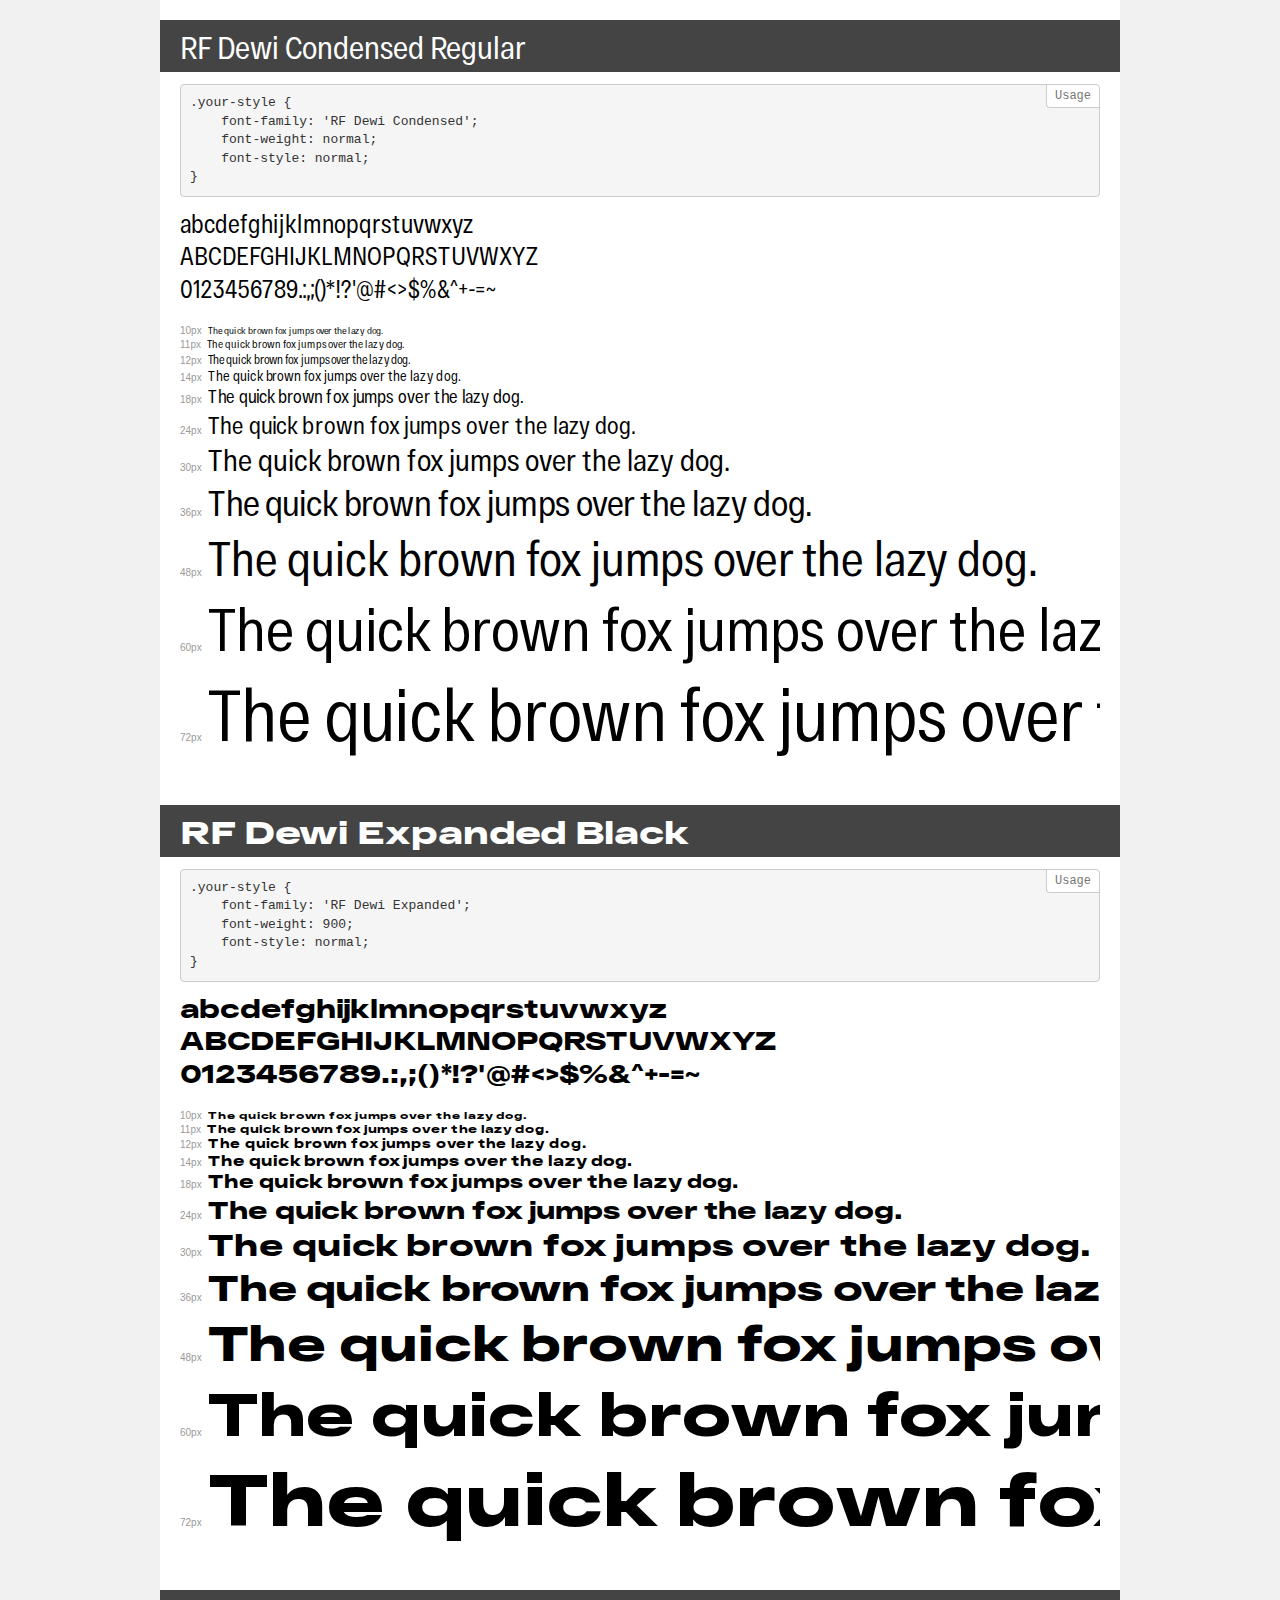
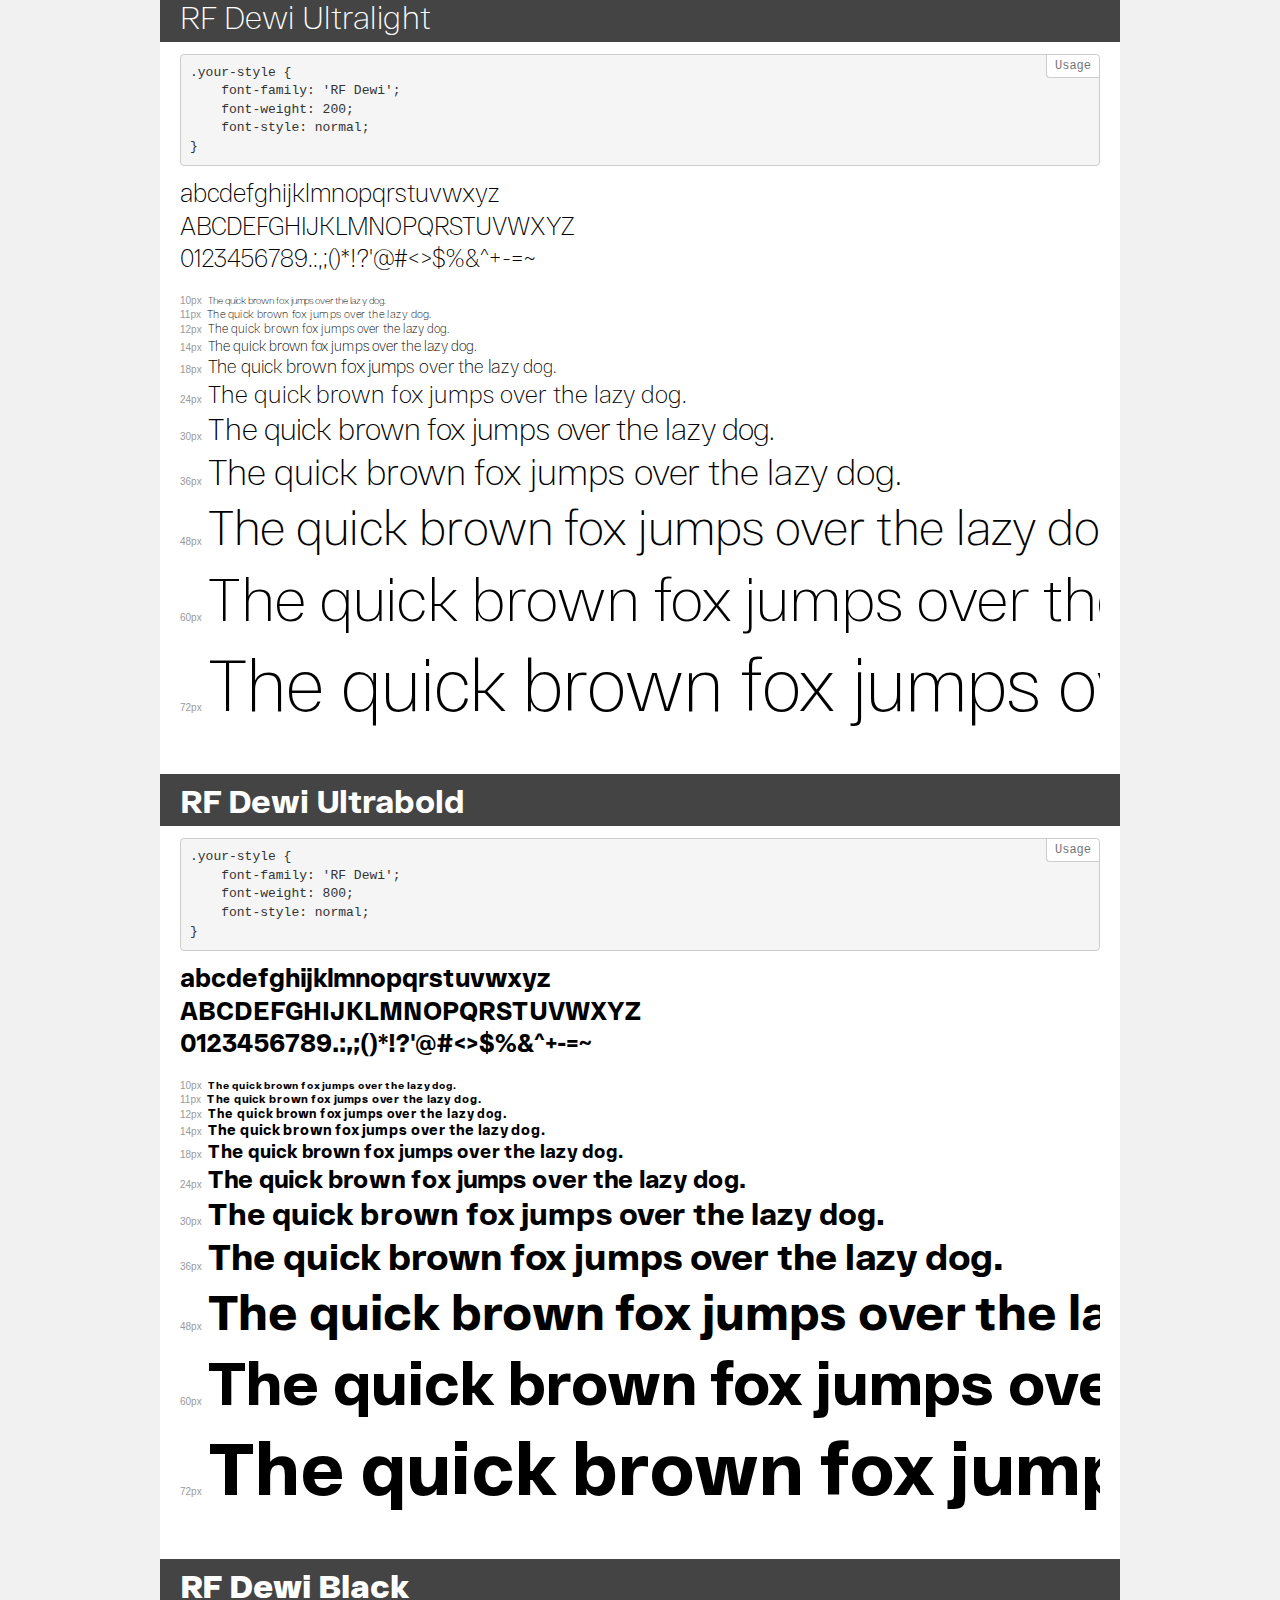
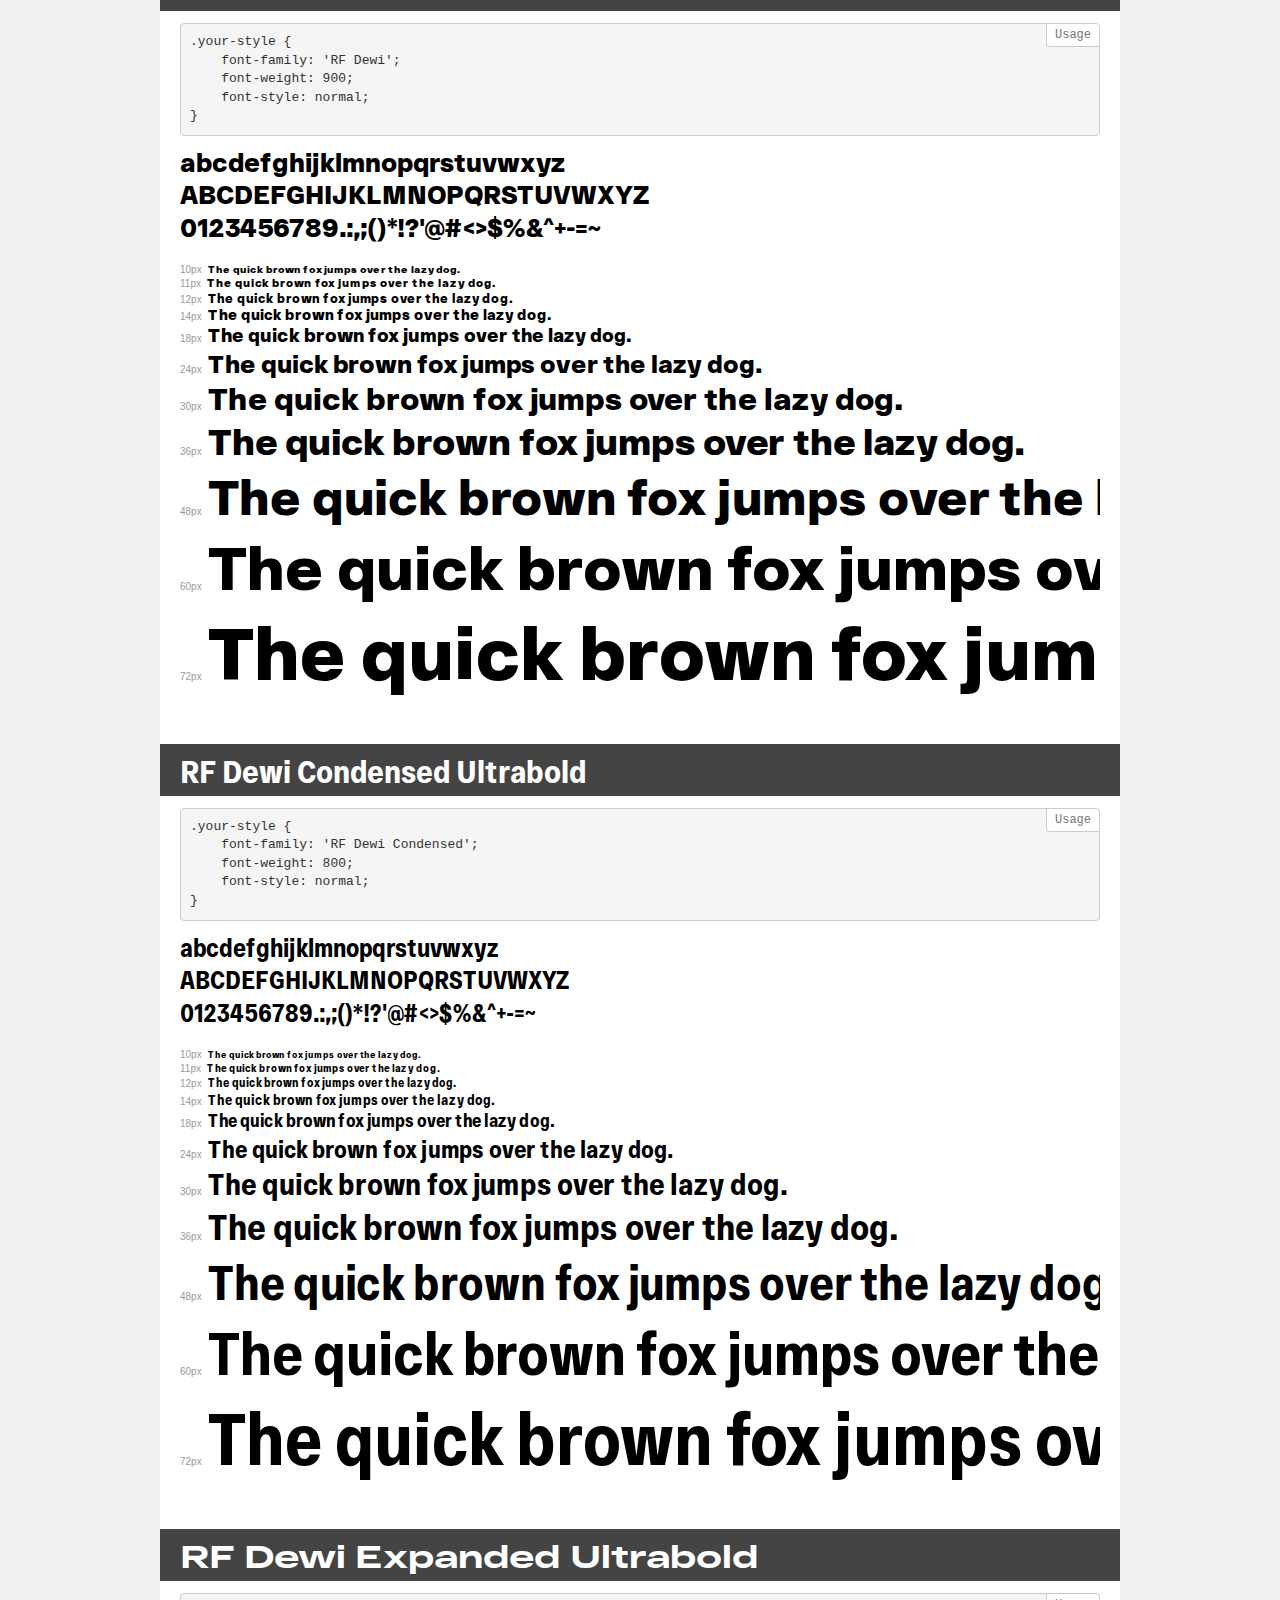
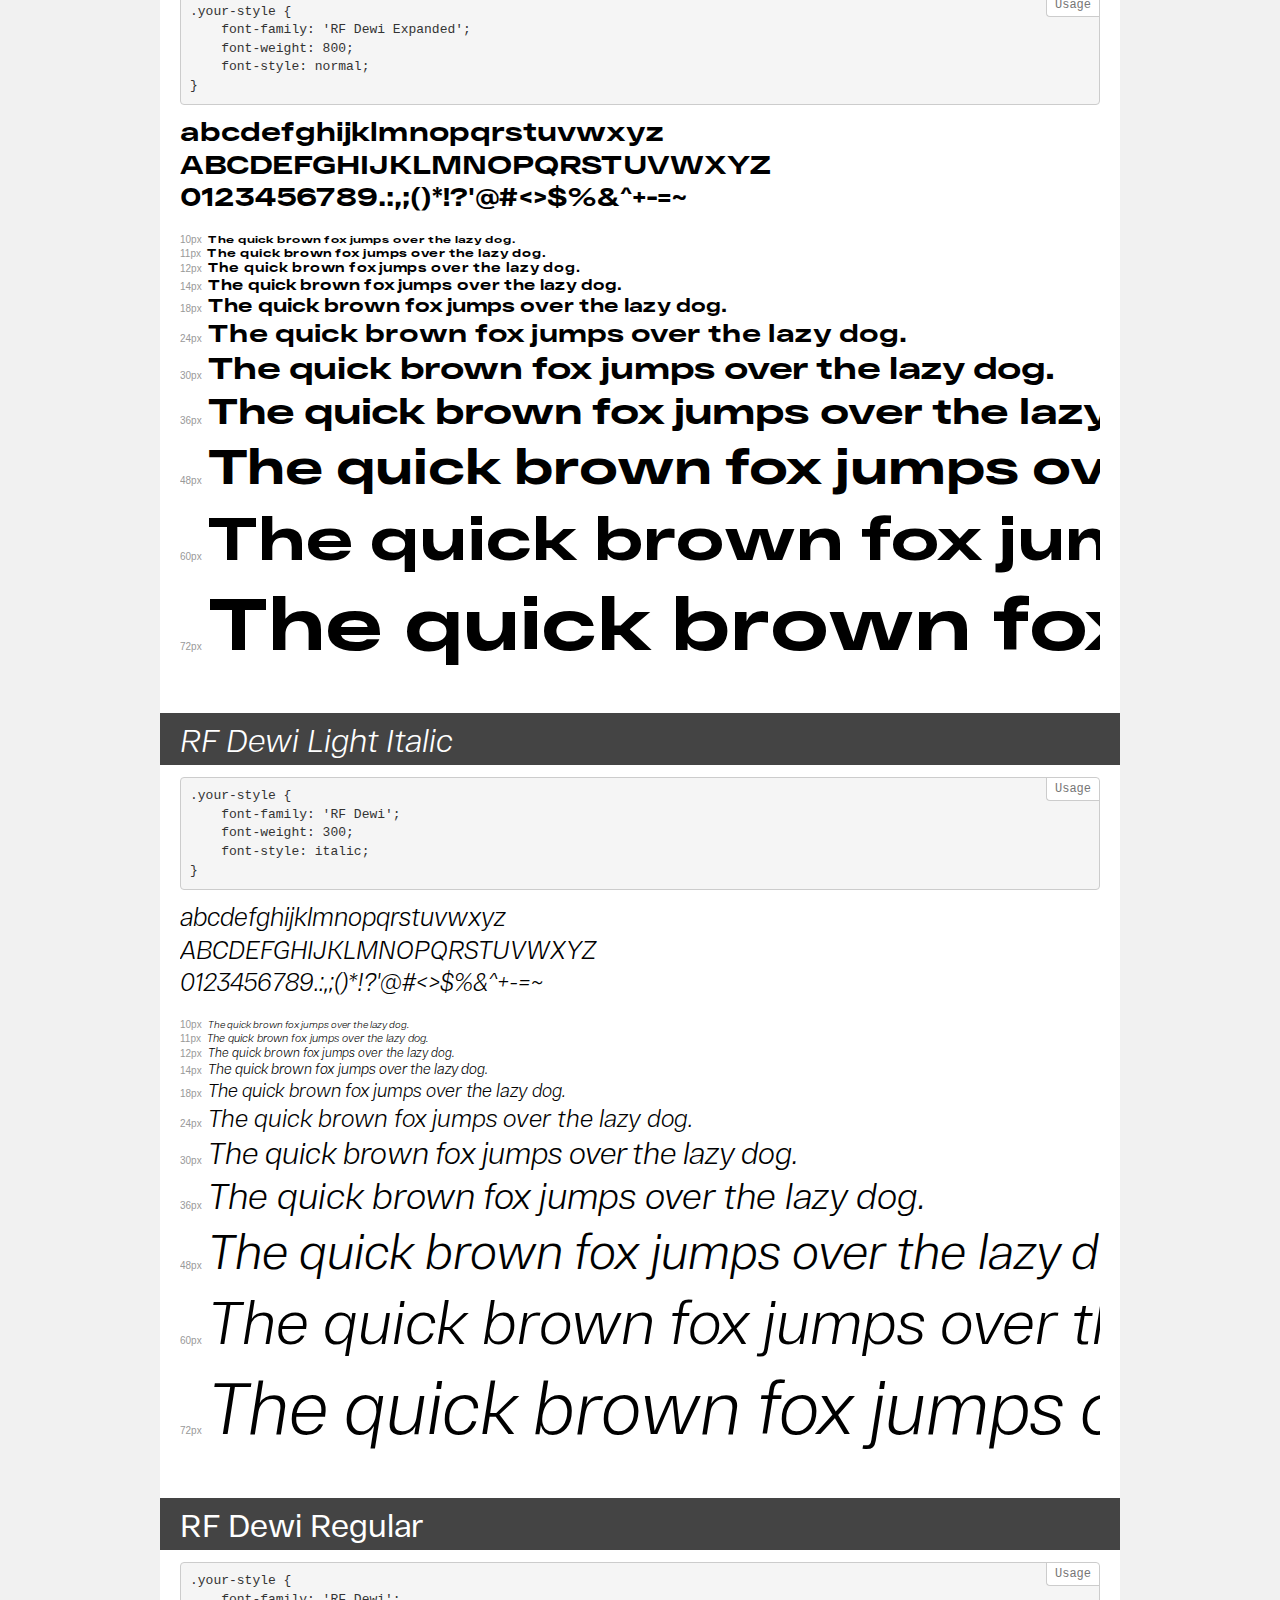
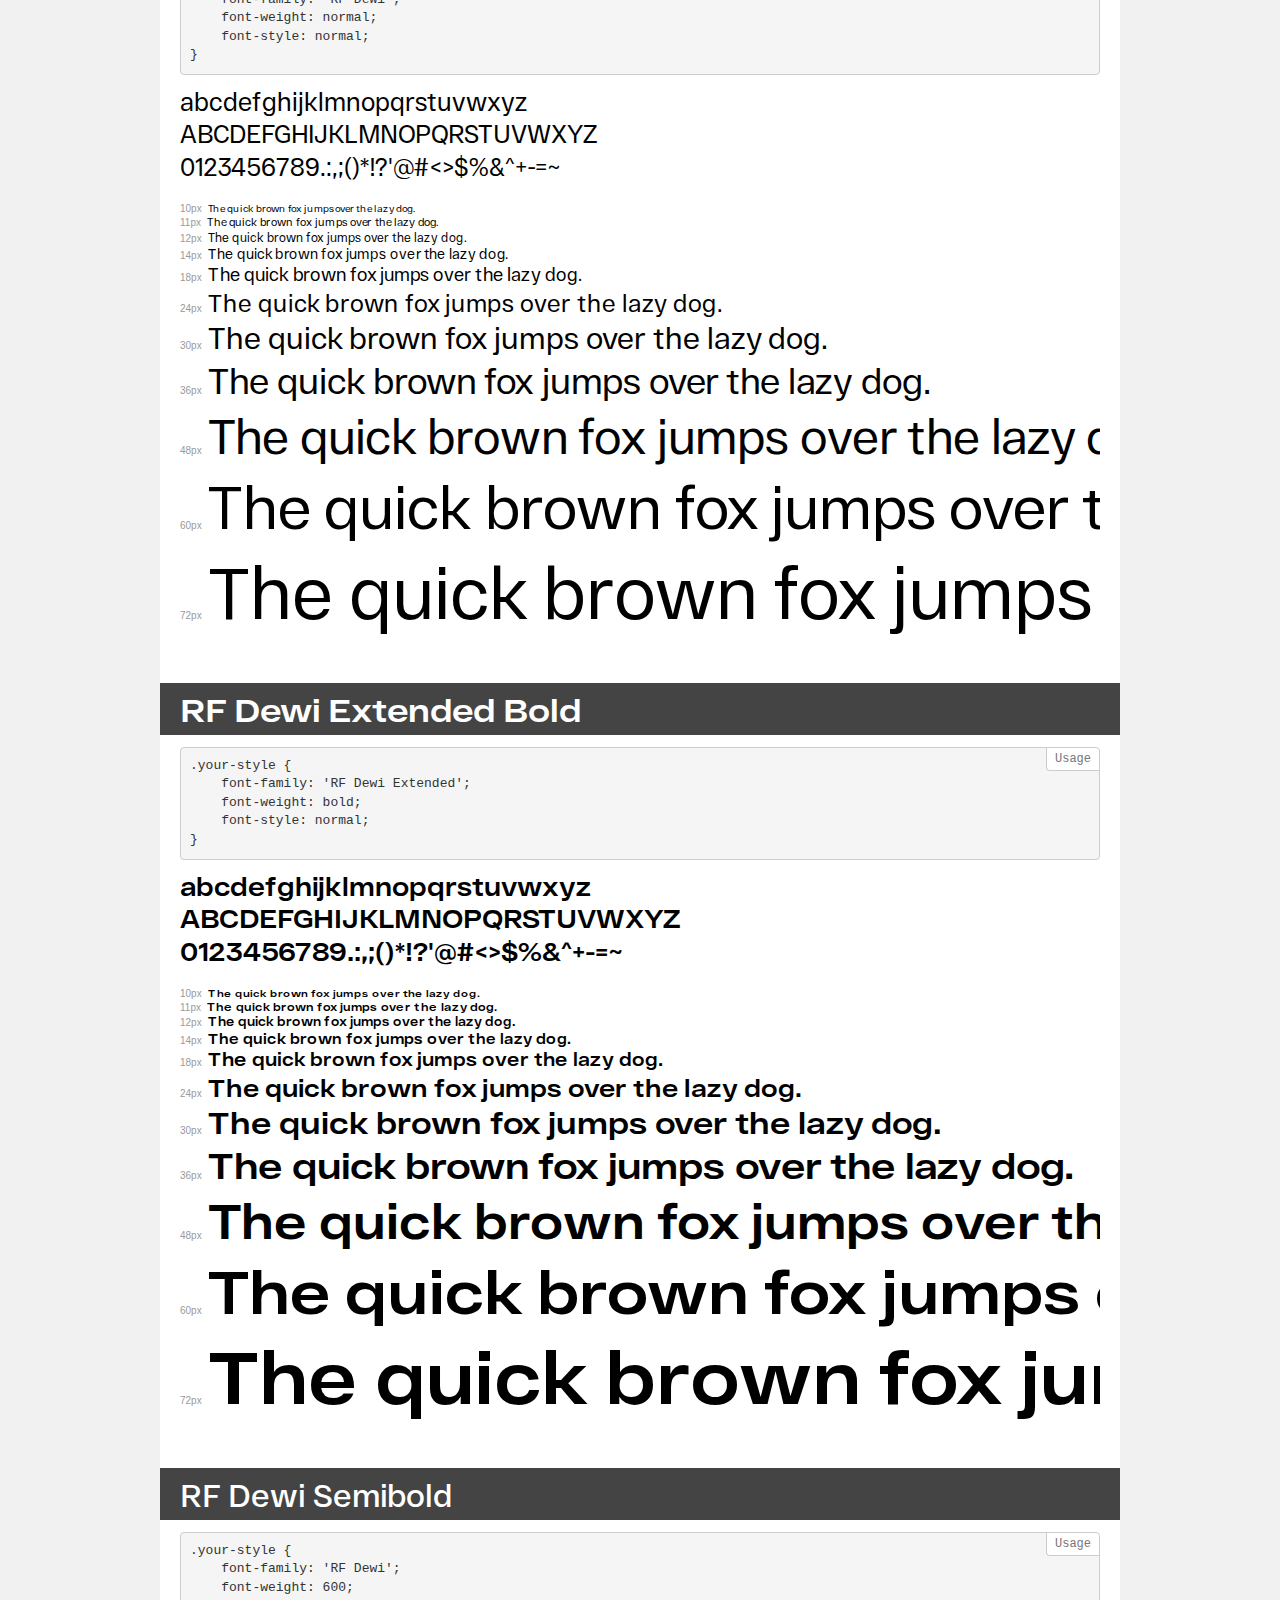
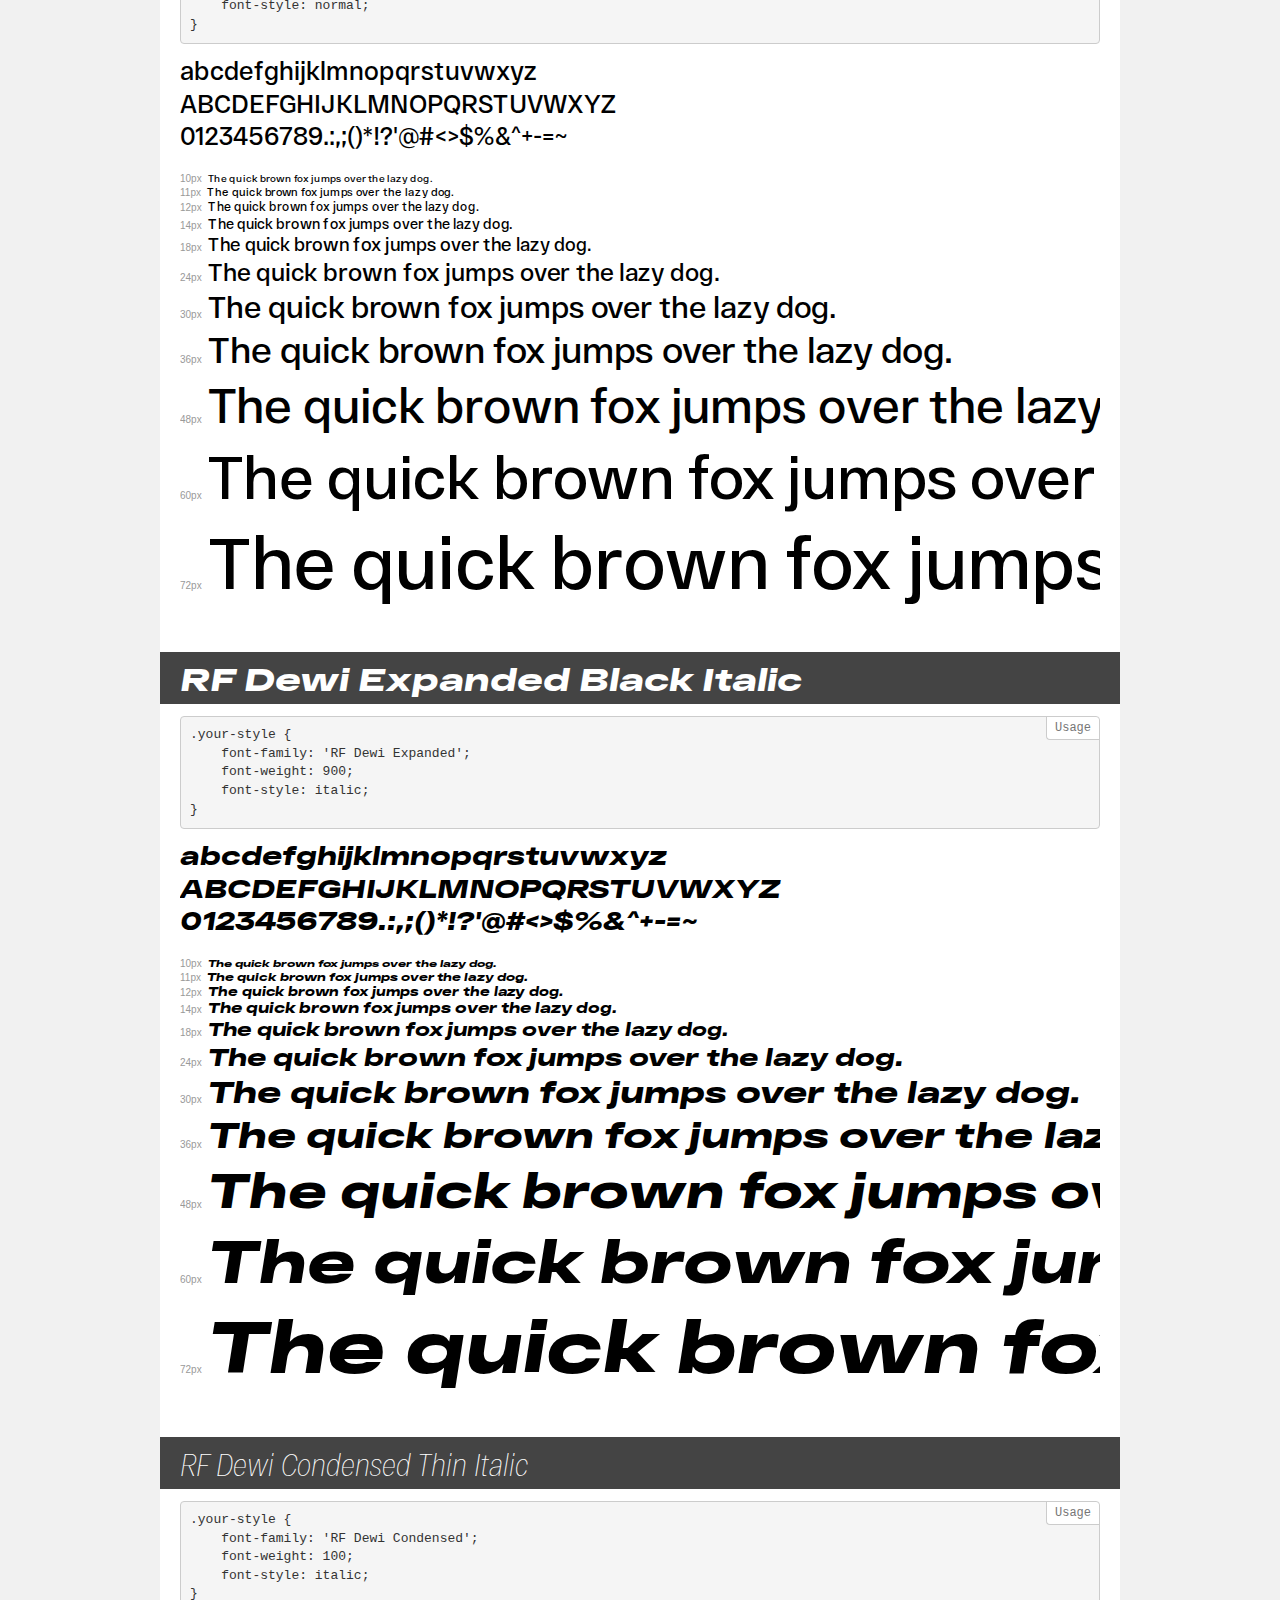
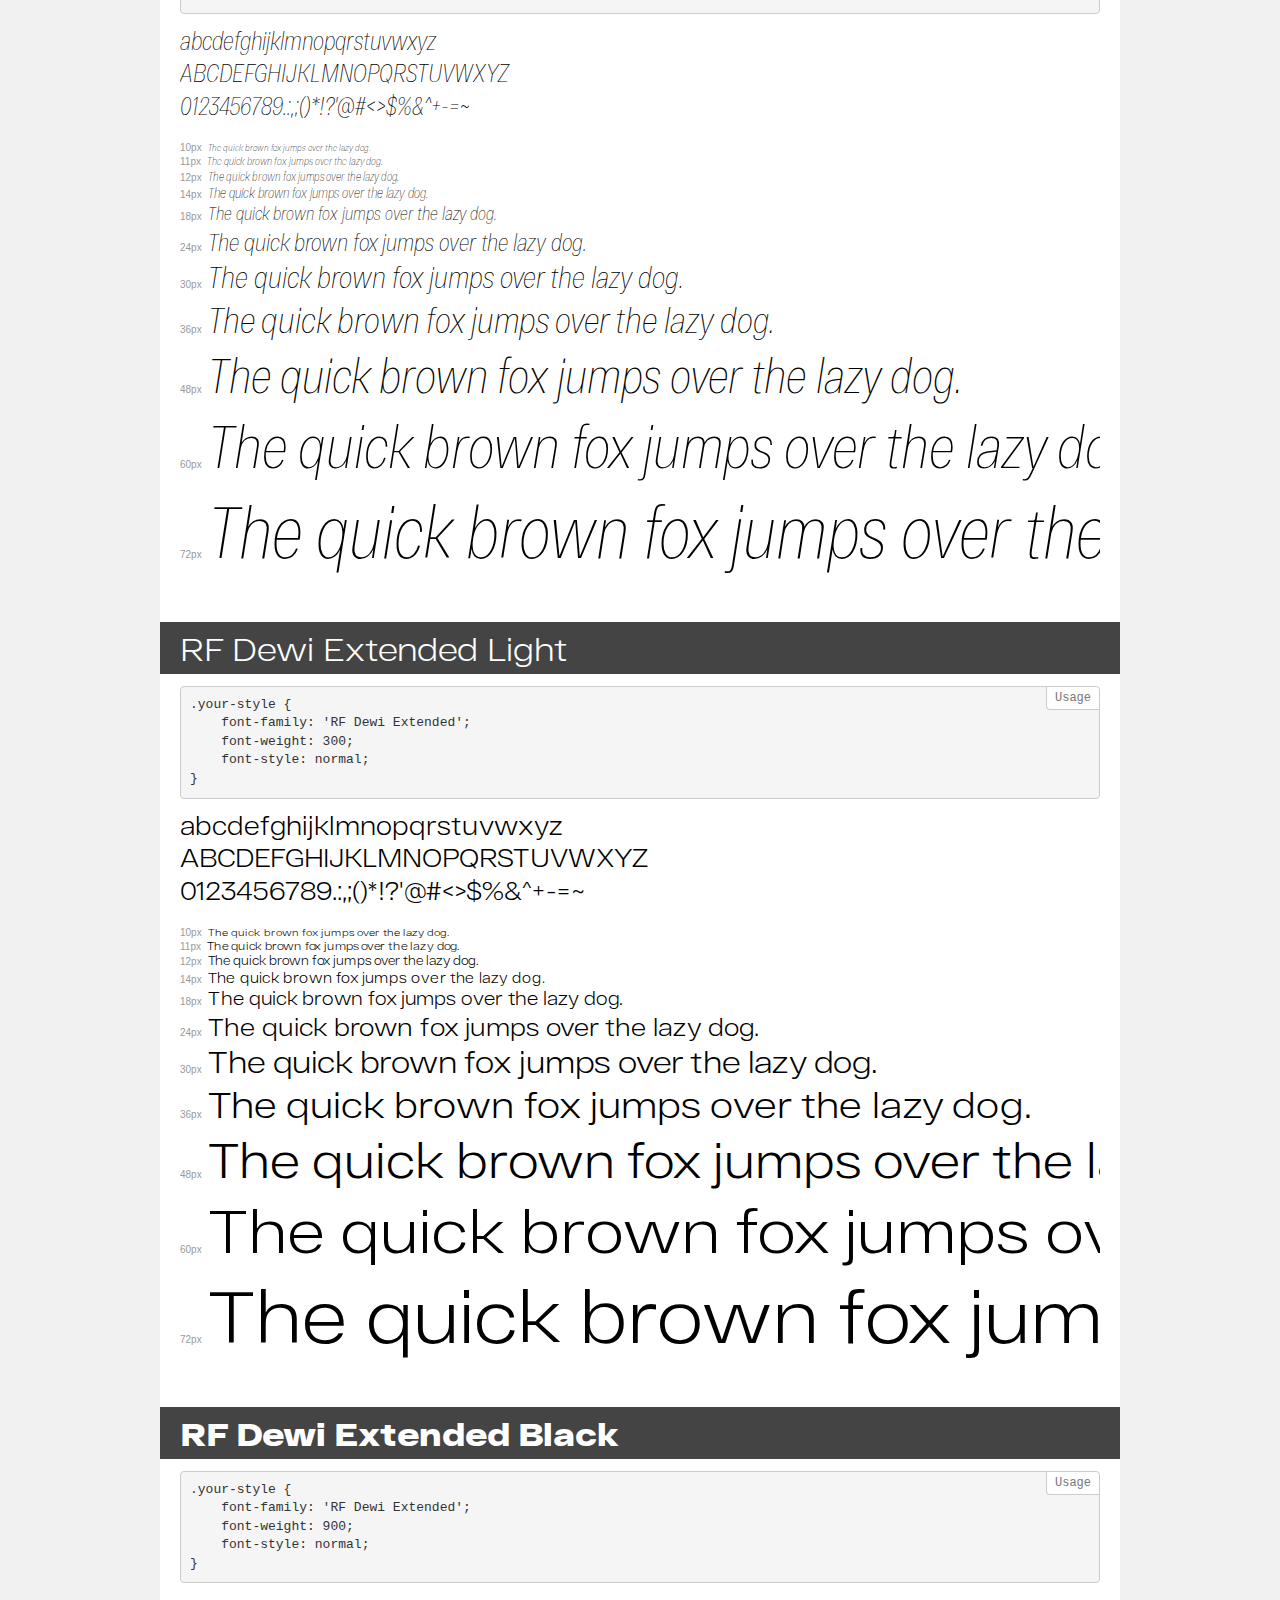
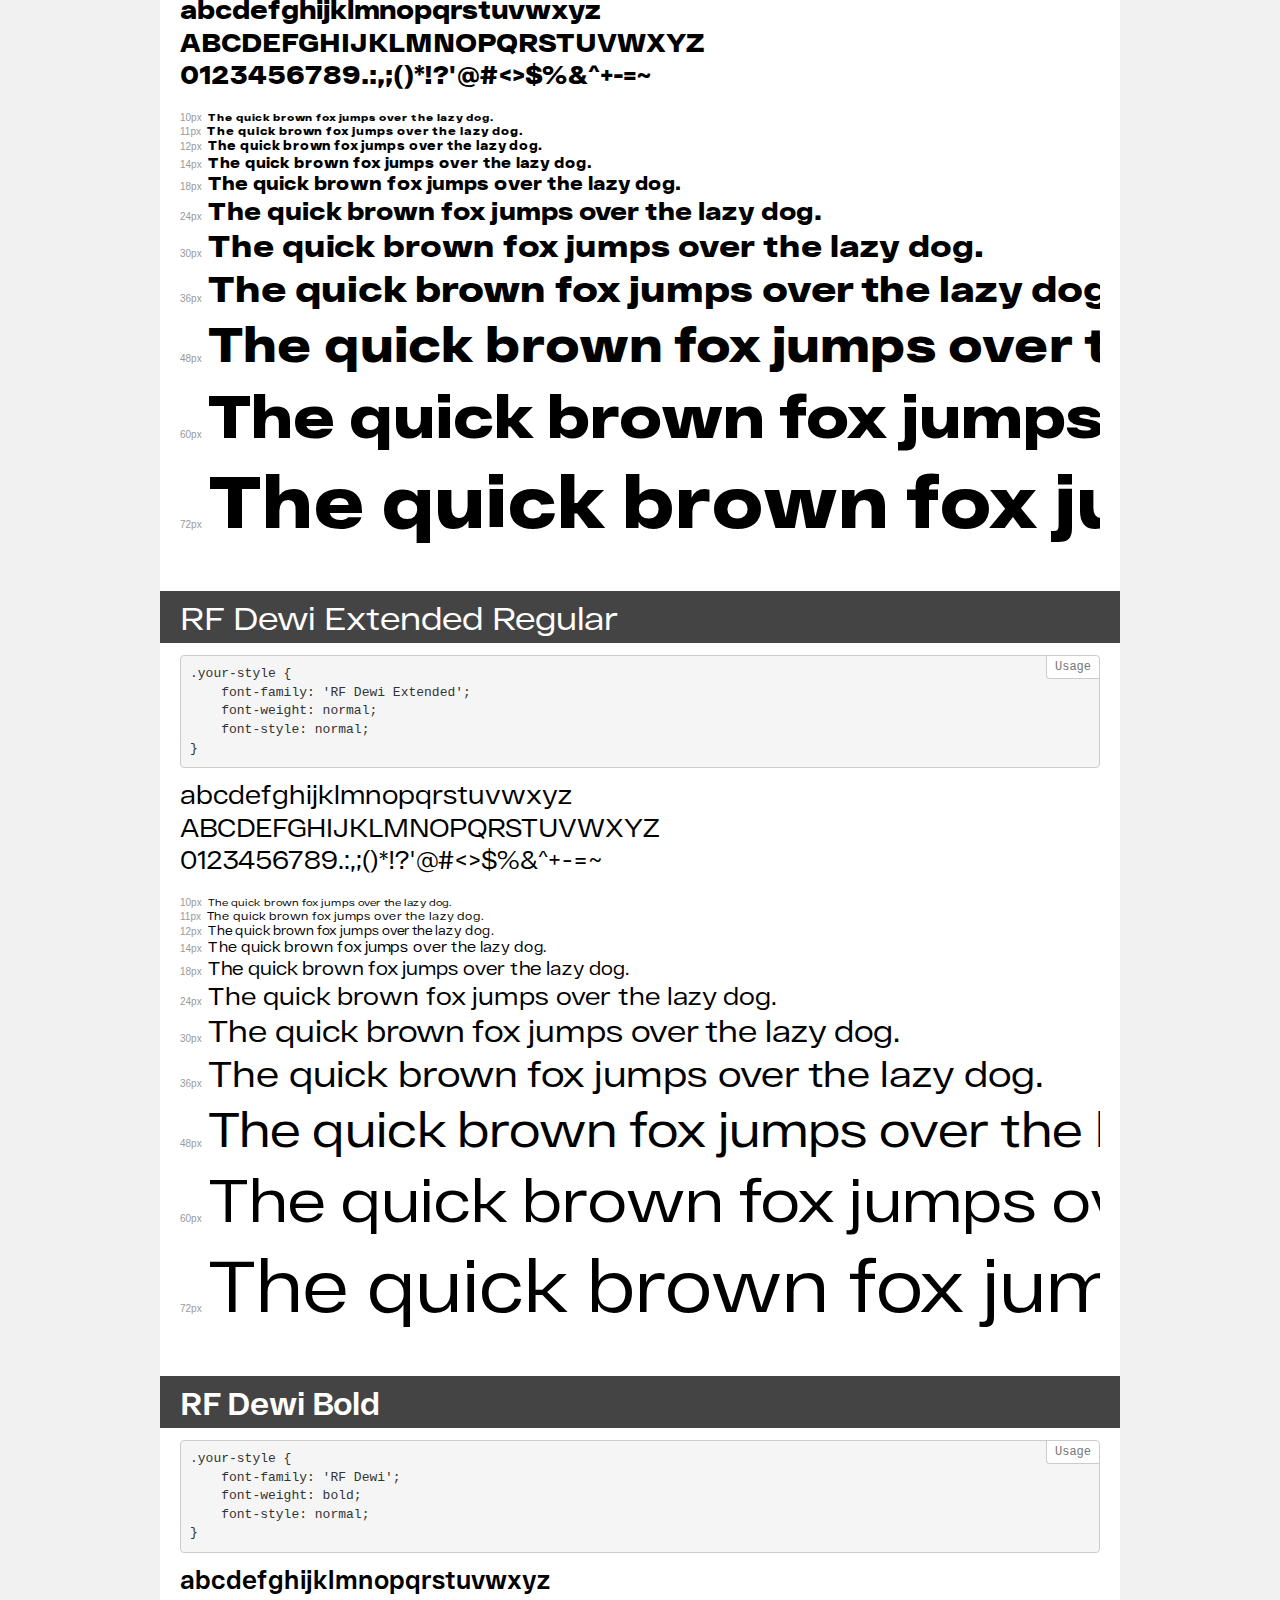
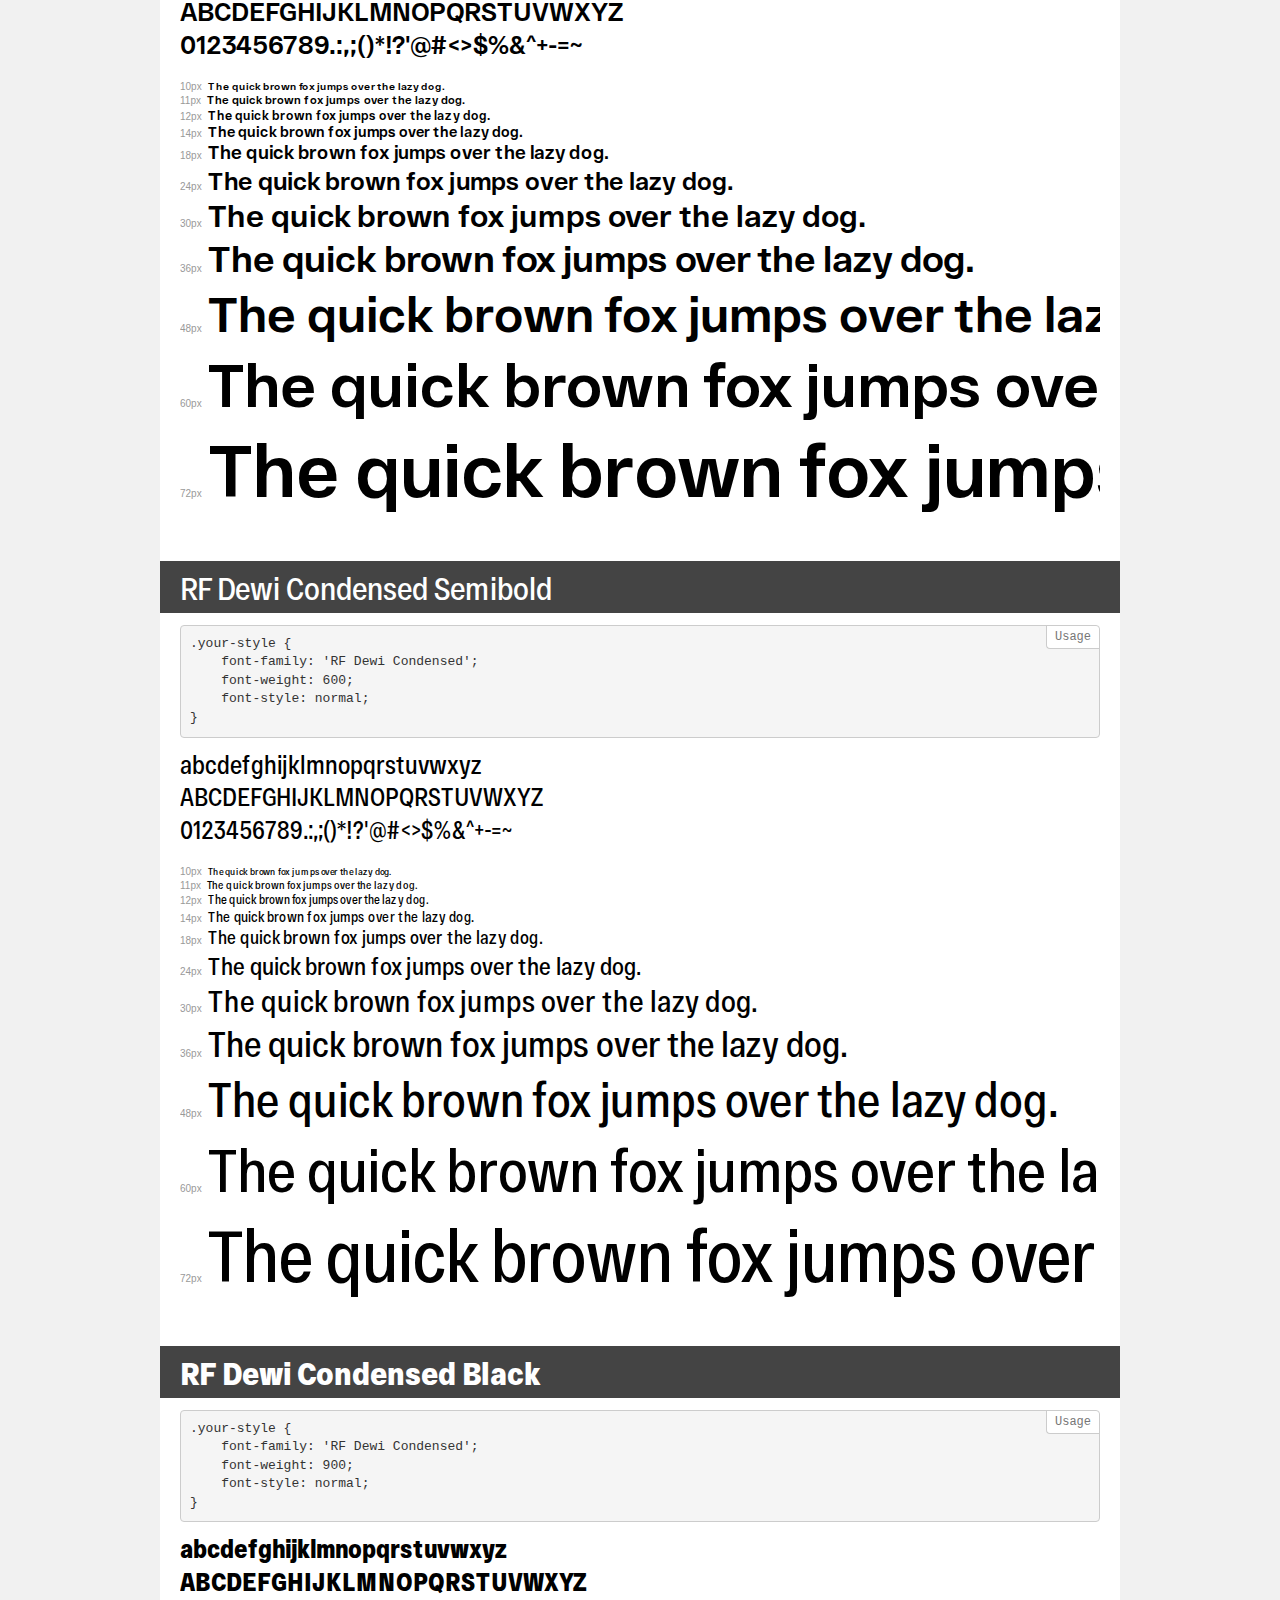
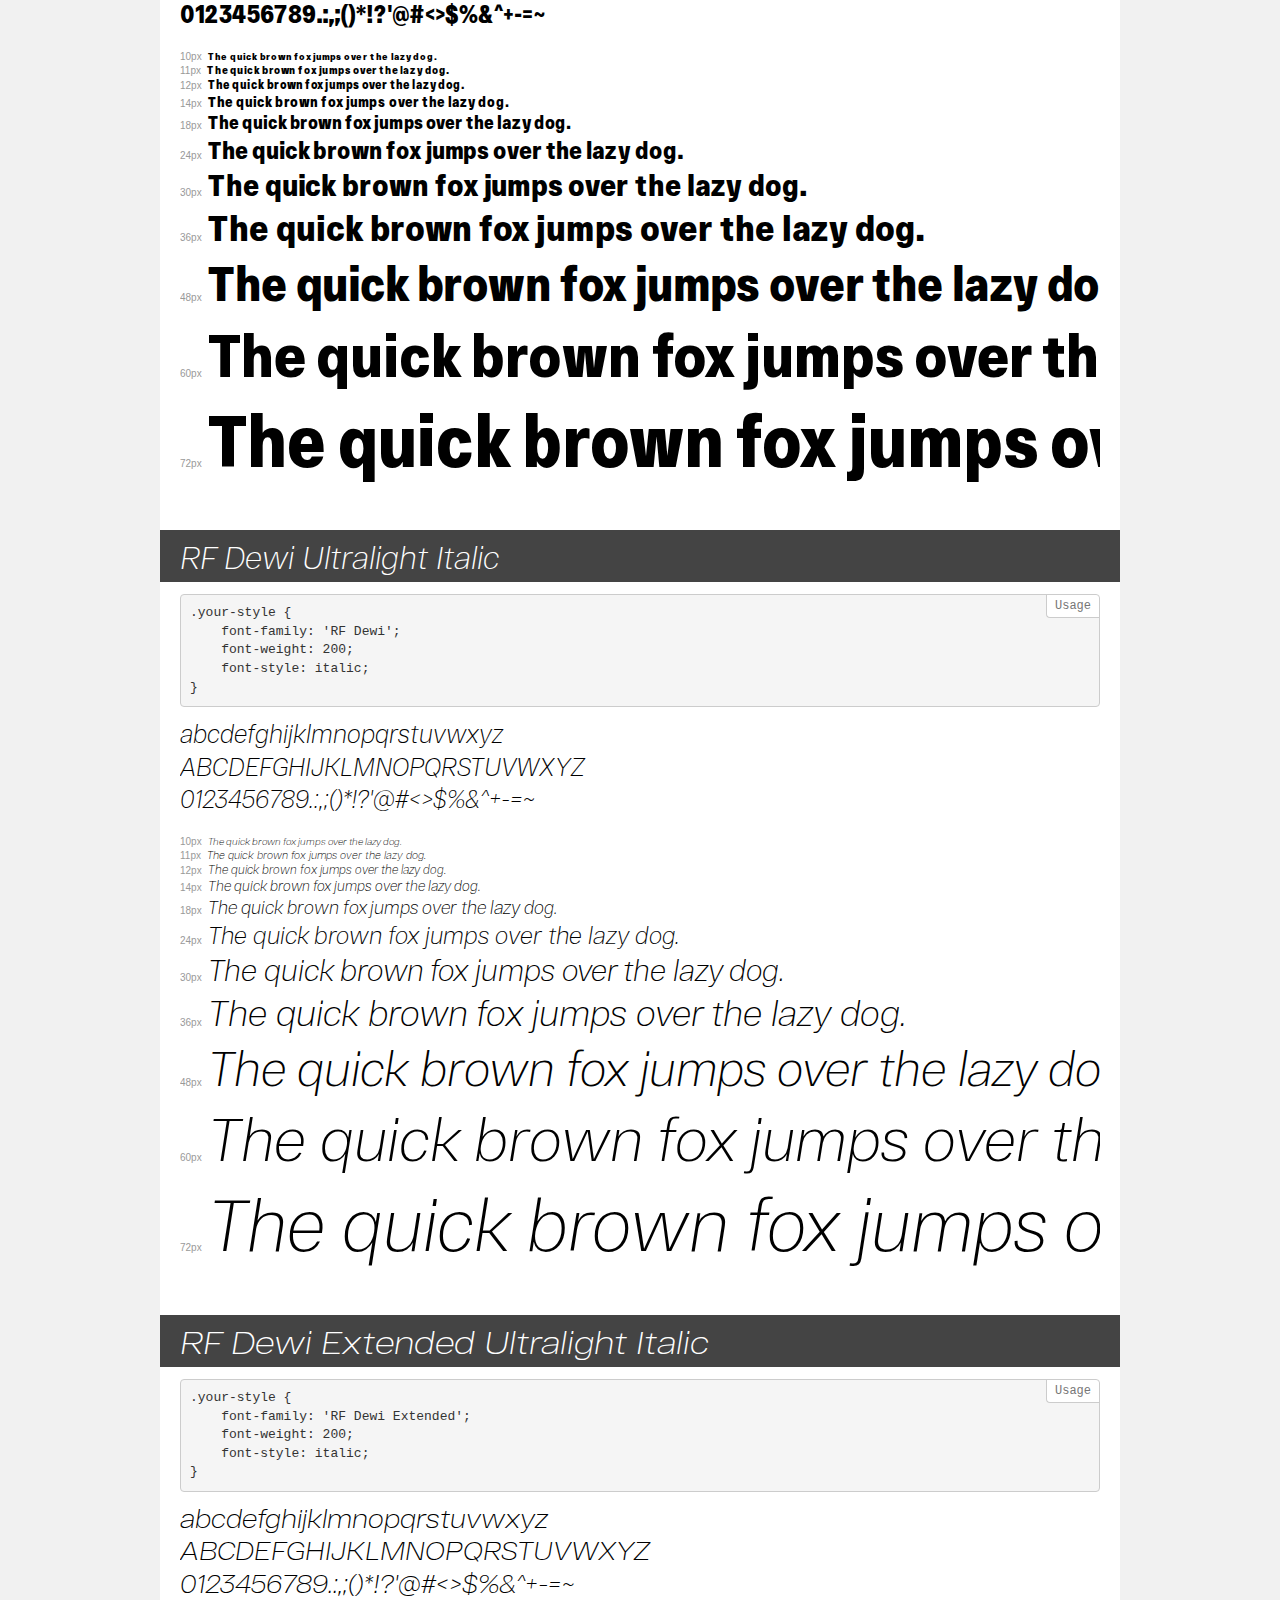
<file: fonts/demo.html>
<!DOCTYPE html>
<html>
<head>
    <meta charset="utf-8">
    <meta http-equiv="X-UA-Compatible" content="IE=edge">
    <meta name="viewport" content="width=device-width, initial-scale=1">
    <meta name="robots" content="noindex, noarchive">
    <meta name="format-detection" content="telephone=no">
    <title>Transfonter demo</title>
    <link href="stylesheet.css" rel="stylesheet">
    <style>
        /*
        http://meyerweb.com/eric/tools/css/reset/
        v2.0 | 20110126
        License: none (public domain)
        */
        html, body, div, span, applet, object, iframe,
        h1, h2, h3, h4, h5, h6, p, blockquote, pre,
        a, abbr, acronym, address, big, cite, code,
        del, dfn, em, img, ins, kbd, q, s, samp,
        small, strike, strong, sub, sup, tt, var,
        b, u, i, center,
        dl, dt, dd, ol, ul, li,
        fieldset, form, label, legend,
        table, caption, tbody, tfoot, thead, tr, th, td,
        article, aside, canvas, details, embed,
        figure, figcaption, footer, header, hgroup,
        menu, nav, output, ruby, section, summary,
        time, mark, audio, video {
            margin: 0;
            padding: 0;
            border: 0;
            font-size: 100%;
            font: inherit;
            vertical-align: baseline;
        }
        /* HTML5 display-role reset for older browsers */
        article, aside, details, figcaption, figure,
        footer, header, hgroup, menu, nav, section {
            display: block;
        }
        body {
            line-height: 1;
        }
        ol, ul {
            list-style: none;
        }
        blockquote, q {
            quotes: none;
        }
        blockquote:before, blockquote:after,
        q:before, q:after {
            content: '';
            content: none;
        }
        table {
            border-collapse: collapse;
            border-spacing: 0;
        }
        /* common styles */
        body {
            background: #f1f1f1;
            color: #000;
        }
        .page {
            background: #fff;
            width: 920px;
            margin: 0 auto;
            padding: 20px 20px 0 20px;
            overflow: hidden;
        }
        .font-container {
            overflow-x: auto;
            overflow-y: hidden;
            margin-bottom: 40px;
            line-height: 1.3;
            white-space: nowrap;
            padding-bottom: 5px;
        }
        h1 {
            position: relative;
            background: #444;
            font-size: 32px;
            color: #fff;
            padding: 10px 20px;
            margin: 0 -20px 12px -20px;
        }
        .letters {
            font-size: 25px;
            margin-bottom: 20px;
        }
        .s10:before {
            content: '10px';
        }
        .s11:before {
            content: '11px';
        }
        .s12:before {
            content: '12px';
        }
        .s14:before {
            content: '14px';
        }
        .s18:before {
            content: '18px';
        }
        .s24:before {
            content: '24px';
        }
        .s30:before {
            content: '30px';
        }
        .s36:before {
            content: '36px';
        }
        .s48:before {
            content: '48px';
        }
        .s60:before {
            content: '60px';
        }
        .s72:before {
            content: '72px';
        }
        .s10:before, .s11:before, .s12:before, .s14:before,
        .s18:before, .s24:before, .s30:before, .s36:before,
        .s48:before, .s60:before, .s72:before {
            font-family: Arial, sans-serif;
            font-size: 10px;
            font-weight: normal;
            font-style: normal;
            color: #999;
            padding-right: 6px;
        }
        pre {
            display: block;
            position: relative;
            padding: 9px;
            margin: 0 0 10px;
            font-family: Monaco, Menlo, Consolas, "Courier New", monospace !important;
            font-size: 13px;
            line-height: 1.428571429;
            color: #333;
            font-weight: normal !important;
            font-style: normal !important;
            background-color: #f5f5f5;
            border: 1px solid #ccc;
            overflow-x: auto;
            border-radius: 4px;
        }
        pre:after {
            display: block;
            position: absolute;
            right: 0;
            top: 0;
            content: 'Usage';
            line-height: 1;
            padding: 5px 8px;
            font-size: 12px;
            color: #767676;
            background-color: #fff;
            border: 1px solid #ccc;
            border-right: none;
            border-top: none;
            border-radius: 0 4px 0 4px;
            z-index: 10;
        }
        /* responsive */
        @media (max-width: 959px) {
            .page {
                width: auto;
                margin: 0;
            }
        }
    </style>
</head>
<body>
<div class="page">
    <div class="demo" style="font-family: 'RF Dewi Condensed'; font-weight: normal; font-style: normal;">
        <h1>RF Dewi Condensed Regular</h1>
        <pre>.your-style {
    font-family: 'RF Dewi Condensed';
    font-weight: normal;
    font-style: normal;
}</pre>
        <div class="font-container">
            <p class="letters">
                abcdefghijklmnopqrstuvwxyz<br>
ABCDEFGHIJKLMNOPQRSTUVWXYZ<br>
                0123456789.:,;()*!?'@#<>$%&^+-=~
            </p>
            <p class="s10" style="font-size: 10px;">The quick brown fox jumps over the lazy dog.</p>
            <p class="s11" style="font-size: 11px;">The quick brown fox jumps over the lazy dog.</p>
            <p class="s12" style="font-size: 12px;">The quick brown fox jumps over the lazy dog.</p>
            <p class="s14" style="font-size: 14px;">The quick brown fox jumps over the lazy dog.</p>
            <p class="s18" style="font-size: 18px;">The quick brown fox jumps over the lazy dog.</p>
            <p class="s24" style="font-size: 24px;">The quick brown fox jumps over the lazy dog.</p>
            <p class="s30" style="font-size: 30px;">The quick brown fox jumps over the lazy dog.</p>
            <p class="s36" style="font-size: 36px;">The quick brown fox jumps over the lazy dog.</p>
            <p class="s48" style="font-size: 48px;">The quick brown fox jumps over the lazy dog.</p>
            <p class="s60" style="font-size: 60px;">The quick brown fox jumps over the lazy dog.</p>
            <p class="s72" style="font-size: 72px;">The quick brown fox jumps over the lazy dog.</p>
        </div>
    </div>
    <div class="demo" style="font-family: 'RF Dewi Expanded'; font-weight: 900; font-style: normal;">
        <h1>RF Dewi Expanded Black</h1>
        <pre>.your-style {
    font-family: 'RF Dewi Expanded';
    font-weight: 900;
    font-style: normal;
}</pre>
        <div class="font-container">
            <p class="letters">
                abcdefghijklmnopqrstuvwxyz<br>
ABCDEFGHIJKLMNOPQRSTUVWXYZ<br>
                0123456789.:,;()*!?'@#<>$%&^+-=~
            </p>
            <p class="s10" style="font-size: 10px;">The quick brown fox jumps over the lazy dog.</p>
            <p class="s11" style="font-size: 11px;">The quick brown fox jumps over the lazy dog.</p>
            <p class="s12" style="font-size: 12px;">The quick brown fox jumps over the lazy dog.</p>
            <p class="s14" style="font-size: 14px;">The quick brown fox jumps over the lazy dog.</p>
            <p class="s18" style="font-size: 18px;">The quick brown fox jumps over the lazy dog.</p>
            <p class="s24" style="font-size: 24px;">The quick brown fox jumps over the lazy dog.</p>
            <p class="s30" style="font-size: 30px;">The quick brown fox jumps over the lazy dog.</p>
            <p class="s36" style="font-size: 36px;">The quick brown fox jumps over the lazy dog.</p>
            <p class="s48" style="font-size: 48px;">The quick brown fox jumps over the lazy dog.</p>
            <p class="s60" style="font-size: 60px;">The quick brown fox jumps over the lazy dog.</p>
            <p class="s72" style="font-size: 72px;">The quick brown fox jumps over the lazy dog.</p>
        </div>
    </div>
    <div class="demo" style="font-family: 'RF Dewi'; font-weight: 200; font-style: normal;">
        <h1>RF Dewi Ultralight</h1>
        <pre>.your-style {
    font-family: 'RF Dewi';
    font-weight: 200;
    font-style: normal;
}</pre>
        <div class="font-container">
            <p class="letters">
                abcdefghijklmnopqrstuvwxyz<br>
ABCDEFGHIJKLMNOPQRSTUVWXYZ<br>
                0123456789.:,;()*!?'@#<>$%&^+-=~
            </p>
            <p class="s10" style="font-size: 10px;">The quick brown fox jumps over the lazy dog.</p>
            <p class="s11" style="font-size: 11px;">The quick brown fox jumps over the lazy dog.</p>
            <p class="s12" style="font-size: 12px;">The quick brown fox jumps over the lazy dog.</p>
            <p class="s14" style="font-size: 14px;">The quick brown fox jumps over the lazy dog.</p>
            <p class="s18" style="font-size: 18px;">The quick brown fox jumps over the lazy dog.</p>
            <p class="s24" style="font-size: 24px;">The quick brown fox jumps over the lazy dog.</p>
            <p class="s30" style="font-size: 30px;">The quick brown fox jumps over the lazy dog.</p>
            <p class="s36" style="font-size: 36px;">The quick brown fox jumps over the lazy dog.</p>
            <p class="s48" style="font-size: 48px;">The quick brown fox jumps over the lazy dog.</p>
            <p class="s60" style="font-size: 60px;">The quick brown fox jumps over the lazy dog.</p>
            <p class="s72" style="font-size: 72px;">The quick brown fox jumps over the lazy dog.</p>
        </div>
    </div>
    <div class="demo" style="font-family: 'RF Dewi'; font-weight: 800; font-style: normal;">
        <h1>RF Dewi Ultrabold</h1>
        <pre>.your-style {
    font-family: 'RF Dewi';
    font-weight: 800;
    font-style: normal;
}</pre>
        <div class="font-container">
            <p class="letters">
                abcdefghijklmnopqrstuvwxyz<br>
ABCDEFGHIJKLMNOPQRSTUVWXYZ<br>
                0123456789.:,;()*!?'@#<>$%&^+-=~
            </p>
            <p class="s10" style="font-size: 10px;">The quick brown fox jumps over the lazy dog.</p>
            <p class="s11" style="font-size: 11px;">The quick brown fox jumps over the lazy dog.</p>
            <p class="s12" style="font-size: 12px;">The quick brown fox jumps over the lazy dog.</p>
            <p class="s14" style="font-size: 14px;">The quick brown fox jumps over the lazy dog.</p>
            <p class="s18" style="font-size: 18px;">The quick brown fox jumps over the lazy dog.</p>
            <p class="s24" style="font-size: 24px;">The quick brown fox jumps over the lazy dog.</p>
            <p class="s30" style="font-size: 30px;">The quick brown fox jumps over the lazy dog.</p>
            <p class="s36" style="font-size: 36px;">The quick brown fox jumps over the lazy dog.</p>
            <p class="s48" style="font-size: 48px;">The quick brown fox jumps over the lazy dog.</p>
            <p class="s60" style="font-size: 60px;">The quick brown fox jumps over the lazy dog.</p>
            <p class="s72" style="font-size: 72px;">The quick brown fox jumps over the lazy dog.</p>
        </div>
    </div>
    <div class="demo" style="font-family: 'RF Dewi'; font-weight: 900; font-style: normal;">
        <h1>RF Dewi Black</h1>
        <pre>.your-style {
    font-family: 'RF Dewi';
    font-weight: 900;
    font-style: normal;
}</pre>
        <div class="font-container">
            <p class="letters">
                abcdefghijklmnopqrstuvwxyz<br>
ABCDEFGHIJKLMNOPQRSTUVWXYZ<br>
                0123456789.:,;()*!?'@#<>$%&^+-=~
            </p>
            <p class="s10" style="font-size: 10px;">The quick brown fox jumps over the lazy dog.</p>
            <p class="s11" style="font-size: 11px;">The quick brown fox jumps over the lazy dog.</p>
            <p class="s12" style="font-size: 12px;">The quick brown fox jumps over the lazy dog.</p>
            <p class="s14" style="font-size: 14px;">The quick brown fox jumps over the lazy dog.</p>
            <p class="s18" style="font-size: 18px;">The quick brown fox jumps over the lazy dog.</p>
            <p class="s24" style="font-size: 24px;">The quick brown fox jumps over the lazy dog.</p>
            <p class="s30" style="font-size: 30px;">The quick brown fox jumps over the lazy dog.</p>
            <p class="s36" style="font-size: 36px;">The quick brown fox jumps over the lazy dog.</p>
            <p class="s48" style="font-size: 48px;">The quick brown fox jumps over the lazy dog.</p>
            <p class="s60" style="font-size: 60px;">The quick brown fox jumps over the lazy dog.</p>
            <p class="s72" style="font-size: 72px;">The quick brown fox jumps over the lazy dog.</p>
        </div>
    </div>
    <div class="demo" style="font-family: 'RF Dewi Condensed'; font-weight: 800; font-style: normal;">
        <h1>RF Dewi Condensed Ultrabold</h1>
        <pre>.your-style {
    font-family: 'RF Dewi Condensed';
    font-weight: 800;
    font-style: normal;
}</pre>
        <div class="font-container">
            <p class="letters">
                abcdefghijklmnopqrstuvwxyz<br>
ABCDEFGHIJKLMNOPQRSTUVWXYZ<br>
                0123456789.:,;()*!?'@#<>$%&^+-=~
            </p>
            <p class="s10" style="font-size: 10px;">The quick brown fox jumps over the lazy dog.</p>
            <p class="s11" style="font-size: 11px;">The quick brown fox jumps over the lazy dog.</p>
            <p class="s12" style="font-size: 12px;">The quick brown fox jumps over the lazy dog.</p>
            <p class="s14" style="font-size: 14px;">The quick brown fox jumps over the lazy dog.</p>
            <p class="s18" style="font-size: 18px;">The quick brown fox jumps over the lazy dog.</p>
            <p class="s24" style="font-size: 24px;">The quick brown fox jumps over the lazy dog.</p>
            <p class="s30" style="font-size: 30px;">The quick brown fox jumps over the lazy dog.</p>
            <p class="s36" style="font-size: 36px;">The quick brown fox jumps over the lazy dog.</p>
            <p class="s48" style="font-size: 48px;">The quick brown fox jumps over the lazy dog.</p>
            <p class="s60" style="font-size: 60px;">The quick brown fox jumps over the lazy dog.</p>
            <p class="s72" style="font-size: 72px;">The quick brown fox jumps over the lazy dog.</p>
        </div>
    </div>
    <div class="demo" style="font-family: 'RF Dewi Expanded'; font-weight: 800; font-style: normal;">
        <h1>RF Dewi Expanded Ultrabold</h1>
        <pre>.your-style {
    font-family: 'RF Dewi Expanded';
    font-weight: 800;
    font-style: normal;
}</pre>
        <div class="font-container">
            <p class="letters">
                abcdefghijklmnopqrstuvwxyz<br>
ABCDEFGHIJKLMNOPQRSTUVWXYZ<br>
                0123456789.:,;()*!?'@#<>$%&^+-=~
            </p>
            <p class="s10" style="font-size: 10px;">The quick brown fox jumps over the lazy dog.</p>
            <p class="s11" style="font-size: 11px;">The quick brown fox jumps over the lazy dog.</p>
            <p class="s12" style="font-size: 12px;">The quick brown fox jumps over the lazy dog.</p>
            <p class="s14" style="font-size: 14px;">The quick brown fox jumps over the lazy dog.</p>
            <p class="s18" style="font-size: 18px;">The quick brown fox jumps over the lazy dog.</p>
            <p class="s24" style="font-size: 24px;">The quick brown fox jumps over the lazy dog.</p>
            <p class="s30" style="font-size: 30px;">The quick brown fox jumps over the lazy dog.</p>
            <p class="s36" style="font-size: 36px;">The quick brown fox jumps over the lazy dog.</p>
            <p class="s48" style="font-size: 48px;">The quick brown fox jumps over the lazy dog.</p>
            <p class="s60" style="font-size: 60px;">The quick brown fox jumps over the lazy dog.</p>
            <p class="s72" style="font-size: 72px;">The quick brown fox jumps over the lazy dog.</p>
        </div>
    </div>
    <div class="demo" style="font-family: 'RF Dewi'; font-weight: 300; font-style: italic;">
        <h1>RF Dewi Light Italic</h1>
        <pre>.your-style {
    font-family: 'RF Dewi';
    font-weight: 300;
    font-style: italic;
}</pre>
        <div class="font-container">
            <p class="letters">
                abcdefghijklmnopqrstuvwxyz<br>
ABCDEFGHIJKLMNOPQRSTUVWXYZ<br>
                0123456789.:,;()*!?'@#<>$%&^+-=~
            </p>
            <p class="s10" style="font-size: 10px;">The quick brown fox jumps over the lazy dog.</p>
            <p class="s11" style="font-size: 11px;">The quick brown fox jumps over the lazy dog.</p>
            <p class="s12" style="font-size: 12px;">The quick brown fox jumps over the lazy dog.</p>
            <p class="s14" style="font-size: 14px;">The quick brown fox jumps over the lazy dog.</p>
            <p class="s18" style="font-size: 18px;">The quick brown fox jumps over the lazy dog.</p>
            <p class="s24" style="font-size: 24px;">The quick brown fox jumps over the lazy dog.</p>
            <p class="s30" style="font-size: 30px;">The quick brown fox jumps over the lazy dog.</p>
            <p class="s36" style="font-size: 36px;">The quick brown fox jumps over the lazy dog.</p>
            <p class="s48" style="font-size: 48px;">The quick brown fox jumps over the lazy dog.</p>
            <p class="s60" style="font-size: 60px;">The quick brown fox jumps over the lazy dog.</p>
            <p class="s72" style="font-size: 72px;">The quick brown fox jumps over the lazy dog.</p>
        </div>
    </div>
    <div class="demo" style="font-family: 'RF Dewi'; font-weight: normal; font-style: normal;">
        <h1>RF Dewi Regular</h1>
        <pre>.your-style {
    font-family: 'RF Dewi';
    font-weight: normal;
    font-style: normal;
}</pre>
        <div class="font-container">
            <p class="letters">
                abcdefghijklmnopqrstuvwxyz<br>
ABCDEFGHIJKLMNOPQRSTUVWXYZ<br>
                0123456789.:,;()*!?'@#<>$%&^+-=~
            </p>
            <p class="s10" style="font-size: 10px;">The quick brown fox jumps over the lazy dog.</p>
            <p class="s11" style="font-size: 11px;">The quick brown fox jumps over the lazy dog.</p>
            <p class="s12" style="font-size: 12px;">The quick brown fox jumps over the lazy dog.</p>
            <p class="s14" style="font-size: 14px;">The quick brown fox jumps over the lazy dog.</p>
            <p class="s18" style="font-size: 18px;">The quick brown fox jumps over the lazy dog.</p>
            <p class="s24" style="font-size: 24px;">The quick brown fox jumps over the lazy dog.</p>
            <p class="s30" style="font-size: 30px;">The quick brown fox jumps over the lazy dog.</p>
            <p class="s36" style="font-size: 36px;">The quick brown fox jumps over the lazy dog.</p>
            <p class="s48" style="font-size: 48px;">The quick brown fox jumps over the lazy dog.</p>
            <p class="s60" style="font-size: 60px;">The quick brown fox jumps over the lazy dog.</p>
            <p class="s72" style="font-size: 72px;">The quick brown fox jumps over the lazy dog.</p>
        </div>
    </div>
    <div class="demo" style="font-family: 'RF Dewi Extended'; font-weight: bold; font-style: normal;">
        <h1>RF Dewi Extended Bold</h1>
        <pre>.your-style {
    font-family: 'RF Dewi Extended';
    font-weight: bold;
    font-style: normal;
}</pre>
        <div class="font-container">
            <p class="letters">
                abcdefghijklmnopqrstuvwxyz<br>
ABCDEFGHIJKLMNOPQRSTUVWXYZ<br>
                0123456789.:,;()*!?'@#<>$%&^+-=~
            </p>
            <p class="s10" style="font-size: 10px;">The quick brown fox jumps over the lazy dog.</p>
            <p class="s11" style="font-size: 11px;">The quick brown fox jumps over the lazy dog.</p>
            <p class="s12" style="font-size: 12px;">The quick brown fox jumps over the lazy dog.</p>
            <p class="s14" style="font-size: 14px;">The quick brown fox jumps over the lazy dog.</p>
            <p class="s18" style="font-size: 18px;">The quick brown fox jumps over the lazy dog.</p>
            <p class="s24" style="font-size: 24px;">The quick brown fox jumps over the lazy dog.</p>
            <p class="s30" style="font-size: 30px;">The quick brown fox jumps over the lazy dog.</p>
            <p class="s36" style="font-size: 36px;">The quick brown fox jumps over the lazy dog.</p>
            <p class="s48" style="font-size: 48px;">The quick brown fox jumps over the lazy dog.</p>
            <p class="s60" style="font-size: 60px;">The quick brown fox jumps over the lazy dog.</p>
            <p class="s72" style="font-size: 72px;">The quick brown fox jumps over the lazy dog.</p>
        </div>
    </div>
    <div class="demo" style="font-family: 'RF Dewi'; font-weight: 600; font-style: normal;">
        <h1>RF Dewi Semibold</h1>
        <pre>.your-style {
    font-family: 'RF Dewi';
    font-weight: 600;
    font-style: normal;
}</pre>
        <div class="font-container">
            <p class="letters">
                abcdefghijklmnopqrstuvwxyz<br>
ABCDEFGHIJKLMNOPQRSTUVWXYZ<br>
                0123456789.:,;()*!?'@#<>$%&^+-=~
            </p>
            <p class="s10" style="font-size: 10px;">The quick brown fox jumps over the lazy dog.</p>
            <p class="s11" style="font-size: 11px;">The quick brown fox jumps over the lazy dog.</p>
            <p class="s12" style="font-size: 12px;">The quick brown fox jumps over the lazy dog.</p>
            <p class="s14" style="font-size: 14px;">The quick brown fox jumps over the lazy dog.</p>
            <p class="s18" style="font-size: 18px;">The quick brown fox jumps over the lazy dog.</p>
            <p class="s24" style="font-size: 24px;">The quick brown fox jumps over the lazy dog.</p>
            <p class="s30" style="font-size: 30px;">The quick brown fox jumps over the lazy dog.</p>
            <p class="s36" style="font-size: 36px;">The quick brown fox jumps over the lazy dog.</p>
            <p class="s48" style="font-size: 48px;">The quick brown fox jumps over the lazy dog.</p>
            <p class="s60" style="font-size: 60px;">The quick brown fox jumps over the lazy dog.</p>
            <p class="s72" style="font-size: 72px;">The quick brown fox jumps over the lazy dog.</p>
        </div>
    </div>
    <div class="demo" style="font-family: 'RF Dewi Expanded'; font-weight: 900; font-style: italic;">
        <h1>RF Dewi Expanded Black Italic</h1>
        <pre>.your-style {
    font-family: 'RF Dewi Expanded';
    font-weight: 900;
    font-style: italic;
}</pre>
        <div class="font-container">
            <p class="letters">
                abcdefghijklmnopqrstuvwxyz<br>
ABCDEFGHIJKLMNOPQRSTUVWXYZ<br>
                0123456789.:,;()*!?'@#<>$%&^+-=~
            </p>
            <p class="s10" style="font-size: 10px;">The quick brown fox jumps over the lazy dog.</p>
            <p class="s11" style="font-size: 11px;">The quick brown fox jumps over the lazy dog.</p>
            <p class="s12" style="font-size: 12px;">The quick brown fox jumps over the lazy dog.</p>
            <p class="s14" style="font-size: 14px;">The quick brown fox jumps over the lazy dog.</p>
            <p class="s18" style="font-size: 18px;">The quick brown fox jumps over the lazy dog.</p>
            <p class="s24" style="font-size: 24px;">The quick brown fox jumps over the lazy dog.</p>
            <p class="s30" style="font-size: 30px;">The quick brown fox jumps over the lazy dog.</p>
            <p class="s36" style="font-size: 36px;">The quick brown fox jumps over the lazy dog.</p>
            <p class="s48" style="font-size: 48px;">The quick brown fox jumps over the lazy dog.</p>
            <p class="s60" style="font-size: 60px;">The quick brown fox jumps over the lazy dog.</p>
            <p class="s72" style="font-size: 72px;">The quick brown fox jumps over the lazy dog.</p>
        </div>
    </div>
    <div class="demo" style="font-family: 'RF Dewi Condensed'; font-weight: 100; font-style: italic;">
        <h1>RF Dewi Condensed Thin Italic</h1>
        <pre>.your-style {
    font-family: 'RF Dewi Condensed';
    font-weight: 100;
    font-style: italic;
}</pre>
        <div class="font-container">
            <p class="letters">
                abcdefghijklmnopqrstuvwxyz<br>
ABCDEFGHIJKLMNOPQRSTUVWXYZ<br>
                0123456789.:,;()*!?'@#<>$%&^+-=~
            </p>
            <p class="s10" style="font-size: 10px;">The quick brown fox jumps over the lazy dog.</p>
            <p class="s11" style="font-size: 11px;">The quick brown fox jumps over the lazy dog.</p>
            <p class="s12" style="font-size: 12px;">The quick brown fox jumps over the lazy dog.</p>
            <p class="s14" style="font-size: 14px;">The quick brown fox jumps over the lazy dog.</p>
            <p class="s18" style="font-size: 18px;">The quick brown fox jumps over the lazy dog.</p>
            <p class="s24" style="font-size: 24px;">The quick brown fox jumps over the lazy dog.</p>
            <p class="s30" style="font-size: 30px;">The quick brown fox jumps over the lazy dog.</p>
            <p class="s36" style="font-size: 36px;">The quick brown fox jumps over the lazy dog.</p>
            <p class="s48" style="font-size: 48px;">The quick brown fox jumps over the lazy dog.</p>
            <p class="s60" style="font-size: 60px;">The quick brown fox jumps over the lazy dog.</p>
            <p class="s72" style="font-size: 72px;">The quick brown fox jumps over the lazy dog.</p>
        </div>
    </div>
    <div class="demo" style="font-family: 'RF Dewi Extended'; font-weight: 300; font-style: normal;">
        <h1>RF Dewi Extended Light</h1>
        <pre>.your-style {
    font-family: 'RF Dewi Extended';
    font-weight: 300;
    font-style: normal;
}</pre>
        <div class="font-container">
            <p class="letters">
                abcdefghijklmnopqrstuvwxyz<br>
ABCDEFGHIJKLMNOPQRSTUVWXYZ<br>
                0123456789.:,;()*!?'@#<>$%&^+-=~
            </p>
            <p class="s10" style="font-size: 10px;">The quick brown fox jumps over the lazy dog.</p>
            <p class="s11" style="font-size: 11px;">The quick brown fox jumps over the lazy dog.</p>
            <p class="s12" style="font-size: 12px;">The quick brown fox jumps over the lazy dog.</p>
            <p class="s14" style="font-size: 14px;">The quick brown fox jumps over the lazy dog.</p>
            <p class="s18" style="font-size: 18px;">The quick brown fox jumps over the lazy dog.</p>
            <p class="s24" style="font-size: 24px;">The quick brown fox jumps over the lazy dog.</p>
            <p class="s30" style="font-size: 30px;">The quick brown fox jumps over the lazy dog.</p>
            <p class="s36" style="font-size: 36px;">The quick brown fox jumps over the lazy dog.</p>
            <p class="s48" style="font-size: 48px;">The quick brown fox jumps over the lazy dog.</p>
            <p class="s60" style="font-size: 60px;">The quick brown fox jumps over the lazy dog.</p>
            <p class="s72" style="font-size: 72px;">The quick brown fox jumps over the lazy dog.</p>
        </div>
    </div>
    <div class="demo" style="font-family: 'RF Dewi Extended'; font-weight: 900; font-style: normal;">
        <h1>RF Dewi Extended Black</h1>
        <pre>.your-style {
    font-family: 'RF Dewi Extended';
    font-weight: 900;
    font-style: normal;
}</pre>
        <div class="font-container">
            <p class="letters">
                abcdefghijklmnopqrstuvwxyz<br>
ABCDEFGHIJKLMNOPQRSTUVWXYZ<br>
                0123456789.:,;()*!?'@#<>$%&^+-=~
            </p>
            <p class="s10" style="font-size: 10px;">The quick brown fox jumps over the lazy dog.</p>
            <p class="s11" style="font-size: 11px;">The quick brown fox jumps over the lazy dog.</p>
            <p class="s12" style="font-size: 12px;">The quick brown fox jumps over the lazy dog.</p>
            <p class="s14" style="font-size: 14px;">The quick brown fox jumps over the lazy dog.</p>
            <p class="s18" style="font-size: 18px;">The quick brown fox jumps over the lazy dog.</p>
            <p class="s24" style="font-size: 24px;">The quick brown fox jumps over the lazy dog.</p>
            <p class="s30" style="font-size: 30px;">The quick brown fox jumps over the lazy dog.</p>
            <p class="s36" style="font-size: 36px;">The quick brown fox jumps over the lazy dog.</p>
            <p class="s48" style="font-size: 48px;">The quick brown fox jumps over the lazy dog.</p>
            <p class="s60" style="font-size: 60px;">The quick brown fox jumps over the lazy dog.</p>
            <p class="s72" style="font-size: 72px;">The quick brown fox jumps over the lazy dog.</p>
        </div>
    </div>
    <div class="demo" style="font-family: 'RF Dewi Extended'; font-weight: normal; font-style: normal;">
        <h1>RF Dewi Extended Regular</h1>
        <pre>.your-style {
    font-family: 'RF Dewi Extended';
    font-weight: normal;
    font-style: normal;
}</pre>
        <div class="font-container">
            <p class="letters">
                abcdefghijklmnopqrstuvwxyz<br>
ABCDEFGHIJKLMNOPQRSTUVWXYZ<br>
                0123456789.:,;()*!?'@#<>$%&^+-=~
            </p>
            <p class="s10" style="font-size: 10px;">The quick brown fox jumps over the lazy dog.</p>
            <p class="s11" style="font-size: 11px;">The quick brown fox jumps over the lazy dog.</p>
            <p class="s12" style="font-size: 12px;">The quick brown fox jumps over the lazy dog.</p>
            <p class="s14" style="font-size: 14px;">The quick brown fox jumps over the lazy dog.</p>
            <p class="s18" style="font-size: 18px;">The quick brown fox jumps over the lazy dog.</p>
            <p class="s24" style="font-size: 24px;">The quick brown fox jumps over the lazy dog.</p>
            <p class="s30" style="font-size: 30px;">The quick brown fox jumps over the lazy dog.</p>
            <p class="s36" style="font-size: 36px;">The quick brown fox jumps over the lazy dog.</p>
            <p class="s48" style="font-size: 48px;">The quick brown fox jumps over the lazy dog.</p>
            <p class="s60" style="font-size: 60px;">The quick brown fox jumps over the lazy dog.</p>
            <p class="s72" style="font-size: 72px;">The quick brown fox jumps over the lazy dog.</p>
        </div>
    </div>
    <div class="demo" style="font-family: 'RF Dewi'; font-weight: bold; font-style: normal;">
        <h1>RF Dewi Bold</h1>
        <pre>.your-style {
    font-family: 'RF Dewi';
    font-weight: bold;
    font-style: normal;
}</pre>
        <div class="font-container">
            <p class="letters">
                abcdefghijklmnopqrstuvwxyz<br>
ABCDEFGHIJKLMNOPQRSTUVWXYZ<br>
                0123456789.:,;()*!?'@#<>$%&^+-=~
            </p>
            <p class="s10" style="font-size: 10px;">The quick brown fox jumps over the lazy dog.</p>
            <p class="s11" style="font-size: 11px;">The quick brown fox jumps over the lazy dog.</p>
            <p class="s12" style="font-size: 12px;">The quick brown fox jumps over the lazy dog.</p>
            <p class="s14" style="font-size: 14px;">The quick brown fox jumps over the lazy dog.</p>
            <p class="s18" style="font-size: 18px;">The quick brown fox jumps over the lazy dog.</p>
            <p class="s24" style="font-size: 24px;">The quick brown fox jumps over the lazy dog.</p>
            <p class="s30" style="font-size: 30px;">The quick brown fox jumps over the lazy dog.</p>
            <p class="s36" style="font-size: 36px;">The quick brown fox jumps over the lazy dog.</p>
            <p class="s48" style="font-size: 48px;">The quick brown fox jumps over the lazy dog.</p>
            <p class="s60" style="font-size: 60px;">The quick brown fox jumps over the lazy dog.</p>
            <p class="s72" style="font-size: 72px;">The quick brown fox jumps over the lazy dog.</p>
        </div>
    </div>
    <div class="demo" style="font-family: 'RF Dewi Condensed'; font-weight: 600; font-style: normal;">
        <h1>RF Dewi Condensed Semibold</h1>
        <pre>.your-style {
    font-family: 'RF Dewi Condensed';
    font-weight: 600;
    font-style: normal;
}</pre>
        <div class="font-container">
            <p class="letters">
                abcdefghijklmnopqrstuvwxyz<br>
ABCDEFGHIJKLMNOPQRSTUVWXYZ<br>
                0123456789.:,;()*!?'@#<>$%&^+-=~
            </p>
            <p class="s10" style="font-size: 10px;">The quick brown fox jumps over the lazy dog.</p>
            <p class="s11" style="font-size: 11px;">The quick brown fox jumps over the lazy dog.</p>
            <p class="s12" style="font-size: 12px;">The quick brown fox jumps over the lazy dog.</p>
            <p class="s14" style="font-size: 14px;">The quick brown fox jumps over the lazy dog.</p>
            <p class="s18" style="font-size: 18px;">The quick brown fox jumps over the lazy dog.</p>
            <p class="s24" style="font-size: 24px;">The quick brown fox jumps over the lazy dog.</p>
            <p class="s30" style="font-size: 30px;">The quick brown fox jumps over the lazy dog.</p>
            <p class="s36" style="font-size: 36px;">The quick brown fox jumps over the lazy dog.</p>
            <p class="s48" style="font-size: 48px;">The quick brown fox jumps over the lazy dog.</p>
            <p class="s60" style="font-size: 60px;">The quick brown fox jumps over the lazy dog.</p>
            <p class="s72" style="font-size: 72px;">The quick brown fox jumps over the lazy dog.</p>
        </div>
    </div>
    <div class="demo" style="font-family: 'RF Dewi Condensed'; font-weight: 900; font-style: normal;">
        <h1>RF Dewi Condensed Black</h1>
        <pre>.your-style {
    font-family: 'RF Dewi Condensed';
    font-weight: 900;
    font-style: normal;
}</pre>
        <div class="font-container">
            <p class="letters">
                abcdefghijklmnopqrstuvwxyz<br>
ABCDEFGHIJKLMNOPQRSTUVWXYZ<br>
                0123456789.:,;()*!?'@#<>$%&^+-=~
            </p>
            <p class="s10" style="font-size: 10px;">The quick brown fox jumps over the lazy dog.</p>
            <p class="s11" style="font-size: 11px;">The quick brown fox jumps over the lazy dog.</p>
            <p class="s12" style="font-size: 12px;">The quick brown fox jumps over the lazy dog.</p>
            <p class="s14" style="font-size: 14px;">The quick brown fox jumps over the lazy dog.</p>
            <p class="s18" style="font-size: 18px;">The quick brown fox jumps over the lazy dog.</p>
            <p class="s24" style="font-size: 24px;">The quick brown fox jumps over the lazy dog.</p>
            <p class="s30" style="font-size: 30px;">The quick brown fox jumps over the lazy dog.</p>
            <p class="s36" style="font-size: 36px;">The quick brown fox jumps over the lazy dog.</p>
            <p class="s48" style="font-size: 48px;">The quick brown fox jumps over the lazy dog.</p>
            <p class="s60" style="font-size: 60px;">The quick brown fox jumps over the lazy dog.</p>
            <p class="s72" style="font-size: 72px;">The quick brown fox jumps over the lazy dog.</p>
        </div>
    </div>
    <div class="demo" style="font-family: 'RF Dewi'; font-weight: 200; font-style: italic;">
        <h1>RF Dewi Ultralight Italic</h1>
        <pre>.your-style {
    font-family: 'RF Dewi';
    font-weight: 200;
    font-style: italic;
}</pre>
        <div class="font-container">
            <p class="letters">
                abcdefghijklmnopqrstuvwxyz<br>
ABCDEFGHIJKLMNOPQRSTUVWXYZ<br>
                0123456789.:,;()*!?'@#<>$%&^+-=~
            </p>
            <p class="s10" style="font-size: 10px;">The quick brown fox jumps over the lazy dog.</p>
            <p class="s11" style="font-size: 11px;">The quick brown fox jumps over the lazy dog.</p>
            <p class="s12" style="font-size: 12px;">The quick brown fox jumps over the lazy dog.</p>
            <p class="s14" style="font-size: 14px;">The quick brown fox jumps over the lazy dog.</p>
            <p class="s18" style="font-size: 18px;">The quick brown fox jumps over the lazy dog.</p>
            <p class="s24" style="font-size: 24px;">The quick brown fox jumps over the lazy dog.</p>
            <p class="s30" style="font-size: 30px;">The quick brown fox jumps over the lazy dog.</p>
            <p class="s36" style="font-size: 36px;">The quick brown fox jumps over the lazy dog.</p>
            <p class="s48" style="font-size: 48px;">The quick brown fox jumps over the lazy dog.</p>
            <p class="s60" style="font-size: 60px;">The quick brown fox jumps over the lazy dog.</p>
            <p class="s72" style="font-size: 72px;">The quick brown fox jumps over the lazy dog.</p>
        </div>
    </div>
    <div class="demo" style="font-family: 'RF Dewi Extended'; font-weight: 200; font-style: italic;">
        <h1>RF Dewi Extended Ultralight Italic</h1>
        <pre>.your-style {
    font-family: 'RF Dewi Extended';
    font-weight: 200;
    font-style: italic;
}</pre>
        <div class="font-container">
            <p class="letters">
                abcdefghijklmnopqrstuvwxyz<br>
ABCDEFGHIJKLMNOPQRSTUVWXYZ<br>
                0123456789.:,;()*!?'@#<>$%&^+-=~
            </p>
            <p class="s10" style="font-size: 10px;">The quick brown fox jumps over the lazy dog.</p>
            <p class="s11" style="font-size: 11px;">The quick brown fox jumps over the lazy dog.</p>
            <p class="s12" style="font-size: 12px;">The quick brown fox jumps over the lazy dog.</p>
            <p class="s14" style="font-size: 14px;">The quick brown fox jumps over the lazy dog.</p>
            <p class="s18" style="font-size: 18px;">The quick brown fox jumps over the lazy dog.</p>
            <p class="s24" style="font-size: 24px;">The quick brown fox jumps over the lazy dog.</p>
            <p class="s30" style="font-size: 30px;">The quick brown fox jumps over the lazy dog.</p>
            <p class="s36" style="font-size: 36px;">The quick brown fox jumps over the lazy dog.</p>
            <p class="s48" style="font-size: 48px;">The quick brown fox jumps over the lazy dog.</p>
            <p class="s60" style="font-size: 60px;">The quick brown fox jumps over the lazy dog.</p>
            <p class="s72" style="font-size: 72px;">The quick brown fox jumps over the lazy dog.</p>
        </div>
    </div>
    <div class="demo" style="font-family: 'RF Dewi Extended'; font-weight: 800; font-style: italic;">
        <h1>RF Dewi Extended Ultrabold Italic</h1>
        <pre>.your-style {
    font-family: 'RF Dewi Extended';
    font-weight: 800;
    font-style: italic;
}</pre>
        <div class="font-container">
            <p class="letters">
                abcdefghijklmnopqrstuvwxyz<br>
ABCDEFGHIJKLMNOPQRSTUVWXYZ<br>
                0123456789.:,;()*!?'@#<>$%&^+-=~
            </p>
            <p class="s10" style="font-size: 10px;">The quick brown fox jumps over the lazy dog.</p>
            <p class="s11" style="font-size: 11px;">The quick brown fox jumps over the lazy dog.</p>
            <p class="s12" style="font-size: 12px;">The quick brown fox jumps over the lazy dog.</p>
            <p class="s14" style="font-size: 14px;">The quick brown fox jumps over the lazy dog.</p>
            <p class="s18" style="font-size: 18px;">The quick brown fox jumps over the lazy dog.</p>
            <p class="s24" style="font-size: 24px;">The quick brown fox jumps over the lazy dog.</p>
            <p class="s30" style="font-size: 30px;">The quick brown fox jumps over the lazy dog.</p>
            <p class="s36" style="font-size: 36px;">The quick brown fox jumps over the lazy dog.</p>
            <p class="s48" style="font-size: 48px;">The quick brown fox jumps over the lazy dog.</p>
            <p class="s60" style="font-size: 60px;">The quick brown fox jumps over the lazy dog.</p>
            <p class="s72" style="font-size: 72px;">The quick brown fox jumps over the lazy dog.</p>
        </div>
    </div>
    <div class="demo" style="font-family: 'RF Dewi Expanded'; font-weight: 200; font-style: italic;">
        <h1>RF Dewi Expanded Ultralight Italic</h1>
        <pre>.your-style {
    font-family: 'RF Dewi Expanded';
    font-weight: 200;
    font-style: italic;
}</pre>
        <div class="font-container">
            <p class="letters">
                abcdefghijklmnopqrstuvwxyz<br>
ABCDEFGHIJKLMNOPQRSTUVWXYZ<br>
                0123456789.:,;()*!?'@#<>$%&^+-=~
            </p>
            <p class="s10" style="font-size: 10px;">The quick brown fox jumps over the lazy dog.</p>
            <p class="s11" style="font-size: 11px;">The quick brown fox jumps over the lazy dog.</p>
            <p class="s12" style="font-size: 12px;">The quick brown fox jumps over the lazy dog.</p>
            <p class="s14" style="font-size: 14px;">The quick brown fox jumps over the lazy dog.</p>
            <p class="s18" style="font-size: 18px;">The quick brown fox jumps over the lazy dog.</p>
            <p class="s24" style="font-size: 24px;">The quick brown fox jumps over the lazy dog.</p>
            <p class="s30" style="font-size: 30px;">The quick brown fox jumps over the lazy dog.</p>
            <p class="s36" style="font-size: 36px;">The quick brown fox jumps over the lazy dog.</p>
            <p class="s48" style="font-size: 48px;">The quick brown fox jumps over the lazy dog.</p>
            <p class="s60" style="font-size: 60px;">The quick brown fox jumps over the lazy dog.</p>
            <p class="s72" style="font-size: 72px;">The quick brown fox jumps over the lazy dog.</p>
        </div>
    </div>
    <div class="demo" style="font-family: 'RF Dewi Condensed'; font-weight: 800; font-style: italic;">
        <h1>RF Dewi Condensed Ultrabold Italic</h1>
        <pre>.your-style {
    font-family: 'RF Dewi Condensed';
    font-weight: 800;
    font-style: italic;
}</pre>
        <div class="font-container">
            <p class="letters">
                abcdefghijklmnopqrstuvwxyz<br>
ABCDEFGHIJKLMNOPQRSTUVWXYZ<br>
                0123456789.:,;()*!?'@#<>$%&^+-=~
            </p>
            <p class="s10" style="font-size: 10px;">The quick brown fox jumps over the lazy dog.</p>
            <p class="s11" style="font-size: 11px;">The quick brown fox jumps over the lazy dog.</p>
            <p class="s12" style="font-size: 12px;">The quick brown fox jumps over the lazy dog.</p>
            <p class="s14" style="font-size: 14px;">The quick brown fox jumps over the lazy dog.</p>
            <p class="s18" style="font-size: 18px;">The quick brown fox jumps over the lazy dog.</p>
            <p class="s24" style="font-size: 24px;">The quick brown fox jumps over the lazy dog.</p>
            <p class="s30" style="font-size: 30px;">The quick brown fox jumps over the lazy dog.</p>
            <p class="s36" style="font-size: 36px;">The quick brown fox jumps over the lazy dog.</p>
            <p class="s48" style="font-size: 48px;">The quick brown fox jumps over the lazy dog.</p>
            <p class="s60" style="font-size: 60px;">The quick brown fox jumps over the lazy dog.</p>
            <p class="s72" style="font-size: 72px;">The quick brown fox jumps over the lazy dog.</p>
        </div>
    </div>
    <div class="demo" style="font-family: 'RF Dewi Extended'; font-weight: normal; font-style: italic;">
        <h1>RF Dewi Extended Italic</h1>
        <pre>.your-style {
    font-family: 'RF Dewi Extended';
    font-weight: normal;
    font-style: italic;
}</pre>
        <div class="font-container">
            <p class="letters">
                abcdefghijklmnopqrstuvwxyz<br>
ABCDEFGHIJKLMNOPQRSTUVWXYZ<br>
                0123456789.:,;()*!?'@#<>$%&^+-=~
            </p>
            <p class="s10" style="font-size: 10px;">The quick brown fox jumps over the lazy dog.</p>
            <p class="s11" style="font-size: 11px;">The quick brown fox jumps over the lazy dog.</p>
            <p class="s12" style="font-size: 12px;">The quick brown fox jumps over the lazy dog.</p>
            <p class="s14" style="font-size: 14px;">The quick brown fox jumps over the lazy dog.</p>
            <p class="s18" style="font-size: 18px;">The quick brown fox jumps over the lazy dog.</p>
            <p class="s24" style="font-size: 24px;">The quick brown fox jumps over the lazy dog.</p>
            <p class="s30" style="font-size: 30px;">The quick brown fox jumps over the lazy dog.</p>
            <p class="s36" style="font-size: 36px;">The quick brown fox jumps over the lazy dog.</p>
            <p class="s48" style="font-size: 48px;">The quick brown fox jumps over the lazy dog.</p>
            <p class="s60" style="font-size: 60px;">The quick brown fox jumps over the lazy dog.</p>
            <p class="s72" style="font-size: 72px;">The quick brown fox jumps over the lazy dog.</p>
        </div>
    </div>
    <div class="demo" style="font-family: 'RF Dewi Extended'; font-weight: 800; font-style: normal;">
        <h1>RF Dewi Extended Ultrabold</h1>
        <pre>.your-style {
    font-family: 'RF Dewi Extended';
    font-weight: 800;
    font-style: normal;
}</pre>
        <div class="font-container">
            <p class="letters">
                abcdefghijklmnopqrstuvwxyz<br>
ABCDEFGHIJKLMNOPQRSTUVWXYZ<br>
                0123456789.:,;()*!?'@#<>$%&^+-=~
            </p>
            <p class="s10" style="font-size: 10px;">The quick brown fox jumps over the lazy dog.</p>
            <p class="s11" style="font-size: 11px;">The quick brown fox jumps over the lazy dog.</p>
            <p class="s12" style="font-size: 12px;">The quick brown fox jumps over the lazy dog.</p>
            <p class="s14" style="font-size: 14px;">The quick brown fox jumps over the lazy dog.</p>
            <p class="s18" style="font-size: 18px;">The quick brown fox jumps over the lazy dog.</p>
            <p class="s24" style="font-size: 24px;">The quick brown fox jumps over the lazy dog.</p>
            <p class="s30" style="font-size: 30px;">The quick brown fox jumps over the lazy dog.</p>
            <p class="s36" style="font-size: 36px;">The quick brown fox jumps over the lazy dog.</p>
            <p class="s48" style="font-size: 48px;">The quick brown fox jumps over the lazy dog.</p>
            <p class="s60" style="font-size: 60px;">The quick brown fox jumps over the lazy dog.</p>
            <p class="s72" style="font-size: 72px;">The quick brown fox jumps over the lazy dog.</p>
        </div>
    </div>
    <div class="demo" style="font-family: 'RF Dewi Extended'; font-weight: 300; font-style: italic;">
        <h1>RF Dewi Extended Light Italic</h1>
        <pre>.your-style {
    font-family: 'RF Dewi Extended';
    font-weight: 300;
    font-style: italic;
}</pre>
        <div class="font-container">
            <p class="letters">
                abcdefghijklmnopqrstuvwxyz<br>
ABCDEFGHIJKLMNOPQRSTUVWXYZ<br>
                0123456789.:,;()*!?'@#<>$%&^+-=~
            </p>
            <p class="s10" style="font-size: 10px;">The quick brown fox jumps over the lazy dog.</p>
            <p class="s11" style="font-size: 11px;">The quick brown fox jumps over the lazy dog.</p>
            <p class="s12" style="font-size: 12px;">The quick brown fox jumps over the lazy dog.</p>
            <p class="s14" style="font-size: 14px;">The quick brown fox jumps over the lazy dog.</p>
            <p class="s18" style="font-size: 18px;">The quick brown fox jumps over the lazy dog.</p>
            <p class="s24" style="font-size: 24px;">The quick brown fox jumps over the lazy dog.</p>
            <p class="s30" style="font-size: 30px;">The quick brown fox jumps over the lazy dog.</p>
            <p class="s36" style="font-size: 36px;">The quick brown fox jumps over the lazy dog.</p>
            <p class="s48" style="font-size: 48px;">The quick brown fox jumps over the lazy dog.</p>
            <p class="s60" style="font-size: 60px;">The quick brown fox jumps over the lazy dog.</p>
            <p class="s72" style="font-size: 72px;">The quick brown fox jumps over the lazy dog.</p>
        </div>
    </div>
    <div class="demo" style="font-family: 'RF Dewi Extended'; font-weight: 100; font-style: normal;">
        <h1>RF Dewi Extended Thin</h1>
        <pre>.your-style {
    font-family: 'RF Dewi Extended';
    font-weight: 100;
    font-style: normal;
}</pre>
        <div class="font-container">
            <p class="letters">
                abcdefghijklmnopqrstuvwxyz<br>
ABCDEFGHIJKLMNOPQRSTUVWXYZ<br>
                0123456789.:,;()*!?'@#<>$%&^+-=~
            </p>
            <p class="s10" style="font-size: 10px;">The quick brown fox jumps over the lazy dog.</p>
            <p class="s11" style="font-size: 11px;">The quick brown fox jumps over the lazy dog.</p>
            <p class="s12" style="font-size: 12px;">The quick brown fox jumps over the lazy dog.</p>
            <p class="s14" style="font-size: 14px;">The quick brown fox jumps over the lazy dog.</p>
            <p class="s18" style="font-size: 18px;">The quick brown fox jumps over the lazy dog.</p>
            <p class="s24" style="font-size: 24px;">The quick brown fox jumps over the lazy dog.</p>
            <p class="s30" style="font-size: 30px;">The quick brown fox jumps over the lazy dog.</p>
            <p class="s36" style="font-size: 36px;">The quick brown fox jumps over the lazy dog.</p>
            <p class="s48" style="font-size: 48px;">The quick brown fox jumps over the lazy dog.</p>
            <p class="s60" style="font-size: 60px;">The quick brown fox jumps over the lazy dog.</p>
            <p class="s72" style="font-size: 72px;">The quick brown fox jumps over the lazy dog.</p>
        </div>
    </div>
    <div class="demo" style="font-family: 'RF Dewi Condensed'; font-weight: 100; font-style: normal;">
        <h1>RF Dewi Condensed Thin</h1>
        <pre>.your-style {
    font-family: 'RF Dewi Condensed';
    font-weight: 100;
    font-style: normal;
}</pre>
        <div class="font-container">
            <p class="letters">
                abcdefghijklmnopqrstuvwxyz<br>
ABCDEFGHIJKLMNOPQRSTUVWXYZ<br>
                0123456789.:,;()*!?'@#<>$%&^+-=~
            </p>
            <p class="s10" style="font-size: 10px;">The quick brown fox jumps over the lazy dog.</p>
            <p class="s11" style="font-size: 11px;">The quick brown fox jumps over the lazy dog.</p>
            <p class="s12" style="font-size: 12px;">The quick brown fox jumps over the lazy dog.</p>
            <p class="s14" style="font-size: 14px;">The quick brown fox jumps over the lazy dog.</p>
            <p class="s18" style="font-size: 18px;">The quick brown fox jumps over the lazy dog.</p>
            <p class="s24" style="font-size: 24px;">The quick brown fox jumps over the lazy dog.</p>
            <p class="s30" style="font-size: 30px;">The quick brown fox jumps over the lazy dog.</p>
            <p class="s36" style="font-size: 36px;">The quick brown fox jumps over the lazy dog.</p>
            <p class="s48" style="font-size: 48px;">The quick brown fox jumps over the lazy dog.</p>
            <p class="s60" style="font-size: 60px;">The quick brown fox jumps over the lazy dog.</p>
            <p class="s72" style="font-size: 72px;">The quick brown fox jumps over the lazy dog.</p>
        </div>
    </div>
    <div class="demo" style="font-family: 'RF Dewi Expanded'; font-weight: bold; font-style: italic;">
        <h1>RF Dewi Expanded Bold Italic</h1>
        <pre>.your-style {
    font-family: 'RF Dewi Expanded';
    font-weight: bold;
    font-style: italic;
}</pre>
        <div class="font-container">
            <p class="letters">
                abcdefghijklmnopqrstuvwxyz<br>
ABCDEFGHIJKLMNOPQRSTUVWXYZ<br>
                0123456789.:,;()*!?'@#<>$%&^+-=~
            </p>
            <p class="s10" style="font-size: 10px;">The quick brown fox jumps over the lazy dog.</p>
            <p class="s11" style="font-size: 11px;">The quick brown fox jumps over the lazy dog.</p>
            <p class="s12" style="font-size: 12px;">The quick brown fox jumps over the lazy dog.</p>
            <p class="s14" style="font-size: 14px;">The quick brown fox jumps over the lazy dog.</p>
            <p class="s18" style="font-size: 18px;">The quick brown fox jumps over the lazy dog.</p>
            <p class="s24" style="font-size: 24px;">The quick brown fox jumps over the lazy dog.</p>
            <p class="s30" style="font-size: 30px;">The quick brown fox jumps over the lazy dog.</p>
            <p class="s36" style="font-size: 36px;">The quick brown fox jumps over the lazy dog.</p>
            <p class="s48" style="font-size: 48px;">The quick brown fox jumps over the lazy dog.</p>
            <p class="s60" style="font-size: 60px;">The quick brown fox jumps over the lazy dog.</p>
            <p class="s72" style="font-size: 72px;">The quick brown fox jumps over the lazy dog.</p>
        </div>
    </div>
    <div class="demo" style="font-family: 'RF Dewi Extended'; font-weight: 600; font-style: normal;">
        <h1>RF Dewi Extended Semibold</h1>
        <pre>.your-style {
    font-family: 'RF Dewi Extended';
    font-weight: 600;
    font-style: normal;
}</pre>
        <div class="font-container">
            <p class="letters">
                abcdefghijklmnopqrstuvwxyz<br>
ABCDEFGHIJKLMNOPQRSTUVWXYZ<br>
                0123456789.:,;()*!?'@#<>$%&^+-=~
            </p>
            <p class="s10" style="font-size: 10px;">The quick brown fox jumps over the lazy dog.</p>
            <p class="s11" style="font-size: 11px;">The quick brown fox jumps over the lazy dog.</p>
            <p class="s12" style="font-size: 12px;">The quick brown fox jumps over the lazy dog.</p>
            <p class="s14" style="font-size: 14px;">The quick brown fox jumps over the lazy dog.</p>
            <p class="s18" style="font-size: 18px;">The quick brown fox jumps over the lazy dog.</p>
            <p class="s24" style="font-size: 24px;">The quick brown fox jumps over the lazy dog.</p>
            <p class="s30" style="font-size: 30px;">The quick brown fox jumps over the lazy dog.</p>
            <p class="s36" style="font-size: 36px;">The quick brown fox jumps over the lazy dog.</p>
            <p class="s48" style="font-size: 48px;">The quick brown fox jumps over the lazy dog.</p>
            <p class="s60" style="font-size: 60px;">The quick brown fox jumps over the lazy dog.</p>
            <p class="s72" style="font-size: 72px;">The quick brown fox jumps over the lazy dog.</p>
        </div>
    </div>
    <div class="demo" style="font-family: 'RF Dewi Expanded'; font-weight: normal; font-style: normal;">
        <h1>RF Dewi Expanded Regular</h1>
        <pre>.your-style {
    font-family: 'RF Dewi Expanded';
    font-weight: normal;
    font-style: normal;
}</pre>
        <div class="font-container">
            <p class="letters">
                abcdefghijklmnopqrstuvwxyz<br>
ABCDEFGHIJKLMNOPQRSTUVWXYZ<br>
                0123456789.:,;()*!?'@#<>$%&^+-=~
            </p>
            <p class="s10" style="font-size: 10px;">The quick brown fox jumps over the lazy dog.</p>
            <p class="s11" style="font-size: 11px;">The quick brown fox jumps over the lazy dog.</p>
            <p class="s12" style="font-size: 12px;">The quick brown fox jumps over the lazy dog.</p>
            <p class="s14" style="font-size: 14px;">The quick brown fox jumps over the lazy dog.</p>
            <p class="s18" style="font-size: 18px;">The quick brown fox jumps over the lazy dog.</p>
            <p class="s24" style="font-size: 24px;">The quick brown fox jumps over the lazy dog.</p>
            <p class="s30" style="font-size: 30px;">The quick brown fox jumps over the lazy dog.</p>
            <p class="s36" style="font-size: 36px;">The quick brown fox jumps over the lazy dog.</p>
            <p class="s48" style="font-size: 48px;">The quick brown fox jumps over the lazy dog.</p>
            <p class="s60" style="font-size: 60px;">The quick brown fox jumps over the lazy dog.</p>
            <p class="s72" style="font-size: 72px;">The quick brown fox jumps over the lazy dog.</p>
        </div>
    </div>
    <div class="demo" style="font-family: 'RF Dewi Condensed'; font-weight: 200; font-style: normal;">
        <h1>RF Dewi Condensed Ultralight</h1>
        <pre>.your-style {
    font-family: 'RF Dewi Condensed';
    font-weight: 200;
    font-style: normal;
}</pre>
        <div class="font-container">
            <p class="letters">
                abcdefghijklmnopqrstuvwxyz<br>
ABCDEFGHIJKLMNOPQRSTUVWXYZ<br>
                0123456789.:,;()*!?'@#<>$%&^+-=~
            </p>
            <p class="s10" style="font-size: 10px;">The quick brown fox jumps over the lazy dog.</p>
            <p class="s11" style="font-size: 11px;">The quick brown fox jumps over the lazy dog.</p>
            <p class="s12" style="font-size: 12px;">The quick brown fox jumps over the lazy dog.</p>
            <p class="s14" style="font-size: 14px;">The quick brown fox jumps over the lazy dog.</p>
            <p class="s18" style="font-size: 18px;">The quick brown fox jumps over the lazy dog.</p>
            <p class="s24" style="font-size: 24px;">The quick brown fox jumps over the lazy dog.</p>
            <p class="s30" style="font-size: 30px;">The quick brown fox jumps over the lazy dog.</p>
            <p class="s36" style="font-size: 36px;">The quick brown fox jumps over the lazy dog.</p>
            <p class="s48" style="font-size: 48px;">The quick brown fox jumps over the lazy dog.</p>
            <p class="s60" style="font-size: 60px;">The quick brown fox jumps over the lazy dog.</p>
            <p class="s72" style="font-size: 72px;">The quick brown fox jumps over the lazy dog.</p>
        </div>
    </div>
    <div class="demo" style="font-family: 'RF Dewi Extended'; font-weight: 600; font-style: italic;">
        <h1>RF Dewi Extended Semibold Italic</h1>
        <pre>.your-style {
    font-family: 'RF Dewi Extended';
    font-weight: 600;
    font-style: italic;
}</pre>
        <div class="font-container">
            <p class="letters">
                abcdefghijklmnopqrstuvwxyz<br>
ABCDEFGHIJKLMNOPQRSTUVWXYZ<br>
                0123456789.:,;()*!?'@#<>$%&^+-=~
            </p>
            <p class="s10" style="font-size: 10px;">The quick brown fox jumps over the lazy dog.</p>
            <p class="s11" style="font-size: 11px;">The quick brown fox jumps over the lazy dog.</p>
            <p class="s12" style="font-size: 12px;">The quick brown fox jumps over the lazy dog.</p>
            <p class="s14" style="font-size: 14px;">The quick brown fox jumps over the lazy dog.</p>
            <p class="s18" style="font-size: 18px;">The quick brown fox jumps over the lazy dog.</p>
            <p class="s24" style="font-size: 24px;">The quick brown fox jumps over the lazy dog.</p>
            <p class="s30" style="font-size: 30px;">The quick brown fox jumps over the lazy dog.</p>
            <p class="s36" style="font-size: 36px;">The quick brown fox jumps over the lazy dog.</p>
            <p class="s48" style="font-size: 48px;">The quick brown fox jumps over the lazy dog.</p>
            <p class="s60" style="font-size: 60px;">The quick brown fox jumps over the lazy dog.</p>
            <p class="s72" style="font-size: 72px;">The quick brown fox jumps over the lazy dog.</p>
        </div>
    </div>
    <div class="demo" style="font-family: 'RF Dewi Condensed'; font-weight: 900; font-style: italic;">
        <h1>RF Dewi Condensed Black Italic</h1>
        <pre>.your-style {
    font-family: 'RF Dewi Condensed';
    font-weight: 900;
    font-style: italic;
}</pre>
        <div class="font-container">
            <p class="letters">
                abcdefghijklmnopqrstuvwxyz<br>
ABCDEFGHIJKLMNOPQRSTUVWXYZ<br>
                0123456789.:,;()*!?'@#<>$%&^+-=~
            </p>
            <p class="s10" style="font-size: 10px;">The quick brown fox jumps over the lazy dog.</p>
            <p class="s11" style="font-size: 11px;">The quick brown fox jumps over the lazy dog.</p>
            <p class="s12" style="font-size: 12px;">The quick brown fox jumps over the lazy dog.</p>
            <p class="s14" style="font-size: 14px;">The quick brown fox jumps over the lazy dog.</p>
            <p class="s18" style="font-size: 18px;">The quick brown fox jumps over the lazy dog.</p>
            <p class="s24" style="font-size: 24px;">The quick brown fox jumps over the lazy dog.</p>
            <p class="s30" style="font-size: 30px;">The quick brown fox jumps over the lazy dog.</p>
            <p class="s36" style="font-size: 36px;">The quick brown fox jumps over the lazy dog.</p>
            <p class="s48" style="font-size: 48px;">The quick brown fox jumps over the lazy dog.</p>
            <p class="s60" style="font-size: 60px;">The quick brown fox jumps over the lazy dog.</p>
            <p class="s72" style="font-size: 72px;">The quick brown fox jumps over the lazy dog.</p>
        </div>
    </div>
    <div class="demo" style="font-family: 'RF Dewi'; font-weight: bold; font-style: italic;">
        <h1>RF Dewi Bold Italic</h1>
        <pre>.your-style {
    font-family: 'RF Dewi';
    font-weight: bold;
    font-style: italic;
}</pre>
        <div class="font-container">
            <p class="letters">
                abcdefghijklmnopqrstuvwxyz<br>
ABCDEFGHIJKLMNOPQRSTUVWXYZ<br>
                0123456789.:,;()*!?'@#<>$%&^+-=~
            </p>
            <p class="s10" style="font-size: 10px;">The quick brown fox jumps over the lazy dog.</p>
            <p class="s11" style="font-size: 11px;">The quick brown fox jumps over the lazy dog.</p>
            <p class="s12" style="font-size: 12px;">The quick brown fox jumps over the lazy dog.</p>
            <p class="s14" style="font-size: 14px;">The quick brown fox jumps over the lazy dog.</p>
            <p class="s18" style="font-size: 18px;">The quick brown fox jumps over the lazy dog.</p>
            <p class="s24" style="font-size: 24px;">The quick brown fox jumps over the lazy dog.</p>
            <p class="s30" style="font-size: 30px;">The quick brown fox jumps over the lazy dog.</p>
            <p class="s36" style="font-size: 36px;">The quick brown fox jumps over the lazy dog.</p>
            <p class="s48" style="font-size: 48px;">The quick brown fox jumps over the lazy dog.</p>
            <p class="s60" style="font-size: 60px;">The quick brown fox jumps over the lazy dog.</p>
            <p class="s72" style="font-size: 72px;">The quick brown fox jumps over the lazy dog.</p>
        </div>
    </div>
    <div class="demo" style="font-family: 'RF Dewi Expanded'; font-weight: 800; font-style: italic;">
        <h1>RF Dewi Expanded Ultrabold Italic</h1>
        <pre>.your-style {
    font-family: 'RF Dewi Expanded';
    font-weight: 800;
    font-style: italic;
}</pre>
        <div class="font-container">
            <p class="letters">
                abcdefghijklmnopqrstuvwxyz<br>
ABCDEFGHIJKLMNOPQRSTUVWXYZ<br>
                0123456789.:,;()*!?'@#<>$%&^+-=~
            </p>
            <p class="s10" style="font-size: 10px;">The quick brown fox jumps over the lazy dog.</p>
            <p class="s11" style="font-size: 11px;">The quick brown fox jumps over the lazy dog.</p>
            <p class="s12" style="font-size: 12px;">The quick brown fox jumps over the lazy dog.</p>
            <p class="s14" style="font-size: 14px;">The quick brown fox jumps over the lazy dog.</p>
            <p class="s18" style="font-size: 18px;">The quick brown fox jumps over the lazy dog.</p>
            <p class="s24" style="font-size: 24px;">The quick brown fox jumps over the lazy dog.</p>
            <p class="s30" style="font-size: 30px;">The quick brown fox jumps over the lazy dog.</p>
            <p class="s36" style="font-size: 36px;">The quick brown fox jumps over the lazy dog.</p>
            <p class="s48" style="font-size: 48px;">The quick brown fox jumps over the lazy dog.</p>
            <p class="s60" style="font-size: 60px;">The quick brown fox jumps over the lazy dog.</p>
            <p class="s72" style="font-size: 72px;">The quick brown fox jumps over the lazy dog.</p>
        </div>
    </div>
    <div class="demo" style="font-family: 'RF Dewi Expanded'; font-weight: 100; font-style: normal;">
        <h1>RF Dewi Expanded Thin</h1>
        <pre>.your-style {
    font-family: 'RF Dewi Expanded';
    font-weight: 100;
    font-style: normal;
}</pre>
        <div class="font-container">
            <p class="letters">
                abcdefghijklmnopqrstuvwxyz<br>
ABCDEFGHIJKLMNOPQRSTUVWXYZ<br>
                0123456789.:,;()*!?'@#<>$%&^+-=~
            </p>
            <p class="s10" style="font-size: 10px;">The quick brown fox jumps over the lazy dog.</p>
            <p class="s11" style="font-size: 11px;">The quick brown fox jumps over the lazy dog.</p>
            <p class="s12" style="font-size: 12px;">The quick brown fox jumps over the lazy dog.</p>
            <p class="s14" style="font-size: 14px;">The quick brown fox jumps over the lazy dog.</p>
            <p class="s18" style="font-size: 18px;">The quick brown fox jumps over the lazy dog.</p>
            <p class="s24" style="font-size: 24px;">The quick brown fox jumps over the lazy dog.</p>
            <p class="s30" style="font-size: 30px;">The quick brown fox jumps over the lazy dog.</p>
            <p class="s36" style="font-size: 36px;">The quick brown fox jumps over the lazy dog.</p>
            <p class="s48" style="font-size: 48px;">The quick brown fox jumps over the lazy dog.</p>
            <p class="s60" style="font-size: 60px;">The quick brown fox jumps over the lazy dog.</p>
            <p class="s72" style="font-size: 72px;">The quick brown fox jumps over the lazy dog.</p>
        </div>
    </div>
    <div class="demo" style="font-family: 'RF Dewi Expanded'; font-weight: 600; font-style: normal;">
        <h1>RF Dewi Expanded Semibold</h1>
        <pre>.your-style {
    font-family: 'RF Dewi Expanded';
    font-weight: 600;
    font-style: normal;
}</pre>
        <div class="font-container">
            <p class="letters">
                abcdefghijklmnopqrstuvwxyz<br>
ABCDEFGHIJKLMNOPQRSTUVWXYZ<br>
                0123456789.:,;()*!?'@#<>$%&^+-=~
            </p>
            <p class="s10" style="font-size: 10px;">The quick brown fox jumps over the lazy dog.</p>
            <p class="s11" style="font-size: 11px;">The quick brown fox jumps over the lazy dog.</p>
            <p class="s12" style="font-size: 12px;">The quick brown fox jumps over the lazy dog.</p>
            <p class="s14" style="font-size: 14px;">The quick brown fox jumps over the lazy dog.</p>
            <p class="s18" style="font-size: 18px;">The quick brown fox jumps over the lazy dog.</p>
            <p class="s24" style="font-size: 24px;">The quick brown fox jumps over the lazy dog.</p>
            <p class="s30" style="font-size: 30px;">The quick brown fox jumps over the lazy dog.</p>
            <p class="s36" style="font-size: 36px;">The quick brown fox jumps over the lazy dog.</p>
            <p class="s48" style="font-size: 48px;">The quick brown fox jumps over the lazy dog.</p>
            <p class="s60" style="font-size: 60px;">The quick brown fox jumps over the lazy dog.</p>
            <p class="s72" style="font-size: 72px;">The quick brown fox jumps over the lazy dog.</p>
        </div>
    </div>
    <div class="demo" style="font-family: 'RF Dewi Condensed'; font-weight: 200; font-style: italic;">
        <h1>RF Dewi Condensed Ultralight Italic</h1>
        <pre>.your-style {
    font-family: 'RF Dewi Condensed';
    font-weight: 200;
    font-style: italic;
}</pre>
        <div class="font-container">
            <p class="letters">
                abcdefghijklmnopqrstuvwxyz<br>
ABCDEFGHIJKLMNOPQRSTUVWXYZ<br>
                0123456789.:,;()*!?'@#<>$%&^+-=~
            </p>
            <p class="s10" style="font-size: 10px;">The quick brown fox jumps over the lazy dog.</p>
            <p class="s11" style="font-size: 11px;">The quick brown fox jumps over the lazy dog.</p>
            <p class="s12" style="font-size: 12px;">The quick brown fox jumps over the lazy dog.</p>
            <p class="s14" style="font-size: 14px;">The quick brown fox jumps over the lazy dog.</p>
            <p class="s18" style="font-size: 18px;">The quick brown fox jumps over the lazy dog.</p>
            <p class="s24" style="font-size: 24px;">The quick brown fox jumps over the lazy dog.</p>
            <p class="s30" style="font-size: 30px;">The quick brown fox jumps over the lazy dog.</p>
            <p class="s36" style="font-size: 36px;">The quick brown fox jumps over the lazy dog.</p>
            <p class="s48" style="font-size: 48px;">The quick brown fox jumps over the lazy dog.</p>
            <p class="s60" style="font-size: 60px;">The quick brown fox jumps over the lazy dog.</p>
            <p class="s72" style="font-size: 72px;">The quick brown fox jumps over the lazy dog.</p>
        </div>
    </div>
    <div class="demo" style="font-family: 'RF Dewi Expanded'; font-weight: 300; font-style: italic;">
        <h1>RF Dewi Expanded Light Italic</h1>
        <pre>.your-style {
    font-family: 'RF Dewi Expanded';
    font-weight: 300;
    font-style: italic;
}</pre>
        <div class="font-container">
            <p class="letters">
                abcdefghijklmnopqrstuvwxyz<br>
ABCDEFGHIJKLMNOPQRSTUVWXYZ<br>
                0123456789.:,;()*!?'@#<>$%&^+-=~
            </p>
            <p class="s10" style="font-size: 10px;">The quick brown fox jumps over the lazy dog.</p>
            <p class="s11" style="font-size: 11px;">The quick brown fox jumps over the lazy dog.</p>
            <p class="s12" style="font-size: 12px;">The quick brown fox jumps over the lazy dog.</p>
            <p class="s14" style="font-size: 14px;">The quick brown fox jumps over the lazy dog.</p>
            <p class="s18" style="font-size: 18px;">The quick brown fox jumps over the lazy dog.</p>
            <p class="s24" style="font-size: 24px;">The quick brown fox jumps over the lazy dog.</p>
            <p class="s30" style="font-size: 30px;">The quick brown fox jumps over the lazy dog.</p>
            <p class="s36" style="font-size: 36px;">The quick brown fox jumps over the lazy dog.</p>
            <p class="s48" style="font-size: 48px;">The quick brown fox jumps over the lazy dog.</p>
            <p class="s60" style="font-size: 60px;">The quick brown fox jumps over the lazy dog.</p>
            <p class="s72" style="font-size: 72px;">The quick brown fox jumps over the lazy dog.</p>
        </div>
    </div>
    <div class="demo" style="font-family: 'RF Dewi Condensed'; font-weight: bold; font-style: normal;">
        <h1>RF Dewi Condensed Bold</h1>
        <pre>.your-style {
    font-family: 'RF Dewi Condensed';
    font-weight: bold;
    font-style: normal;
}</pre>
        <div class="font-container">
            <p class="letters">
                abcdefghijklmnopqrstuvwxyz<br>
ABCDEFGHIJKLMNOPQRSTUVWXYZ<br>
                0123456789.:,;()*!?'@#<>$%&^+-=~
            </p>
            <p class="s10" style="font-size: 10px;">The quick brown fox jumps over the lazy dog.</p>
            <p class="s11" style="font-size: 11px;">The quick brown fox jumps over the lazy dog.</p>
            <p class="s12" style="font-size: 12px;">The quick brown fox jumps over the lazy dog.</p>
            <p class="s14" style="font-size: 14px;">The quick brown fox jumps over the lazy dog.</p>
            <p class="s18" style="font-size: 18px;">The quick brown fox jumps over the lazy dog.</p>
            <p class="s24" style="font-size: 24px;">The quick brown fox jumps over the lazy dog.</p>
            <p class="s30" style="font-size: 30px;">The quick brown fox jumps over the lazy dog.</p>
            <p class="s36" style="font-size: 36px;">The quick brown fox jumps over the lazy dog.</p>
            <p class="s48" style="font-size: 48px;">The quick brown fox jumps over the lazy dog.</p>
            <p class="s60" style="font-size: 60px;">The quick brown fox jumps over the lazy dog.</p>
            <p class="s72" style="font-size: 72px;">The quick brown fox jumps over the lazy dog.</p>
        </div>
    </div>
    <div class="demo" style="font-family: 'RF Dewi Expanded'; font-weight: 100; font-style: italic;">
        <h1>RF Dewi Expanded Thin Italic</h1>
        <pre>.your-style {
    font-family: 'RF Dewi Expanded';
    font-weight: 100;
    font-style: italic;
}</pre>
        <div class="font-container">
            <p class="letters">
                abcdefghijklmnopqrstuvwxyz<br>
ABCDEFGHIJKLMNOPQRSTUVWXYZ<br>
                0123456789.:,;()*!?'@#<>$%&^+-=~
            </p>
            <p class="s10" style="font-size: 10px;">The quick brown fox jumps over the lazy dog.</p>
            <p class="s11" style="font-size: 11px;">The quick brown fox jumps over the lazy dog.</p>
            <p class="s12" style="font-size: 12px;">The quick brown fox jumps over the lazy dog.</p>
            <p class="s14" style="font-size: 14px;">The quick brown fox jumps over the lazy dog.</p>
            <p class="s18" style="font-size: 18px;">The quick brown fox jumps over the lazy dog.</p>
            <p class="s24" style="font-size: 24px;">The quick brown fox jumps over the lazy dog.</p>
            <p class="s30" style="font-size: 30px;">The quick brown fox jumps over the lazy dog.</p>
            <p class="s36" style="font-size: 36px;">The quick brown fox jumps over the lazy dog.</p>
            <p class="s48" style="font-size: 48px;">The quick brown fox jumps over the lazy dog.</p>
            <p class="s60" style="font-size: 60px;">The quick brown fox jumps over the lazy dog.</p>
            <p class="s72" style="font-size: 72px;">The quick brown fox jumps over the lazy dog.</p>
        </div>
    </div>
    <div class="demo" style="font-family: 'RF Dewi'; font-weight: 100; font-style: italic;">
        <h1>RF Dewi Thin Italic</h1>
        <pre>.your-style {
    font-family: 'RF Dewi';
    font-weight: 100;
    font-style: italic;
}</pre>
        <div class="font-container">
            <p class="letters">
                abcdefghijklmnopqrstuvwxyz<br>
ABCDEFGHIJKLMNOPQRSTUVWXYZ<br>
                0123456789.:,;()*!?'@#<>$%&^+-=~
            </p>
            <p class="s10" style="font-size: 10px;">The quick brown fox jumps over the lazy dog.</p>
            <p class="s11" style="font-size: 11px;">The quick brown fox jumps over the lazy dog.</p>
            <p class="s12" style="font-size: 12px;">The quick brown fox jumps over the lazy dog.</p>
            <p class="s14" style="font-size: 14px;">The quick brown fox jumps over the lazy dog.</p>
            <p class="s18" style="font-size: 18px;">The quick brown fox jumps over the lazy dog.</p>
            <p class="s24" style="font-size: 24px;">The quick brown fox jumps over the lazy dog.</p>
            <p class="s30" style="font-size: 30px;">The quick brown fox jumps over the lazy dog.</p>
            <p class="s36" style="font-size: 36px;">The quick brown fox jumps over the lazy dog.</p>
            <p class="s48" style="font-size: 48px;">The quick brown fox jumps over the lazy dog.</p>
            <p class="s60" style="font-size: 60px;">The quick brown fox jumps over the lazy dog.</p>
            <p class="s72" style="font-size: 72px;">The quick brown fox jumps over the lazy dog.</p>
        </div>
    </div>
    <div class="demo" style="font-family: 'RF Dewi Condensed'; font-weight: normal; font-style: italic;">
        <h1>RF Dewi Condensed Italic</h1>
        <pre>.your-style {
    font-family: 'RF Dewi Condensed';
    font-weight: normal;
    font-style: italic;
}</pre>
        <div class="font-container">
            <p class="letters">
                abcdefghijklmnopqrstuvwxyz<br>
ABCDEFGHIJKLMNOPQRSTUVWXYZ<br>
                0123456789.:,;()*!?'@#<>$%&^+-=~
            </p>
            <p class="s10" style="font-size: 10px;">The quick brown fox jumps over the lazy dog.</p>
            <p class="s11" style="font-size: 11px;">The quick brown fox jumps over the lazy dog.</p>
            <p class="s12" style="font-size: 12px;">The quick brown fox jumps over the lazy dog.</p>
            <p class="s14" style="font-size: 14px;">The quick brown fox jumps over the lazy dog.</p>
            <p class="s18" style="font-size: 18px;">The quick brown fox jumps over the lazy dog.</p>
            <p class="s24" style="font-size: 24px;">The quick brown fox jumps over the lazy dog.</p>
            <p class="s30" style="font-size: 30px;">The quick brown fox jumps over the lazy dog.</p>
            <p class="s36" style="font-size: 36px;">The quick brown fox jumps over the lazy dog.</p>
            <p class="s48" style="font-size: 48px;">The quick brown fox jumps over the lazy dog.</p>
            <p class="s60" style="font-size: 60px;">The quick brown fox jumps over the lazy dog.</p>
            <p class="s72" style="font-size: 72px;">The quick brown fox jumps over the lazy dog.</p>
        </div>
    </div>
    <div class="demo" style="font-family: 'RF Dewi'; font-weight: 800; font-style: italic;">
        <h1>RF Dewi Ultrabold Italic</h1>
        <pre>.your-style {
    font-family: 'RF Dewi';
    font-weight: 800;
    font-style: italic;
}</pre>
        <div class="font-container">
            <p class="letters">
                abcdefghijklmnopqrstuvwxyz<br>
ABCDEFGHIJKLMNOPQRSTUVWXYZ<br>
                0123456789.:,;()*!?'@#<>$%&^+-=~
            </p>
            <p class="s10" style="font-size: 10px;">The quick brown fox jumps over the lazy dog.</p>
            <p class="s11" style="font-size: 11px;">The quick brown fox jumps over the lazy dog.</p>
            <p class="s12" style="font-size: 12px;">The quick brown fox jumps over the lazy dog.</p>
            <p class="s14" style="font-size: 14px;">The quick brown fox jumps over the lazy dog.</p>
            <p class="s18" style="font-size: 18px;">The quick brown fox jumps over the lazy dog.</p>
            <p class="s24" style="font-size: 24px;">The quick brown fox jumps over the lazy dog.</p>
            <p class="s30" style="font-size: 30px;">The quick brown fox jumps over the lazy dog.</p>
            <p class="s36" style="font-size: 36px;">The quick brown fox jumps over the lazy dog.</p>
            <p class="s48" style="font-size: 48px;">The quick brown fox jumps over the lazy dog.</p>
            <p class="s60" style="font-size: 60px;">The quick brown fox jumps over the lazy dog.</p>
            <p class="s72" style="font-size: 72px;">The quick brown fox jumps over the lazy dog.</p>
        </div>
    </div>
    <div class="demo" style="font-family: 'RF Dewi Expanded'; font-weight: 300; font-style: normal;">
        <h1>RF Dewi Expanded Light</h1>
        <pre>.your-style {
    font-family: 'RF Dewi Expanded';
    font-weight: 300;
    font-style: normal;
}</pre>
        <div class="font-container">
            <p class="letters">
                abcdefghijklmnopqrstuvwxyz<br>
ABCDEFGHIJKLMNOPQRSTUVWXYZ<br>
                0123456789.:,;()*!?'@#<>$%&^+-=~
            </p>
            <p class="s10" style="font-size: 10px;">The quick brown fox jumps over the lazy dog.</p>
            <p class="s11" style="font-size: 11px;">The quick brown fox jumps over the lazy dog.</p>
            <p class="s12" style="font-size: 12px;">The quick brown fox jumps over the lazy dog.</p>
            <p class="s14" style="font-size: 14px;">The quick brown fox jumps over the lazy dog.</p>
            <p class="s18" style="font-size: 18px;">The quick brown fox jumps over the lazy dog.</p>
            <p class="s24" style="font-size: 24px;">The quick brown fox jumps over the lazy dog.</p>
            <p class="s30" style="font-size: 30px;">The quick brown fox jumps over the lazy dog.</p>
            <p class="s36" style="font-size: 36px;">The quick brown fox jumps over the lazy dog.</p>
            <p class="s48" style="font-size: 48px;">The quick brown fox jumps over the lazy dog.</p>
            <p class="s60" style="font-size: 60px;">The quick brown fox jumps over the lazy dog.</p>
            <p class="s72" style="font-size: 72px;">The quick brown fox jumps over the lazy dog.</p>
        </div>
    </div>
    <div class="demo" style="font-family: 'RF Dewi Expanded'; font-weight: normal; font-style: italic;">
        <h1>RF Dewi Expanded Italic</h1>
        <pre>.your-style {
    font-family: 'RF Dewi Expanded';
    font-weight: normal;
    font-style: italic;
}</pre>
        <div class="font-container">
            <p class="letters">
                abcdefghijklmnopqrstuvwxyz<br>
ABCDEFGHIJKLMNOPQRSTUVWXYZ<br>
                0123456789.:,;()*!?'@#<>$%&^+-=~
            </p>
            <p class="s10" style="font-size: 10px;">The quick brown fox jumps over the lazy dog.</p>
            <p class="s11" style="font-size: 11px;">The quick brown fox jumps over the lazy dog.</p>
            <p class="s12" style="font-size: 12px;">The quick brown fox jumps over the lazy dog.</p>
            <p class="s14" style="font-size: 14px;">The quick brown fox jumps over the lazy dog.</p>
            <p class="s18" style="font-size: 18px;">The quick brown fox jumps over the lazy dog.</p>
            <p class="s24" style="font-size: 24px;">The quick brown fox jumps over the lazy dog.</p>
            <p class="s30" style="font-size: 30px;">The quick brown fox jumps over the lazy dog.</p>
            <p class="s36" style="font-size: 36px;">The quick brown fox jumps over the lazy dog.</p>
            <p class="s48" style="font-size: 48px;">The quick brown fox jumps over the lazy dog.</p>
            <p class="s60" style="font-size: 60px;">The quick brown fox jumps over the lazy dog.</p>
            <p class="s72" style="font-size: 72px;">The quick brown fox jumps over the lazy dog.</p>
        </div>
    </div>
    <div class="demo" style="font-family: 'RF Dewi'; font-weight: 300; font-style: normal;">
        <h1>RF Dewi Light</h1>
        <pre>.your-style {
    font-family: 'RF Dewi';
    font-weight: 300;
    font-style: normal;
}</pre>
        <div class="font-container">
            <p class="letters">
                abcdefghijklmnopqrstuvwxyz<br>
ABCDEFGHIJKLMNOPQRSTUVWXYZ<br>
                0123456789.:,;()*!?'@#<>$%&^+-=~
            </p>
            <p class="s10" style="font-size: 10px;">The quick brown fox jumps over the lazy dog.</p>
            <p class="s11" style="font-size: 11px;">The quick brown fox jumps over the lazy dog.</p>
            <p class="s12" style="font-size: 12px;">The quick brown fox jumps over the lazy dog.</p>
            <p class="s14" style="font-size: 14px;">The quick brown fox jumps over the lazy dog.</p>
            <p class="s18" style="font-size: 18px;">The quick brown fox jumps over the lazy dog.</p>
            <p class="s24" style="font-size: 24px;">The quick brown fox jumps over the lazy dog.</p>
            <p class="s30" style="font-size: 30px;">The quick brown fox jumps over the lazy dog.</p>
            <p class="s36" style="font-size: 36px;">The quick brown fox jumps over the lazy dog.</p>
            <p class="s48" style="font-size: 48px;">The quick brown fox jumps over the lazy dog.</p>
            <p class="s60" style="font-size: 60px;">The quick brown fox jumps over the lazy dog.</p>
            <p class="s72" style="font-size: 72px;">The quick brown fox jumps over the lazy dog.</p>
        </div>
    </div>
    <div class="demo" style="font-family: 'RF Dewi Expanded'; font-weight: 600; font-style: italic;">
        <h1>RF Dewi Expanded Semibold Italic</h1>
        <pre>.your-style {
    font-family: 'RF Dewi Expanded';
    font-weight: 600;
    font-style: italic;
}</pre>
        <div class="font-container">
            <p class="letters">
                abcdefghijklmnopqrstuvwxyz<br>
ABCDEFGHIJKLMNOPQRSTUVWXYZ<br>
                0123456789.:,;()*!?'@#<>$%&^+-=~
            </p>
            <p class="s10" style="font-size: 10px;">The quick brown fox jumps over the lazy dog.</p>
            <p class="s11" style="font-size: 11px;">The quick brown fox jumps over the lazy dog.</p>
            <p class="s12" style="font-size: 12px;">The quick brown fox jumps over the lazy dog.</p>
            <p class="s14" style="font-size: 14px;">The quick brown fox jumps over the lazy dog.</p>
            <p class="s18" style="font-size: 18px;">The quick brown fox jumps over the lazy dog.</p>
            <p class="s24" style="font-size: 24px;">The quick brown fox jumps over the lazy dog.</p>
            <p class="s30" style="font-size: 30px;">The quick brown fox jumps over the lazy dog.</p>
            <p class="s36" style="font-size: 36px;">The quick brown fox jumps over the lazy dog.</p>
            <p class="s48" style="font-size: 48px;">The quick brown fox jumps over the lazy dog.</p>
            <p class="s60" style="font-size: 60px;">The quick brown fox jumps over the lazy dog.</p>
            <p class="s72" style="font-size: 72px;">The quick brown fox jumps over the lazy dog.</p>
        </div>
    </div>
    <div class="demo" style="font-family: 'RF Dewi Extended'; font-weight: bold; font-style: italic;">
        <h1>RF Dewi Extended Bold Italic</h1>
        <pre>.your-style {
    font-family: 'RF Dewi Extended';
    font-weight: bold;
    font-style: italic;
}</pre>
        <div class="font-container">
            <p class="letters">
                abcdefghijklmnopqrstuvwxyz<br>
ABCDEFGHIJKLMNOPQRSTUVWXYZ<br>
                0123456789.:,;()*!?'@#<>$%&^+-=~
            </p>
            <p class="s10" style="font-size: 10px;">The quick brown fox jumps over the lazy dog.</p>
            <p class="s11" style="font-size: 11px;">The quick brown fox jumps over the lazy dog.</p>
            <p class="s12" style="font-size: 12px;">The quick brown fox jumps over the lazy dog.</p>
            <p class="s14" style="font-size: 14px;">The quick brown fox jumps over the lazy dog.</p>
            <p class="s18" style="font-size: 18px;">The quick brown fox jumps over the lazy dog.</p>
            <p class="s24" style="font-size: 24px;">The quick brown fox jumps over the lazy dog.</p>
            <p class="s30" style="font-size: 30px;">The quick brown fox jumps over the lazy dog.</p>
            <p class="s36" style="font-size: 36px;">The quick brown fox jumps over the lazy dog.</p>
            <p class="s48" style="font-size: 48px;">The quick brown fox jumps over the lazy dog.</p>
            <p class="s60" style="font-size: 60px;">The quick brown fox jumps over the lazy dog.</p>
            <p class="s72" style="font-size: 72px;">The quick brown fox jumps over the lazy dog.</p>
        </div>
    </div>
    <div class="demo" style="font-family: 'RF Dewi'; font-weight: 100; font-style: normal;">
        <h1>RF Dewi Thin</h1>
        <pre>.your-style {
    font-family: 'RF Dewi';
    font-weight: 100;
    font-style: normal;
}</pre>
        <div class="font-container">
            <p class="letters">
                abcdefghijklmnopqrstuvwxyz<br>
ABCDEFGHIJKLMNOPQRSTUVWXYZ<br>
                0123456789.:,;()*!?'@#<>$%&^+-=~
            </p>
            <p class="s10" style="font-size: 10px;">The quick brown fox jumps over the lazy dog.</p>
            <p class="s11" style="font-size: 11px;">The quick brown fox jumps over the lazy dog.</p>
            <p class="s12" style="font-size: 12px;">The quick brown fox jumps over the lazy dog.</p>
            <p class="s14" style="font-size: 14px;">The quick brown fox jumps over the lazy dog.</p>
            <p class="s18" style="font-size: 18px;">The quick brown fox jumps over the lazy dog.</p>
            <p class="s24" style="font-size: 24px;">The quick brown fox jumps over the lazy dog.</p>
            <p class="s30" style="font-size: 30px;">The quick brown fox jumps over the lazy dog.</p>
            <p class="s36" style="font-size: 36px;">The quick brown fox jumps over the lazy dog.</p>
            <p class="s48" style="font-size: 48px;">The quick brown fox jumps over the lazy dog.</p>
            <p class="s60" style="font-size: 60px;">The quick brown fox jumps over the lazy dog.</p>
            <p class="s72" style="font-size: 72px;">The quick brown fox jumps over the lazy dog.</p>
        </div>
    </div>
    <div class="demo" style="font-family: 'RF Dewi Extended'; font-weight: 900; font-style: italic;">
        <h1>RF Dewi Extended Black Italic</h1>
        <pre>.your-style {
    font-family: 'RF Dewi Extended';
    font-weight: 900;
    font-style: italic;
}</pre>
        <div class="font-container">
            <p class="letters">
                abcdefghijklmnopqrstuvwxyz<br>
ABCDEFGHIJKLMNOPQRSTUVWXYZ<br>
                0123456789.:,;()*!?'@#<>$%&^+-=~
            </p>
            <p class="s10" style="font-size: 10px;">The quick brown fox jumps over the lazy dog.</p>
            <p class="s11" style="font-size: 11px;">The quick brown fox jumps over the lazy dog.</p>
            <p class="s12" style="font-size: 12px;">The quick brown fox jumps over the lazy dog.</p>
            <p class="s14" style="font-size: 14px;">The quick brown fox jumps over the lazy dog.</p>
            <p class="s18" style="font-size: 18px;">The quick brown fox jumps over the lazy dog.</p>
            <p class="s24" style="font-size: 24px;">The quick brown fox jumps over the lazy dog.</p>
            <p class="s30" style="font-size: 30px;">The quick brown fox jumps over the lazy dog.</p>
            <p class="s36" style="font-size: 36px;">The quick brown fox jumps over the lazy dog.</p>
            <p class="s48" style="font-size: 48px;">The quick brown fox jumps over the lazy dog.</p>
            <p class="s60" style="font-size: 60px;">The quick brown fox jumps over the lazy dog.</p>
            <p class="s72" style="font-size: 72px;">The quick brown fox jumps over the lazy dog.</p>
        </div>
    </div>
    <div class="demo" style="font-family: 'RF Dewi Expanded'; font-weight: 200; font-style: normal;">
        <h1>RF Dewi Expanded Ultralight</h1>
        <pre>.your-style {
    font-family: 'RF Dewi Expanded';
    font-weight: 200;
    font-style: normal;
}</pre>
        <div class="font-container">
            <p class="letters">
                abcdefghijklmnopqrstuvwxyz<br>
ABCDEFGHIJKLMNOPQRSTUVWXYZ<br>
                0123456789.:,;()*!?'@#<>$%&^+-=~
            </p>
            <p class="s10" style="font-size: 10px;">The quick brown fox jumps over the lazy dog.</p>
            <p class="s11" style="font-size: 11px;">The quick brown fox jumps over the lazy dog.</p>
            <p class="s12" style="font-size: 12px;">The quick brown fox jumps over the lazy dog.</p>
            <p class="s14" style="font-size: 14px;">The quick brown fox jumps over the lazy dog.</p>
            <p class="s18" style="font-size: 18px;">The quick brown fox jumps over the lazy dog.</p>
            <p class="s24" style="font-size: 24px;">The quick brown fox jumps over the lazy dog.</p>
            <p class="s30" style="font-size: 30px;">The quick brown fox jumps over the lazy dog.</p>
            <p class="s36" style="font-size: 36px;">The quick brown fox jumps over the lazy dog.</p>
            <p class="s48" style="font-size: 48px;">The quick brown fox jumps over the lazy dog.</p>
            <p class="s60" style="font-size: 60px;">The quick brown fox jumps over the lazy dog.</p>
            <p class="s72" style="font-size: 72px;">The quick brown fox jumps over the lazy dog.</p>
        </div>
    </div>
    <div class="demo" style="font-family: 'RF Dewi Condensed'; font-weight: 300; font-style: normal;">
        <h1>RF Dewi Condensed Light</h1>
        <pre>.your-style {
    font-family: 'RF Dewi Condensed';
    font-weight: 300;
    font-style: normal;
}</pre>
        <div class="font-container">
            <p class="letters">
                abcdefghijklmnopqrstuvwxyz<br>
ABCDEFGHIJKLMNOPQRSTUVWXYZ<br>
                0123456789.:,;()*!?'@#<>$%&^+-=~
            </p>
            <p class="s10" style="font-size: 10px;">The quick brown fox jumps over the lazy dog.</p>
            <p class="s11" style="font-size: 11px;">The quick brown fox jumps over the lazy dog.</p>
            <p class="s12" style="font-size: 12px;">The quick brown fox jumps over the lazy dog.</p>
            <p class="s14" style="font-size: 14px;">The quick brown fox jumps over the lazy dog.</p>
            <p class="s18" style="font-size: 18px;">The quick brown fox jumps over the lazy dog.</p>
            <p class="s24" style="font-size: 24px;">The quick brown fox jumps over the lazy dog.</p>
            <p class="s30" style="font-size: 30px;">The quick brown fox jumps over the lazy dog.</p>
            <p class="s36" style="font-size: 36px;">The quick brown fox jumps over the lazy dog.</p>
            <p class="s48" style="font-size: 48px;">The quick brown fox jumps over the lazy dog.</p>
            <p class="s60" style="font-size: 60px;">The quick brown fox jumps over the lazy dog.</p>
            <p class="s72" style="font-size: 72px;">The quick brown fox jumps over the lazy dog.</p>
        </div>
    </div>
    <div class="demo" style="font-family: 'RF Dewi Extended'; font-weight: 200; font-style: normal;">
        <h1>RF Dewi Extended Ultralight</h1>
        <pre>.your-style {
    font-family: 'RF Dewi Extended';
    font-weight: 200;
    font-style: normal;
}</pre>
        <div class="font-container">
            <p class="letters">
                abcdefghijklmnopqrstuvwxyz<br>
ABCDEFGHIJKLMNOPQRSTUVWXYZ<br>
                0123456789.:,;()*!?'@#<>$%&^+-=~
            </p>
            <p class="s10" style="font-size: 10px;">The quick brown fox jumps over the lazy dog.</p>
            <p class="s11" style="font-size: 11px;">The quick brown fox jumps over the lazy dog.</p>
            <p class="s12" style="font-size: 12px;">The quick brown fox jumps over the lazy dog.</p>
            <p class="s14" style="font-size: 14px;">The quick brown fox jumps over the lazy dog.</p>
            <p class="s18" style="font-size: 18px;">The quick brown fox jumps over the lazy dog.</p>
            <p class="s24" style="font-size: 24px;">The quick brown fox jumps over the lazy dog.</p>
            <p class="s30" style="font-size: 30px;">The quick brown fox jumps over the lazy dog.</p>
            <p class="s36" style="font-size: 36px;">The quick brown fox jumps over the lazy dog.</p>
            <p class="s48" style="font-size: 48px;">The quick brown fox jumps over the lazy dog.</p>
            <p class="s60" style="font-size: 60px;">The quick brown fox jumps over the lazy dog.</p>
            <p class="s72" style="font-size: 72px;">The quick brown fox jumps over the lazy dog.</p>
        </div>
    </div>
    <div class="demo" style="font-family: 'RF Dewi Extended'; font-weight: 100; font-style: italic;">
        <h1>RF Dewi Extended Thin Italic</h1>
        <pre>.your-style {
    font-family: 'RF Dewi Extended';
    font-weight: 100;
    font-style: italic;
}</pre>
        <div class="font-container">
            <p class="letters">
                abcdefghijklmnopqrstuvwxyz<br>
ABCDEFGHIJKLMNOPQRSTUVWXYZ<br>
                0123456789.:,;()*!?'@#<>$%&^+-=~
            </p>
            <p class="s10" style="font-size: 10px;">The quick brown fox jumps over the lazy dog.</p>
            <p class="s11" style="font-size: 11px;">The quick brown fox jumps over the lazy dog.</p>
            <p class="s12" style="font-size: 12px;">The quick brown fox jumps over the lazy dog.</p>
            <p class="s14" style="font-size: 14px;">The quick brown fox jumps over the lazy dog.</p>
            <p class="s18" style="font-size: 18px;">The quick brown fox jumps over the lazy dog.</p>
            <p class="s24" style="font-size: 24px;">The quick brown fox jumps over the lazy dog.</p>
            <p class="s30" style="font-size: 30px;">The quick brown fox jumps over the lazy dog.</p>
            <p class="s36" style="font-size: 36px;">The quick brown fox jumps over the lazy dog.</p>
            <p class="s48" style="font-size: 48px;">The quick brown fox jumps over the lazy dog.</p>
            <p class="s60" style="font-size: 60px;">The quick brown fox jumps over the lazy dog.</p>
            <p class="s72" style="font-size: 72px;">The quick brown fox jumps over the lazy dog.</p>
        </div>
    </div>
    <div class="demo" style="font-family: 'RF Dewi Expanded'; font-weight: bold; font-style: normal;">
        <h1>RF Dewi Expanded Bold</h1>
        <pre>.your-style {
    font-family: 'RF Dewi Expanded';
    font-weight: bold;
    font-style: normal;
}</pre>
        <div class="font-container">
            <p class="letters">
                abcdefghijklmnopqrstuvwxyz<br>
ABCDEFGHIJKLMNOPQRSTUVWXYZ<br>
                0123456789.:,;()*!?'@#<>$%&^+-=~
            </p>
            <p class="s10" style="font-size: 10px;">The quick brown fox jumps over the lazy dog.</p>
            <p class="s11" style="font-size: 11px;">The quick brown fox jumps over the lazy dog.</p>
            <p class="s12" style="font-size: 12px;">The quick brown fox jumps over the lazy dog.</p>
            <p class="s14" style="font-size: 14px;">The quick brown fox jumps over the lazy dog.</p>
            <p class="s18" style="font-size: 18px;">The quick brown fox jumps over the lazy dog.</p>
            <p class="s24" style="font-size: 24px;">The quick brown fox jumps over the lazy dog.</p>
            <p class="s30" style="font-size: 30px;">The quick brown fox jumps over the lazy dog.</p>
            <p class="s36" style="font-size: 36px;">The quick brown fox jumps over the lazy dog.</p>
            <p class="s48" style="font-size: 48px;">The quick brown fox jumps over the lazy dog.</p>
            <p class="s60" style="font-size: 60px;">The quick brown fox jumps over the lazy dog.</p>
            <p class="s72" style="font-size: 72px;">The quick brown fox jumps over the lazy dog.</p>
        </div>
    </div>
    <div class="demo" style="font-family: 'RF Dewi'; font-weight: normal; font-style: italic;">
        <h1>RF Dewi Italic</h1>
        <pre>.your-style {
    font-family: 'RF Dewi';
    font-weight: normal;
    font-style: italic;
}</pre>
        <div class="font-container">
            <p class="letters">
                abcdefghijklmnopqrstuvwxyz<br>
ABCDEFGHIJKLMNOPQRSTUVWXYZ<br>
                0123456789.:,;()*!?'@#<>$%&^+-=~
            </p>
            <p class="s10" style="font-size: 10px;">The quick brown fox jumps over the lazy dog.</p>
            <p class="s11" style="font-size: 11px;">The quick brown fox jumps over the lazy dog.</p>
            <p class="s12" style="font-size: 12px;">The quick brown fox jumps over the lazy dog.</p>
            <p class="s14" style="font-size: 14px;">The quick brown fox jumps over the lazy dog.</p>
            <p class="s18" style="font-size: 18px;">The quick brown fox jumps over the lazy dog.</p>
            <p class="s24" style="font-size: 24px;">The quick brown fox jumps over the lazy dog.</p>
            <p class="s30" style="font-size: 30px;">The quick brown fox jumps over the lazy dog.</p>
            <p class="s36" style="font-size: 36px;">The quick brown fox jumps over the lazy dog.</p>
            <p class="s48" style="font-size: 48px;">The quick brown fox jumps over the lazy dog.</p>
            <p class="s60" style="font-size: 60px;">The quick brown fox jumps over the lazy dog.</p>
            <p class="s72" style="font-size: 72px;">The quick brown fox jumps over the lazy dog.</p>
        </div>
    </div>
    <div class="demo" style="font-family: 'RF Dewi Condensed'; font-weight: 600; font-style: italic;">
        <h1>RF Dewi Condensed Semibold Italic</h1>
        <pre>.your-style {
    font-family: 'RF Dewi Condensed';
    font-weight: 600;
    font-style: italic;
}</pre>
        <div class="font-container">
            <p class="letters">
                abcdefghijklmnopqrstuvwxyz<br>
ABCDEFGHIJKLMNOPQRSTUVWXYZ<br>
                0123456789.:,;()*!?'@#<>$%&^+-=~
            </p>
            <p class="s10" style="font-size: 10px;">The quick brown fox jumps over the lazy dog.</p>
            <p class="s11" style="font-size: 11px;">The quick brown fox jumps over the lazy dog.</p>
            <p class="s12" style="font-size: 12px;">The quick brown fox jumps over the lazy dog.</p>
            <p class="s14" style="font-size: 14px;">The quick brown fox jumps over the lazy dog.</p>
            <p class="s18" style="font-size: 18px;">The quick brown fox jumps over the lazy dog.</p>
            <p class="s24" style="font-size: 24px;">The quick brown fox jumps over the lazy dog.</p>
            <p class="s30" style="font-size: 30px;">The quick brown fox jumps over the lazy dog.</p>
            <p class="s36" style="font-size: 36px;">The quick brown fox jumps over the lazy dog.</p>
            <p class="s48" style="font-size: 48px;">The quick brown fox jumps over the lazy dog.</p>
            <p class="s60" style="font-size: 60px;">The quick brown fox jumps over the lazy dog.</p>
            <p class="s72" style="font-size: 72px;">The quick brown fox jumps over the lazy dog.</p>
        </div>
    </div>
    <div class="demo" style="font-family: 'RF Dewi Condensed'; font-weight: 300; font-style: italic;">
        <h1>RF Dewi Condensed Light Italic</h1>
        <pre>.your-style {
    font-family: 'RF Dewi Condensed';
    font-weight: 300;
    font-style: italic;
}</pre>
        <div class="font-container">
            <p class="letters">
                abcdefghijklmnopqrstuvwxyz<br>
ABCDEFGHIJKLMNOPQRSTUVWXYZ<br>
                0123456789.:,;()*!?'@#<>$%&^+-=~
            </p>
            <p class="s10" style="font-size: 10px;">The quick brown fox jumps over the lazy dog.</p>
            <p class="s11" style="font-size: 11px;">The quick brown fox jumps over the lazy dog.</p>
            <p class="s12" style="font-size: 12px;">The quick brown fox jumps over the lazy dog.</p>
            <p class="s14" style="font-size: 14px;">The quick brown fox jumps over the lazy dog.</p>
            <p class="s18" style="font-size: 18px;">The quick brown fox jumps over the lazy dog.</p>
            <p class="s24" style="font-size: 24px;">The quick brown fox jumps over the lazy dog.</p>
            <p class="s30" style="font-size: 30px;">The quick brown fox jumps over the lazy dog.</p>
            <p class="s36" style="font-size: 36px;">The quick brown fox jumps over the lazy dog.</p>
            <p class="s48" style="font-size: 48px;">The quick brown fox jumps over the lazy dog.</p>
            <p class="s60" style="font-size: 60px;">The quick brown fox jumps over the lazy dog.</p>
            <p class="s72" style="font-size: 72px;">The quick brown fox jumps over the lazy dog.</p>
        </div>
    </div>
    <div class="demo" style="font-family: 'RF Dewi Condensed'; font-weight: bold; font-style: italic;">
        <h1>RF Dewi Condensed Bold Italic</h1>
        <pre>.your-style {
    font-family: 'RF Dewi Condensed';
    font-weight: bold;
    font-style: italic;
}</pre>
        <div class="font-container">
            <p class="letters">
                abcdefghijklmnopqrstuvwxyz<br>
ABCDEFGHIJKLMNOPQRSTUVWXYZ<br>
                0123456789.:,;()*!?'@#<>$%&^+-=~
            </p>
            <p class="s10" style="font-size: 10px;">The quick brown fox jumps over the lazy dog.</p>
            <p class="s11" style="font-size: 11px;">The quick brown fox jumps over the lazy dog.</p>
            <p class="s12" style="font-size: 12px;">The quick brown fox jumps over the lazy dog.</p>
            <p class="s14" style="font-size: 14px;">The quick brown fox jumps over the lazy dog.</p>
            <p class="s18" style="font-size: 18px;">The quick brown fox jumps over the lazy dog.</p>
            <p class="s24" style="font-size: 24px;">The quick brown fox jumps over the lazy dog.</p>
            <p class="s30" style="font-size: 30px;">The quick brown fox jumps over the lazy dog.</p>
            <p class="s36" style="font-size: 36px;">The quick brown fox jumps over the lazy dog.</p>
            <p class="s48" style="font-size: 48px;">The quick brown fox jumps over the lazy dog.</p>
            <p class="s60" style="font-size: 60px;">The quick brown fox jumps over the lazy dog.</p>
            <p class="s72" style="font-size: 72px;">The quick brown fox jumps over the lazy dog.</p>
        </div>
    </div>
    <div class="demo" style="font-family: 'RF Dewi'; font-weight: 900; font-style: italic;">
        <h1>RF Dewi Black Italic</h1>
        <pre>.your-style {
    font-family: 'RF Dewi';
    font-weight: 900;
    font-style: italic;
}</pre>
        <div class="font-container">
            <p class="letters">
                abcdefghijklmnopqrstuvwxyz<br>
ABCDEFGHIJKLMNOPQRSTUVWXYZ<br>
                0123456789.:,;()*!?'@#<>$%&^+-=~
            </p>
            <p class="s10" style="font-size: 10px;">The quick brown fox jumps over the lazy dog.</p>
            <p class="s11" style="font-size: 11px;">The quick brown fox jumps over the lazy dog.</p>
            <p class="s12" style="font-size: 12px;">The quick brown fox jumps over the lazy dog.</p>
            <p class="s14" style="font-size: 14px;">The quick brown fox jumps over the lazy dog.</p>
            <p class="s18" style="font-size: 18px;">The quick brown fox jumps over the lazy dog.</p>
            <p class="s24" style="font-size: 24px;">The quick brown fox jumps over the lazy dog.</p>
            <p class="s30" style="font-size: 30px;">The quick brown fox jumps over the lazy dog.</p>
            <p class="s36" style="font-size: 36px;">The quick brown fox jumps over the lazy dog.</p>
            <p class="s48" style="font-size: 48px;">The quick brown fox jumps over the lazy dog.</p>
            <p class="s60" style="font-size: 60px;">The quick brown fox jumps over the lazy dog.</p>
            <p class="s72" style="font-size: 72px;">The quick brown fox jumps over the lazy dog.</p>
        </div>
    </div>
    <div class="demo" style="font-family: 'RF Dewi'; font-weight: 600; font-style: italic;">
        <h1>RF Dewi Semibold Italic</h1>
        <pre>.your-style {
    font-family: 'RF Dewi';
    font-weight: 600;
    font-style: italic;
}</pre>
        <div class="font-container">
            <p class="letters">
                abcdefghijklmnopqrstuvwxyz<br>
ABCDEFGHIJKLMNOPQRSTUVWXYZ<br>
                0123456789.:,;()*!?'@#<>$%&^+-=~
            </p>
            <p class="s10" style="font-size: 10px;">The quick brown fox jumps over the lazy dog.</p>
            <p class="s11" style="font-size: 11px;">The quick brown fox jumps over the lazy dog.</p>
            <p class="s12" style="font-size: 12px;">The quick brown fox jumps over the lazy dog.</p>
            <p class="s14" style="font-size: 14px;">The quick brown fox jumps over the lazy dog.</p>
            <p class="s18" style="font-size: 18px;">The quick brown fox jumps over the lazy dog.</p>
            <p class="s24" style="font-size: 24px;">The quick brown fox jumps over the lazy dog.</p>
            <p class="s30" style="font-size: 30px;">The quick brown fox jumps over the lazy dog.</p>
            <p class="s36" style="font-size: 36px;">The quick brown fox jumps over the lazy dog.</p>
            <p class="s48" style="font-size: 48px;">The quick brown fox jumps over the lazy dog.</p>
            <p class="s60" style="font-size: 60px;">The quick brown fox jumps over the lazy dog.</p>
            <p class="s72" style="font-size: 72px;">The quick brown fox jumps over the lazy dog.</p>
        </div>
    </div>
</div>
</body>
</html>
</file>
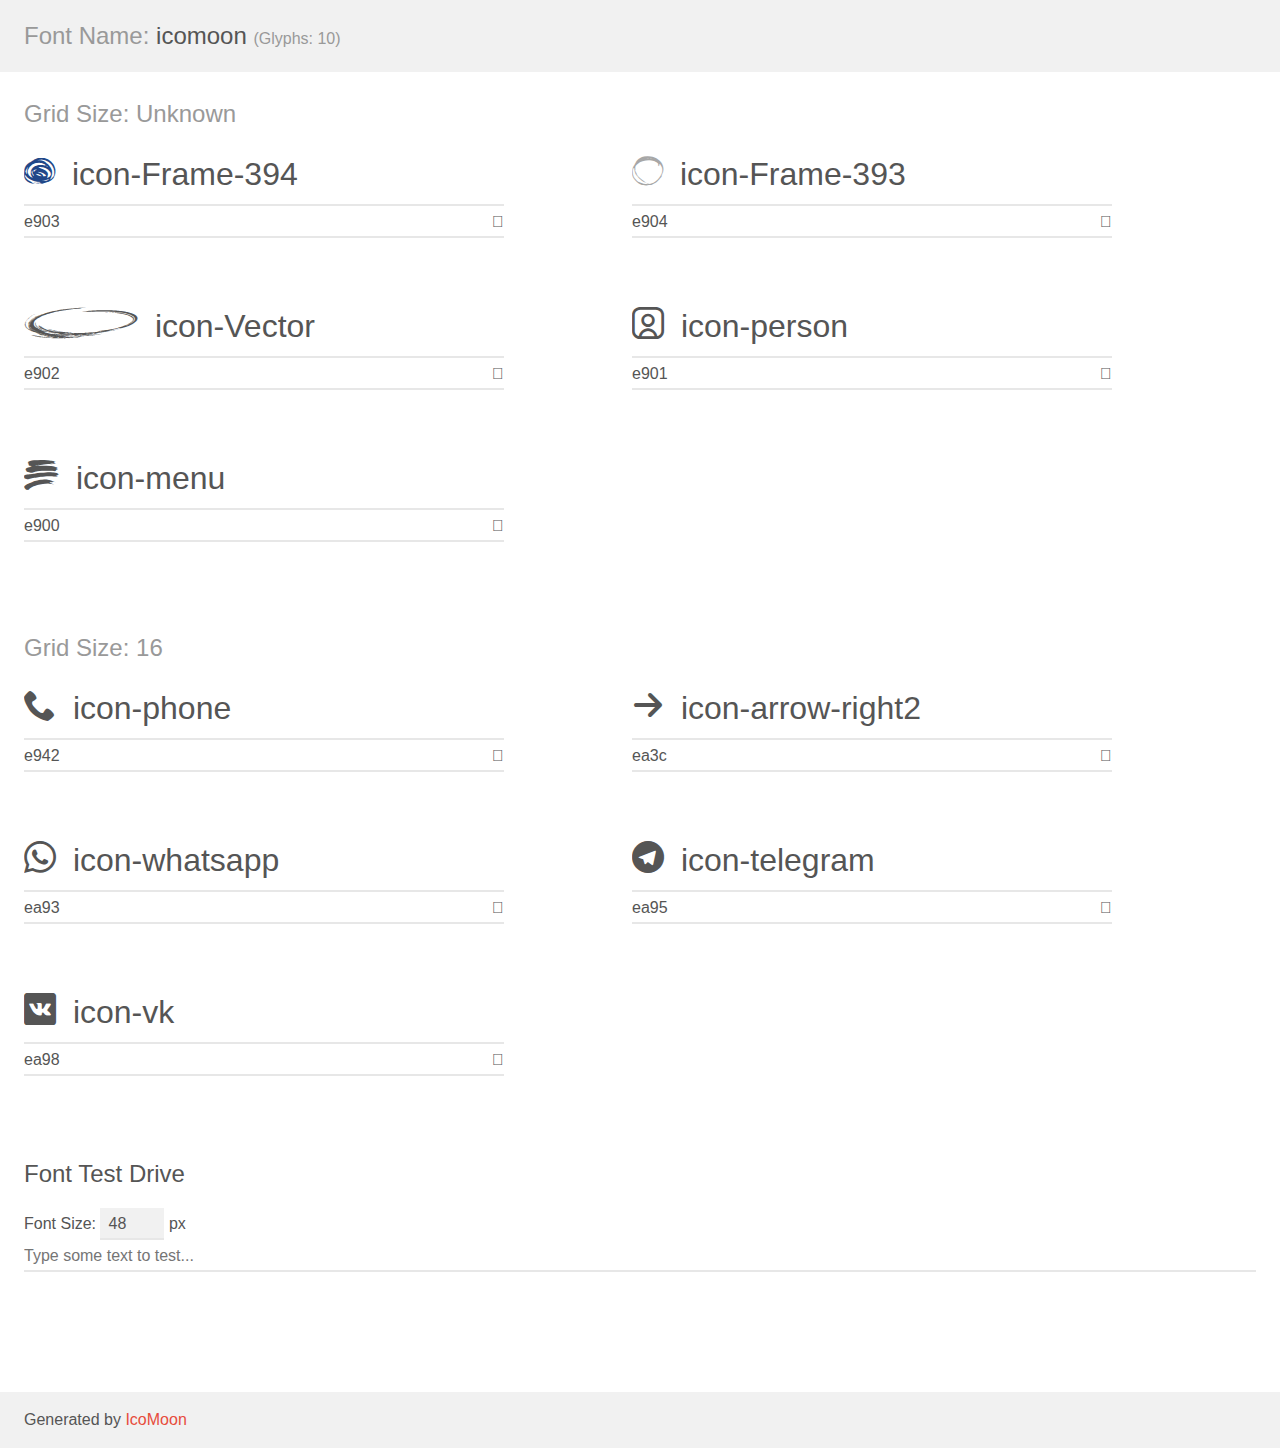
<file: icons/demo.html>
<!doctype html>
<html>
<head>
    <meta charset="utf-8">
    <title>IcoMoon Demo</title>
    <meta name="description" content="An Icon Font Generated By IcoMoon.io">
    <meta name="viewport" content="width=device-width, initial-scale=1">
    <link rel="stylesheet" href="demo-files/demo.css">
    <link rel="stylesheet" href="style.css"></head>
<body>
    <div class="bgc1 clearfix">
        <h1 class="mhmm mvm"><span class="fgc1">Font Name:</span> icomoon <small class="fgc1">(Glyphs:&nbsp;10)</small></h1>
    </div>
    <div class="clearfix mhl ptl">
        <h1 class="mvm mtn fgc1">Grid Size: Unknown</h1>
        <div class="glyph fs1">
            <div class="clearfix bshadow0 pbs">
                <span class="icon-Frame-394"></span>
                <span class="mls"> icon-Frame-394</span>
            </div>
            <fieldset class="fs0 size1of1 clearfix hidden-false">
                <input type="text" readonly value="e903" class="unit size1of2" />
                <input type="text" maxlength="1" readonly value="&#xe903;" class="unitRight size1of2 talign-right" />
            </fieldset>
            <div class="fs0 bshadow0 clearfix hidden-true">
                <span class="unit pvs fgc1">liga: </span>
                <input type="text" readonly value="" class="liga unitRight" />
            </div>
        </div>
        <div class="glyph fs1">
            <div class="clearfix bshadow0 pbs">
                <span class="icon-Frame-393"></span>
                <span class="mls"> icon-Frame-393</span>
            </div>
            <fieldset class="fs0 size1of1 clearfix hidden-false">
                <input type="text" readonly value="e904" class="unit size1of2" />
                <input type="text" maxlength="1" readonly value="&#xe904;" class="unitRight size1of2 talign-right" />
            </fieldset>
            <div class="fs0 bshadow0 clearfix hidden-true">
                <span class="unit pvs fgc1">liga: </span>
                <input type="text" readonly value="" class="liga unitRight" />
            </div>
        </div>
        <div class="glyph fs1">
            <div class="clearfix bshadow0 pbs">
                <span class="icon-Vector"></span>
                <span class="mls"> icon-Vector</span>
            </div>
            <fieldset class="fs0 size1of1 clearfix hidden-false">
                <input type="text" readonly value="e902" class="unit size1of2" />
                <input type="text" maxlength="1" readonly value="&#xe902;" class="unitRight size1of2 talign-right" />
            </fieldset>
            <div class="fs0 bshadow0 clearfix hidden-true">
                <span class="unit pvs fgc1">liga: </span>
                <input type="text" readonly value="" class="liga unitRight" />
            </div>
        </div>
        <div class="glyph fs1">
            <div class="clearfix bshadow0 pbs">
                <span class="icon-person"></span>
                <span class="mls"> icon-person</span>
            </div>
            <fieldset class="fs0 size1of1 clearfix hidden-false">
                <input type="text" readonly value="e901" class="unit size1of2" />
                <input type="text" maxlength="1" readonly value="&#xe901;" class="unitRight size1of2 talign-right" />
            </fieldset>
            <div class="fs0 bshadow0 clearfix hidden-true">
                <span class="unit pvs fgc1">liga: </span>
                <input type="text" readonly value="" class="liga unitRight" />
            </div>
        </div>
        <div class="glyph fs1">
            <div class="clearfix bshadow0 pbs">
                <span class="icon-menu"></span>
                <span class="mls"> icon-menu</span>
            </div>
            <fieldset class="fs0 size1of1 clearfix hidden-false">
                <input type="text" readonly value="e900" class="unit size1of2" />
                <input type="text" maxlength="1" readonly value="&#xe900;" class="unitRight size1of2 talign-right" />
            </fieldset>
            <div class="fs0 bshadow0 clearfix hidden-true">
                <span class="unit pvs fgc1">liga: </span>
                <input type="text" readonly value="" class="liga unitRight" />
            </div>
        </div>
    </div>
    <div class="clearfix mhl ptl">
        <h1 class="mvm mtn fgc1">Grid Size: 16</h1>
        <div class="glyph fs2">
            <div class="clearfix bshadow0 pbs">
                <span class="icon-phone"></span>
                <span class="mls"> icon-phone</span>
            </div>
            <fieldset class="fs0 size1of1 clearfix hidden-false">
                <input type="text" readonly value="e942" class="unit size1of2" />
                <input type="text" maxlength="1" readonly value="&#xe942;" class="unitRight size1of2 talign-right" />
            </fieldset>
            <div class="fs0 bshadow0 clearfix hidden-true">
                <span class="unit pvs fgc1">liga: </span>
                <input type="text" readonly value="phone, telephone" class="liga unitRight" />
            </div>
        </div>
        <div class="glyph fs2">
            <div class="clearfix bshadow0 pbs">
                <span class="icon-arrow-right2"></span>
                <span class="mls"> icon-arrow-right2</span>
            </div>
            <fieldset class="fs0 size1of1 clearfix hidden-false">
                <input type="text" readonly value="ea3c" class="unit size1of2" />
                <input type="text" maxlength="1" readonly value="&#xea3c;" class="unitRight size1of2 talign-right" />
            </fieldset>
            <div class="fs0 bshadow0 clearfix hidden-true">
                <span class="unit pvs fgc1">liga: </span>
                <input type="text" readonly value="arrow-right2, right4" class="liga unitRight" />
            </div>
        </div>
        <div class="glyph fs2">
            <div class="clearfix bshadow0 pbs">
                <span class="icon-whatsapp"></span>
                <span class="mls"> icon-whatsapp</span>
            </div>
            <fieldset class="fs0 size1of1 clearfix hidden-false">
                <input type="text" readonly value="ea93" class="unit size1of2" />
                <input type="text" maxlength="1" readonly value="&#xea93;" class="unitRight size1of2 talign-right" />
            </fieldset>
            <div class="fs0 bshadow0 clearfix hidden-true">
                <span class="unit pvs fgc1">liga: </span>
                <input type="text" readonly value="whatsapp, brand13" class="liga unitRight" />
            </div>
        </div>
        <div class="glyph fs2">
            <div class="clearfix bshadow0 pbs">
                <span class="icon-telegram"></span>
                <span class="mls"> icon-telegram</span>
            </div>
            <fieldset class="fs0 size1of1 clearfix hidden-false">
                <input type="text" readonly value="ea95" class="unit size1of2" />
                <input type="text" maxlength="1" readonly value="&#xea95;" class="unitRight size1of2 talign-right" />
            </fieldset>
            <div class="fs0 bshadow0 clearfix hidden-true">
                <span class="unit pvs fgc1">liga: </span>
                <input type="text" readonly value="telegram, brand15" class="liga unitRight" />
            </div>
        </div>
        <div class="glyph fs2">
            <div class="clearfix bshadow0 pbs">
                <span class="icon-vk"></span>
                <span class="mls"> icon-vk</span>
            </div>
            <fieldset class="fs0 size1of1 clearfix hidden-false">
                <input type="text" readonly value="ea98" class="unit size1of2" />
                <input type="text" maxlength="1" readonly value="&#xea98;" class="unitRight size1of2 talign-right" />
            </fieldset>
            <div class="fs0 bshadow0 clearfix hidden-true">
                <span class="unit pvs fgc1">liga: </span>
                <input type="text" readonly value="vk, brand18" class="liga unitRight" />
            </div>
        </div>
    </div>

    <!--[if gt IE 8]><!-->
    <div class="mhl clearfix mbl">
        <h1>Font Test Drive</h1>
        <label>
            Font Size: <input id="fontSize" type="number" class="textbox0 mbm"
            min="8" value="48" />
            px
        </label>
        <input id="testText" type="text" class="phl size1of1 mvl"
        placeholder="Type some text to test..." value=""/>
        <div id="testDrive" class="icon-" style="font-family: icomoon">&nbsp;
        </div>
    </div>
    <!--<![endif]-->
    <div class="bgc1 clearfix">
        <p class="mhl">Generated by <a href="https://icomoon.io/app">IcoMoon</a></p>
    </div>

    <script src="demo-files/demo.js"></script>
</body>
</html>
</file>
<file: fonts/stylesheet.css>
@font-face {
    font-family: 'RF Dewi Condensed';
    src: url('RFDewiCondensed-Regular.eot');
    src: local('RF Dewi Condensed Regular'), local('RFDewiCondensed-Regular'),
        url('RFDewiCondensed-Regular.eot?#iefix') format('embedded-opentype'),
        url('RFDewiCondensed-Regular.woff2') format('woff2'),
        url('RFDewiCondensed-Regular.woff') format('woff'),
        url('RFDewiCondensed-Regular.ttf') format('truetype');
    font-weight: normal;
    font-style: normal;
}

@font-face {
    font-family: 'RF Dewi Expanded';
    src: url('RFDewiExpanded-Black.eot');
    src: local('RF Dewi Expanded Black'), local('RFDewiExpanded-Black'),
        url('RFDewiExpanded-Black.eot?#iefix') format('embedded-opentype'),
        url('RFDewiExpanded-Black.woff2') format('woff2'),
        url('RFDewiExpanded-Black.woff') format('woff'),
        url('RFDewiExpanded-Black.ttf') format('truetype');
    font-weight: 900;
    font-style: normal;
}

@font-face {
    font-family: 'RF Dewi';
    src: url('RFDewi-Ultralight.eot');
    src: local('RF Dewi Ultralight'), local('RFDewi-Ultralight'),
        url('RFDewi-Ultralight.eot?#iefix') format('embedded-opentype'),
        url('RFDewi-Ultralight.woff2') format('woff2'),
        url('RFDewi-Ultralight.woff') format('woff'),
        url('RFDewi-Ultralight.ttf') format('truetype');
    font-weight: 200;
    font-style: normal;
}

@font-face {
    font-family: 'RF Dewi';
    src: url('RFDewi-Ultrabold.eot');
    src: local('RF Dewi Ultrabold'), local('RFDewi-Ultrabold'),
        url('RFDewi-Ultrabold.eot?#iefix') format('embedded-opentype'),
        url('RFDewi-Ultrabold.woff2') format('woff2'),
        url('RFDewi-Ultrabold.woff') format('woff'),
        url('RFDewi-Ultrabold.ttf') format('truetype');
    font-weight: 800;
    font-style: normal;
}

@font-face {
    font-family: 'RF Dewi';
    src: url('RFDewi-Black.eot');
    src: local('RF Dewi Black'), local('RFDewi-Black'),
        url('RFDewi-Black.eot?#iefix') format('embedded-opentype'),
        url('RFDewi-Black.woff2') format('woff2'),
        url('RFDewi-Black.woff') format('woff'),
        url('RFDewi-Black.ttf') format('truetype');
    font-weight: 900;
    font-style: normal;
}

@font-face {
    font-family: 'RF Dewi Condensed';
    src: url('RFDewiCondensed-Ultrabold.eot');
    src: local('RF Dewi Condensed Ultrabold'), local('RFDewiCondensed-Ultrabold'),
        url('RFDewiCondensed-Ultrabold.eot?#iefix') format('embedded-opentype'),
        url('RFDewiCondensed-Ultrabold.woff2') format('woff2'),
        url('RFDewiCondensed-Ultrabold.woff') format('woff'),
        url('RFDewiCondensed-Ultrabold.ttf') format('truetype');
    font-weight: 800;
    font-style: normal;
}

@font-face {
    font-family: 'RF Dewi Expanded';
    src: url('RFDewiExpanded-Ultrabold.eot');
    src: local('RF Dewi Expanded Ultrabold'), local('RFDewiExpanded-Ultrabold'),
        url('RFDewiExpanded-Ultrabold.eot?#iefix') format('embedded-opentype'),
        url('RFDewiExpanded-Ultrabold.woff2') format('woff2'),
        url('RFDewiExpanded-Ultrabold.woff') format('woff'),
        url('RFDewiExpanded-Ultrabold.ttf') format('truetype');
    font-weight: 800;
    font-style: normal;
}

@font-face {
    font-family: 'RF Dewi';
    src: url('RFDewi-LightItalic.eot');
    src: local('RF Dewi Light Italic'), local('RFDewi-LightItalic'),
        url('RFDewi-LightItalic.eot?#iefix') format('embedded-opentype'),
        url('RFDewi-LightItalic.woff2') format('woff2'),
        url('RFDewi-LightItalic.woff') format('woff'),
        url('RFDewi-LightItalic.ttf') format('truetype');
    font-weight: 300;
    font-style: italic;
}

@font-face {
    font-family: 'RF Dewi';
    src: url('RFDewi-Regular.eot');
    src: local('RF Dewi Regular'), local('RFDewi-Regular'),
        url('RFDewi-Regular.eot?#iefix') format('embedded-opentype'),
        url('RFDewi-Regular.woff2') format('woff2'),
        url('RFDewi-Regular.woff') format('woff'),
        url('RFDewi-Regular.ttf') format('truetype');
    font-weight: normal;
    font-style: normal;
}

@font-face {
    font-family: 'RF Dewi Extended';
    src: url('RFDewiExtended-Bold.eot');
    src: local('RF Dewi Extended Bold'), local('RFDewiExtended-Bold'),
        url('RFDewiExtended-Bold.eot?#iefix') format('embedded-opentype'),
        url('RFDewiExtended-Bold.woff2') format('woff2'),
        url('RFDewiExtended-Bold.woff') format('woff'),
        url('RFDewiExtended-Bold.ttf') format('truetype');
    font-weight: bold;
    font-style: normal;
}

@font-face {
    font-family: 'RF Dewi';
    src: url('RFDewi-Semibold.eot');
    src: local('RF Dewi Semibold'), local('RFDewi-Semibold'),
        url('RFDewi-Semibold.eot?#iefix') format('embedded-opentype'),
        url('RFDewi-Semibold.woff2') format('woff2'),
        url('RFDewi-Semibold.woff') format('woff'),
        url('RFDewi-Semibold.ttf') format('truetype');
    font-weight: 600;
    font-style: normal;
}

@font-face {
    font-family: 'RF Dewi Expanded';
    src: url('RFDewiExpanded-BlackItalic.eot');
    src: local('RF Dewi Expanded Black Italic'), local('RFDewiExpanded-BlackItalic'),
        url('RFDewiExpanded-BlackItalic.eot?#iefix') format('embedded-opentype'),
        url('RFDewiExpanded-BlackItalic.woff2') format('woff2'),
        url('RFDewiExpanded-BlackItalic.woff') format('woff'),
        url('RFDewiExpanded-BlackItalic.ttf') format('truetype');
    font-weight: 900;
    font-style: italic;
}

@font-face {
    font-family: 'RF Dewi Condensed';
    src: url('RFDewiCondensed-ThinItalic.eot');
    src: local('RF Dewi Condensed Thin Italic'), local('RFDewiCondensed-ThinItalic'),
        url('RFDewiCondensed-ThinItalic.eot?#iefix') format('embedded-opentype'),
        url('RFDewiCondensed-ThinItalic.woff2') format('woff2'),
        url('RFDewiCondensed-ThinItalic.woff') format('woff'),
        url('RFDewiCondensed-ThinItalic.ttf') format('truetype');
    font-weight: 100;
    font-style: italic;
}

@font-face {
    font-family: 'RF Dewi Extended';
    src: url('RFDewiExtended-Light.eot');
    src: local('RF Dewi Extended Light'), local('RFDewiExtended-Light'),
        url('RFDewiExtended-Light.eot?#iefix') format('embedded-opentype'),
        url('RFDewiExtended-Light.woff2') format('woff2'),
        url('RFDewiExtended-Light.woff') format('woff'),
        url('RFDewiExtended-Light.ttf') format('truetype');
    font-weight: 300;
    font-style: normal;
}

@font-face {
    font-family: 'RF Dewi Extended';
    src: url('RFDewiExtended-Black.eot');
    src: local('RF Dewi Extended Black'), local('RFDewiExtended-Black'),
        url('RFDewiExtended-Black.eot?#iefix') format('embedded-opentype'),
        url('RFDewiExtended-Black.woff2') format('woff2'),
        url('RFDewiExtended-Black.woff') format('woff'),
        url('RFDewiExtended-Black.ttf') format('truetype');
    font-weight: 900;
    font-style: normal;
}

@font-face {
    font-family: 'RF Dewi Extended';
    src: url('RFDewiExtended-Regular.eot');
    src: local('RF Dewi Extended Regular'), local('RFDewiExtended-Regular'),
        url('RFDewiExtended-Regular.eot?#iefix') format('embedded-opentype'),
        url('RFDewiExtended-Regular.woff2') format('woff2'),
        url('RFDewiExtended-Regular.woff') format('woff'),
        url('RFDewiExtended-Regular.ttf') format('truetype');
    font-weight: normal;
    font-style: normal;
}

@font-face {
    font-family: 'RF Dewi';
    src: url('RFDewi-Bold.eot');
    src: local('RF Dewi Bold'), local('RFDewi-Bold'),
        url('RFDewi-Bold.eot?#iefix') format('embedded-opentype'),
        url('RFDewi-Bold.woff2') format('woff2'),
        url('RFDewi-Bold.woff') format('woff'),
        url('RFDewi-Bold.ttf') format('truetype');
    font-weight: bold;
    font-style: normal;
}

@font-face {
    font-family: 'RF Dewi Condensed';
    src: url('RFDewiCondensed-Semibold.eot');
    src: local('RF Dewi Condensed Semibold'), local('RFDewiCondensed-Semibold'),
        url('RFDewiCondensed-Semibold.eot?#iefix') format('embedded-opentype'),
        url('RFDewiCondensed-Semibold.woff2') format('woff2'),
        url('RFDewiCondensed-Semibold.woff') format('woff'),
        url('RFDewiCondensed-Semibold.ttf') format('truetype');
    font-weight: 600;
    font-style: normal;
}

@font-face {
    font-family: 'RF Dewi Condensed';
    src: url('RFDewiCondensed-Black.eot');
    src: local('RF Dewi Condensed Black'), local('RFDewiCondensed-Black'),
        url('RFDewiCondensed-Black.eot?#iefix') format('embedded-opentype'),
        url('RFDewiCondensed-Black.woff2') format('woff2'),
        url('RFDewiCondensed-Black.woff') format('woff'),
        url('RFDewiCondensed-Black.ttf') format('truetype');
    font-weight: 900;
    font-style: normal;
}

@font-face {
    font-family: 'RF Dewi';
    src: url('RFDewi-UltralightItalic.eot');
    src: local('RF Dewi Ultralight Italic'), local('RFDewi-UltralightItalic'),
        url('RFDewi-UltralightItalic.eot?#iefix') format('embedded-opentype'),
        url('RFDewi-UltralightItalic.woff2') format('woff2'),
        url('RFDewi-UltralightItalic.woff') format('woff'),
        url('RFDewi-UltralightItalic.ttf') format('truetype');
    font-weight: 200;
    font-style: italic;
}

@font-face {
    font-family: 'RF Dewi Extended';
    src: url('RFDewiExtended-UltralightItalic.eot');
    src: local('RF Dewi Extended Ultralight Italic'), local('RFDewiExtended-UltralightItalic'),
        url('RFDewiExtended-UltralightItalic.eot?#iefix') format('embedded-opentype'),
        url('RFDewiExtended-UltralightItalic.woff2') format('woff2'),
        url('RFDewiExtended-UltralightItalic.woff') format('woff'),
        url('RFDewiExtended-UltralightItalic.ttf') format('truetype');
    font-weight: 200;
    font-style: italic;
}

@font-face {
    font-family: 'RF Dewi Extended';
    src: url('RFDewiExtended-UltraboldItalic.eot');
    src: local('RF Dewi Extended Ultrabold Italic'), local('RFDewiExtended-UltraboldItalic'),
        url('RFDewiExtended-UltraboldItalic.eot?#iefix') format('embedded-opentype'),
        url('RFDewiExtended-UltraboldItalic.woff2') format('woff2'),
        url('RFDewiExtended-UltraboldItalic.woff') format('woff'),
        url('RFDewiExtended-UltraboldItalic.ttf') format('truetype');
    font-weight: 800;
    font-style: italic;
}

@font-face {
    font-family: 'RF Dewi Expanded';
    src: url('RFDewiExpanded-UltralightItalic.eot');
    src: local('RF Dewi Expanded Ultralight Italic'), local('RFDewiExpanded-UltralightItalic'),
        url('RFDewiExpanded-UltralightItalic.eot?#iefix') format('embedded-opentype'),
        url('RFDewiExpanded-UltralightItalic.woff2') format('woff2'),
        url('RFDewiExpanded-UltralightItalic.woff') format('woff'),
        url('RFDewiExpanded-UltralightItalic.ttf') format('truetype');
    font-weight: 200;
    font-style: italic;
}

@font-face {
    font-family: 'RF Dewi Condensed';
    src: url('RFDewiCondensed-UltraboldItalic.eot');
    src: local('RF Dewi Condensed Ultrabold Italic'), local('RFDewiCondensed-UltraboldItalic'),
        url('RFDewiCondensed-UltraboldItalic.eot?#iefix') format('embedded-opentype'),
        url('RFDewiCondensed-UltraboldItalic.woff2') format('woff2'),
        url('RFDewiCondensed-UltraboldItalic.woff') format('woff'),
        url('RFDewiCondensed-UltraboldItalic.ttf') format('truetype');
    font-weight: 800;
    font-style: italic;
}

@font-face {
    font-family: 'RF Dewi Extended';
    src: url('RFDewiExtended-Italic.eot');
    src: local('RF Dewi Extended Italic'), local('RFDewiExtended-Italic'),
        url('RFDewiExtended-Italic.eot?#iefix') format('embedded-opentype'),
        url('RFDewiExtended-Italic.woff2') format('woff2'),
        url('RFDewiExtended-Italic.woff') format('woff'),
        url('RFDewiExtended-Italic.ttf') format('truetype');
    font-weight: normal;
    font-style: italic;
}

@font-face {
    font-family: 'RF Dewi Extended';
    src: url('RFDewiExtended-Ultrabold.eot');
    src: local('RF Dewi Extended Ultrabold'), local('RFDewiExtended-Ultrabold'),
        url('RFDewiExtended-Ultrabold.eot?#iefix') format('embedded-opentype'),
        url('RFDewiExtended-Ultrabold.woff2') format('woff2'),
        url('RFDewiExtended-Ultrabold.woff') format('woff'),
        url('RFDewiExtended-Ultrabold.ttf') format('truetype');
    font-weight: 800;
    font-style: normal;
}

@font-face {
    font-family: 'RF Dewi Extended';
    src: url('RFDewiExtended-LightItalic.eot');
    src: local('RF Dewi Extended Light Italic'), local('RFDewiExtended-LightItalic'),
        url('RFDewiExtended-LightItalic.eot?#iefix') format('embedded-opentype'),
        url('RFDewiExtended-LightItalic.woff2') format('woff2'),
        url('RFDewiExtended-LightItalic.woff') format('woff'),
        url('RFDewiExtended-LightItalic.ttf') format('truetype');
    font-weight: 300;
    font-style: italic;
}

@font-face {
    font-family: 'RF Dewi Extended';
    src: url('RFDewiExtended-Thin.eot');
    src: local('RF Dewi Extended Thin'), local('RFDewiExtended-Thin'),
        url('RFDewiExtended-Thin.eot?#iefix') format('embedded-opentype'),
        url('RFDewiExtended-Thin.woff2') format('woff2'),
        url('RFDewiExtended-Thin.woff') format('woff'),
        url('RFDewiExtended-Thin.ttf') format('truetype');
    font-weight: 100;
    font-style: normal;
}

@font-face {
    font-family: 'RF Dewi Condensed';
    src: url('RFDewiCondensed-Thin.eot');
    src: local('RF Dewi Condensed Thin'), local('RFDewiCondensed-Thin'),
        url('RFDewiCondensed-Thin.eot?#iefix') format('embedded-opentype'),
        url('RFDewiCondensed-Thin.woff2') format('woff2'),
        url('RFDewiCondensed-Thin.woff') format('woff'),
        url('RFDewiCondensed-Thin.ttf') format('truetype');
    font-weight: 100;
    font-style: normal;
}

@font-face {
    font-family: 'RF Dewi Expanded';
    src: url('RFDewiExpanded-BoldItalic.eot');
    src: local('RF Dewi Expanded Bold Italic'), local('RFDewiExpanded-BoldItalic'),
        url('RFDewiExpanded-BoldItalic.eot?#iefix') format('embedded-opentype'),
        url('RFDewiExpanded-BoldItalic.woff2') format('woff2'),
        url('RFDewiExpanded-BoldItalic.woff') format('woff'),
        url('RFDewiExpanded-BoldItalic.ttf') format('truetype');
    font-weight: bold;
    font-style: italic;
}

@font-face {
    font-family: 'RF Dewi Extended';
    src: url('RFDewiExtended-Semibold.eot');
    src: local('RF Dewi Extended Semibold'), local('RFDewiExtended-Semibold'),
        url('RFDewiExtended-Semibold.eot?#iefix') format('embedded-opentype'),
        url('RFDewiExtended-Semibold.woff2') format('woff2'),
        url('RFDewiExtended-Semibold.woff') format('woff'),
        url('RFDewiExtended-Semibold.ttf') format('truetype');
    font-weight: 600;
    font-style: normal;
}

@font-face {
    font-family: 'RF Dewi Expanded';
    src: url('RFDewiExpanded-Regular.eot');
    src: local('RF Dewi Expanded Regular'), local('RFDewiExpanded-Regular'),
        url('RFDewiExpanded-Regular.eot?#iefix') format('embedded-opentype'),
        url('RFDewiExpanded-Regular.woff2') format('woff2'),
        url('RFDewiExpanded-Regular.woff') format('woff'),
        url('RFDewiExpanded-Regular.ttf') format('truetype');
    font-weight: normal;
    font-style: normal;
}

@font-face {
    font-family: 'RF Dewi Condensed';
    src: url('RFDewiCondensed-Ultralight.eot');
    src: local('RF Dewi Condensed Ultralight'), local('RFDewiCondensed-Ultralight'),
        url('RFDewiCondensed-Ultralight.eot?#iefix') format('embedded-opentype'),
        url('RFDewiCondensed-Ultralight.woff2') format('woff2'),
        url('RFDewiCondensed-Ultralight.woff') format('woff'),
        url('RFDewiCondensed-Ultralight.ttf') format('truetype');
    font-weight: 200;
    font-style: normal;
}

@font-face {
    font-family: 'RF Dewi Extended';
    src: url('RFDewiExtended-SemiboldItalic.eot');
    src: local('RF Dewi Extended Semibold Italic'), local('RFDewiExtended-SemiboldItalic'),
        url('RFDewiExtended-SemiboldItalic.eot?#iefix') format('embedded-opentype'),
        url('RFDewiExtended-SemiboldItalic.woff2') format('woff2'),
        url('RFDewiExtended-SemiboldItalic.woff') format('woff'),
        url('RFDewiExtended-SemiboldItalic.ttf') format('truetype');
    font-weight: 600;
    font-style: italic;
}

@font-face {
    font-family: 'RF Dewi Condensed';
    src: url('RFDewiCondensed-BlackItalic.eot');
    src: local('RF Dewi Condensed Black Italic'), local('RFDewiCondensed-BlackItalic'),
        url('RFDewiCondensed-BlackItalic.eot?#iefix') format('embedded-opentype'),
        url('RFDewiCondensed-BlackItalic.woff2') format('woff2'),
        url('RFDewiCondensed-BlackItalic.woff') format('woff'),
        url('RFDewiCondensed-BlackItalic.ttf') format('truetype');
    font-weight: 900;
    font-style: italic;
}

@font-face {
    font-family: 'RF Dewi';
    src: url('RFDewi-BoldItalic.eot');
    src: local('RF Dewi Bold Italic'), local('RFDewi-BoldItalic'),
        url('RFDewi-BoldItalic.eot?#iefix') format('embedded-opentype'),
        url('RFDewi-BoldItalic.woff2') format('woff2'),
        url('RFDewi-BoldItalic.woff') format('woff'),
        url('RFDewi-BoldItalic.ttf') format('truetype');
    font-weight: bold;
    font-style: italic;
}

@font-face {
    font-family: 'RF Dewi Expanded';
    src: url('RFDewiExpanded-UltraboldItalic.eot');
    src: local('RF Dewi Expanded Ultrabold Italic'), local('RFDewiExpanded-UltraboldItalic'),
        url('RFDewiExpanded-UltraboldItalic.eot?#iefix') format('embedded-opentype'),
        url('RFDewiExpanded-UltraboldItalic.woff2') format('woff2'),
        url('RFDewiExpanded-UltraboldItalic.woff') format('woff'),
        url('RFDewiExpanded-UltraboldItalic.ttf') format('truetype');
    font-weight: 800;
    font-style: italic;
}

@font-face {
    font-family: 'RF Dewi Expanded';
    src: url('RFDewiExpanded-Thin.eot');
    src: local('RF Dewi Expanded Thin'), local('RFDewiExpanded-Thin'),
        url('RFDewiExpanded-Thin.eot?#iefix') format('embedded-opentype'),
        url('RFDewiExpanded-Thin.woff2') format('woff2'),
        url('RFDewiExpanded-Thin.woff') format('woff'),
        url('RFDewiExpanded-Thin.ttf') format('truetype');
    font-weight: 100;
    font-style: normal;
}

@font-face {
    font-family: 'RF Dewi Expanded';
    src: url('RFDewiExpanded-Semibold.eot');
    src: local('RF Dewi Expanded Semibold'), local('RFDewiExpanded-Semibold'),
        url('RFDewiExpanded-Semibold.eot?#iefix') format('embedded-opentype'),
        url('RFDewiExpanded-Semibold.woff2') format('woff2'),
        url('RFDewiExpanded-Semibold.woff') format('woff'),
        url('RFDewiExpanded-Semibold.ttf') format('truetype');
    font-weight: 600;
    font-style: normal;
}

@font-face {
    font-family: 'RF Dewi Condensed';
    src: url('RFDewiCondensed-UltralightItalic.eot');
    src: local('RF Dewi Condensed Ultralight Italic'), local('RFDewiCondensed-UltralightItalic'),
        url('RFDewiCondensed-UltralightItalic.eot?#iefix') format('embedded-opentype'),
        url('RFDewiCondensed-UltralightItalic.woff2') format('woff2'),
        url('RFDewiCondensed-UltralightItalic.woff') format('woff'),
        url('RFDewiCondensed-UltralightItalic.ttf') format('truetype');
    font-weight: 200;
    font-style: italic;
}

@font-face {
    font-family: 'RF Dewi Expanded';
    src: url('RFDewiExpanded-LightItalic.eot');
    src: local('RF Dewi Expanded Light Italic'), local('RFDewiExpanded-LightItalic'),
        url('RFDewiExpanded-LightItalic.eot?#iefix') format('embedded-opentype'),
        url('RFDewiExpanded-LightItalic.woff2') format('woff2'),
        url('RFDewiExpanded-LightItalic.woff') format('woff'),
        url('RFDewiExpanded-LightItalic.ttf') format('truetype');
    font-weight: 300;
    font-style: italic;
}

@font-face {
    font-family: 'RF Dewi Condensed';
    src: url('RFDewiCondensed-Bold.eot');
    src: local('RF Dewi Condensed Bold'), local('RFDewiCondensed-Bold'),
        url('RFDewiCondensed-Bold.eot?#iefix') format('embedded-opentype'),
        url('RFDewiCondensed-Bold.woff2') format('woff2'),
        url('RFDewiCondensed-Bold.woff') format('woff'),
        url('RFDewiCondensed-Bold.ttf') format('truetype');
    font-weight: bold;
    font-style: normal;
}

@font-face {
    font-family: 'RF Dewi Expanded';
    src: url('RFDewiExpanded-ThinItalic.eot');
    src: local('RF Dewi Expanded Thin Italic'), local('RFDewiExpanded-ThinItalic'),
        url('RFDewiExpanded-ThinItalic.eot?#iefix') format('embedded-opentype'),
        url('RFDewiExpanded-ThinItalic.woff2') format('woff2'),
        url('RFDewiExpanded-ThinItalic.woff') format('woff'),
        url('RFDewiExpanded-ThinItalic.ttf') format('truetype');
    font-weight: 100;
    font-style: italic;
}

@font-face {
    font-family: 'RF Dewi';
    src: url('RFDewi-ThinItalic.eot');
    src: local('RF Dewi Thin Italic'), local('RFDewi-ThinItalic'),
        url('RFDewi-ThinItalic.eot?#iefix') format('embedded-opentype'),
        url('RFDewi-ThinItalic.woff2') format('woff2'),
        url('RFDewi-ThinItalic.woff') format('woff'),
        url('RFDewi-ThinItalic.ttf') format('truetype');
    font-weight: 100;
    font-style: italic;
}

@font-face {
    font-family: 'RF Dewi Condensed';
    src: url('RFDewiCondensed-Italic.eot');
    src: local('RF Dewi Condensed Italic'), local('RFDewiCondensed-Italic'),
        url('RFDewiCondensed-Italic.eot?#iefix') format('embedded-opentype'),
        url('RFDewiCondensed-Italic.woff2') format('woff2'),
        url('RFDewiCondensed-Italic.woff') format('woff'),
        url('RFDewiCondensed-Italic.ttf') format('truetype');
    font-weight: normal;
    font-style: italic;
}

@font-face {
    font-family: 'RF Dewi';
    src: url('RFDewi-UltraboldItalic.eot');
    src: local('RF Dewi Ultrabold Italic'), local('RFDewi-UltraboldItalic'),
        url('RFDewi-UltraboldItalic.eot?#iefix') format('embedded-opentype'),
        url('RFDewi-UltraboldItalic.woff2') format('woff2'),
        url('RFDewi-UltraboldItalic.woff') format('woff'),
        url('RFDewi-UltraboldItalic.ttf') format('truetype');
    font-weight: 800;
    font-style: italic;
}

@font-face {
    font-family: 'RF Dewi Expanded';
    src: url('RFDewiExpanded-Light.eot');
    src: local('RF Dewi Expanded Light'), local('RFDewiExpanded-Light'),
        url('RFDewiExpanded-Light.eot?#iefix') format('embedded-opentype'),
        url('RFDewiExpanded-Light.woff2') format('woff2'),
        url('RFDewiExpanded-Light.woff') format('woff'),
        url('RFDewiExpanded-Light.ttf') format('truetype');
    font-weight: 300;
    font-style: normal;
}

@font-face {
    font-family: 'RF Dewi Expanded';
    src: url('RFDewiExpanded-Italic.eot');
    src: local('RF Dewi Expanded Italic'), local('RFDewiExpanded-Italic'),
        url('RFDewiExpanded-Italic.eot?#iefix') format('embedded-opentype'),
        url('RFDewiExpanded-Italic.woff2') format('woff2'),
        url('RFDewiExpanded-Italic.woff') format('woff'),
        url('RFDewiExpanded-Italic.ttf') format('truetype');
    font-weight: normal;
    font-style: italic;
}

@font-face {
    font-family: 'RF Dewi';
    src: url('RFDewi-Light.eot');
    src: local('RF Dewi Light'), local('RFDewi-Light'),
        url('RFDewi-Light.eot?#iefix') format('embedded-opentype'),
        url('RFDewi-Light.woff2') format('woff2'),
        url('RFDewi-Light.woff') format('woff'),
        url('RFDewi-Light.ttf') format('truetype');
    font-weight: 300;
    font-style: normal;
}

@font-face {
    font-family: 'RF Dewi Expanded';
    src: url('RFDewiExpanded-SemiboldItalic.eot');
    src: local('RF Dewi Expanded Semibold Italic'), local('RFDewiExpanded-SemiboldItalic'),
        url('RFDewiExpanded-SemiboldItalic.eot?#iefix') format('embedded-opentype'),
        url('RFDewiExpanded-SemiboldItalic.woff2') format('woff2'),
        url('RFDewiExpanded-SemiboldItalic.woff') format('woff'),
        url('RFDewiExpanded-SemiboldItalic.ttf') format('truetype');
    font-weight: 600;
    font-style: italic;
}

@font-face {
    font-family: 'RF Dewi Extended';
    src: url('RFDewiExtended-BoldItalic.eot');
    src: local('RF Dewi Extended Bold Italic'), local('RFDewiExtended-BoldItalic'),
        url('RFDewiExtended-BoldItalic.eot?#iefix') format('embedded-opentype'),
        url('RFDewiExtended-BoldItalic.woff2') format('woff2'),
        url('RFDewiExtended-BoldItalic.woff') format('woff'),
        url('RFDewiExtended-BoldItalic.ttf') format('truetype');
    font-weight: bold;
    font-style: italic;
}

@font-face {
    font-family: 'RF Dewi';
    src: url('RFDewi-Thin.eot');
    src: local('RF Dewi Thin'), local('RFDewi-Thin'),
        url('RFDewi-Thin.eot?#iefix') format('embedded-opentype'),
        url('RFDewi-Thin.woff2') format('woff2'),
        url('RFDewi-Thin.woff') format('woff'),
        url('RFDewi-Thin.ttf') format('truetype');
    font-weight: 100;
    font-style: normal;
}

@font-face {
    font-family: 'RF Dewi Extended';
    src: url('RFDewiExtended-BlackItalic.eot');
    src: local('RF Dewi Extended Black Italic'), local('RFDewiExtended-BlackItalic'),
        url('RFDewiExtended-BlackItalic.eot?#iefix') format('embedded-opentype'),
        url('RFDewiExtended-BlackItalic.woff2') format('woff2'),
        url('RFDewiExtended-BlackItalic.woff') format('woff'),
        url('RFDewiExtended-BlackItalic.ttf') format('truetype');
    font-weight: 900;
    font-style: italic;
}

@font-face {
    font-family: 'RF Dewi Expanded';
    src: url('RFDewiExpanded-Ultralight.eot');
    src: local('RF Dewi Expanded Ultralight'), local('RFDewiExpanded-Ultralight'),
        url('RFDewiExpanded-Ultralight.eot?#iefix') format('embedded-opentype'),
        url('RFDewiExpanded-Ultralight.woff2') format('woff2'),
        url('RFDewiExpanded-Ultralight.woff') format('woff'),
        url('RFDewiExpanded-Ultralight.ttf') format('truetype');
    font-weight: 200;
    font-style: normal;
}

@font-face {
    font-family: 'RF Dewi Condensed';
    src: url('RFDewiCondensed-Light.eot');
    src: local('RF Dewi Condensed Light'), local('RFDewiCondensed-Light'),
        url('RFDewiCondensed-Light.eot?#iefix') format('embedded-opentype'),
        url('RFDewiCondensed-Light.woff2') format('woff2'),
        url('RFDewiCondensed-Light.woff') format('woff'),
        url('RFDewiCondensed-Light.ttf') format('truetype');
    font-weight: 300;
    font-style: normal;
}

@font-face {
    font-family: 'RF Dewi Extended';
    src: url('RFDewiExtended-Ultralight.eot');
    src: local('RF Dewi Extended Ultralight'), local('RFDewiExtended-Ultralight'),
        url('RFDewiExtended-Ultralight.eot?#iefix') format('embedded-opentype'),
        url('RFDewiExtended-Ultralight.woff2') format('woff2'),
        url('RFDewiExtended-Ultralight.woff') format('woff'),
        url('RFDewiExtended-Ultralight.ttf') format('truetype');
    font-weight: 200;
    font-style: normal;
}

@font-face {
    font-family: 'RF Dewi Extended';
    src: url('RFDewiExtended-ThinItalic.eot');
    src: local('RF Dewi Extended Thin Italic'), local('RFDewiExtended-ThinItalic'),
        url('RFDewiExtended-ThinItalic.eot?#iefix') format('embedded-opentype'),
        url('RFDewiExtended-ThinItalic.woff2') format('woff2'),
        url('RFDewiExtended-ThinItalic.woff') format('woff'),
        url('RFDewiExtended-ThinItalic.ttf') format('truetype');
    font-weight: 100;
    font-style: italic;
}

@font-face {
    font-family: 'RF Dewi Expanded';
    src: url('RFDewiExpanded-Bold.eot');
    src: local('RF Dewi Expanded Bold'), local('RFDewiExpanded-Bold'),
        url('RFDewiExpanded-Bold.eot?#iefix') format('embedded-opentype'),
        url('RFDewiExpanded-Bold.woff2') format('woff2'),
        url('RFDewiExpanded-Bold.woff') format('woff'),
        url('RFDewiExpanded-Bold.ttf') format('truetype');
    font-weight: bold;
    font-style: normal;
}

@font-face {
    font-family: 'RF Dewi';
    src: url('RFDewi-Italic.eot');
    src: local('RF Dewi Italic'), local('RFDewi-Italic'),
        url('RFDewi-Italic.eot?#iefix') format('embedded-opentype'),
        url('RFDewi-Italic.woff2') format('woff2'),
        url('RFDewi-Italic.woff') format('woff'),
        url('RFDewi-Italic.ttf') format('truetype');
    font-weight: normal;
    font-style: italic;
}

@font-face {
    font-family: 'RF Dewi Condensed';
    src: url('RFDewiCondensed-SemiboldItalic.eot');
    src: local('RF Dewi Condensed Semibold Italic'), local('RFDewiCondensed-SemiboldItalic'),
        url('RFDewiCondensed-SemiboldItalic.eot?#iefix') format('embedded-opentype'),
        url('RFDewiCondensed-SemiboldItalic.woff2') format('woff2'),
        url('RFDewiCondensed-SemiboldItalic.woff') format('woff'),
        url('RFDewiCondensed-SemiboldItalic.ttf') format('truetype');
    font-weight: 600;
    font-style: italic;
}

@font-face {
    font-family: 'RF Dewi Condensed';
    src: url('RFDewiCondensed-LightItalic.eot');
    src: local('RF Dewi Condensed Light Italic'), local('RFDewiCondensed-LightItalic'),
        url('RFDewiCondensed-LightItalic.eot?#iefix') format('embedded-opentype'),
        url('RFDewiCondensed-LightItalic.woff2') format('woff2'),
        url('RFDewiCondensed-LightItalic.woff') format('woff'),
        url('RFDewiCondensed-LightItalic.ttf') format('truetype');
    font-weight: 300;
    font-style: italic;
}

@font-face {
    font-family: 'RF Dewi Condensed';
    src: url('RFDewiCondensed-BoldItalic.eot');
    src: local('RF Dewi Condensed Bold Italic'), local('RFDewiCondensed-BoldItalic'),
        url('RFDewiCondensed-BoldItalic.eot?#iefix') format('embedded-opentype'),
        url('RFDewiCondensed-BoldItalic.woff2') format('woff2'),
        url('RFDewiCondensed-BoldItalic.woff') format('woff'),
        url('RFDewiCondensed-BoldItalic.ttf') format('truetype');
    font-weight: bold;
    font-style: italic;
}

@font-face {
    font-family: 'RF Dewi';
    src: url('RFDewi-BlackItalic.eot');
    src: local('RF Dewi Black Italic'), local('RFDewi-BlackItalic'),
        url('RFDewi-BlackItalic.eot?#iefix') format('embedded-opentype'),
        url('RFDewi-BlackItalic.woff2') format('woff2'),
        url('RFDewi-BlackItalic.woff') format('woff'),
        url('RFDewi-BlackItalic.ttf') format('truetype');
    font-weight: 900;
    font-style: italic;
}

@font-face {
    font-family: 'RF Dewi';
    src: url('RFDewi-SemiboldItalic.eot');
    src: local('RF Dewi Semibold Italic'), local('RFDewi-SemiboldItalic'),
        url('RFDewi-SemiboldItalic.eot?#iefix') format('embedded-opentype'),
        url('RFDewi-SemiboldItalic.woff2') format('woff2'),
        url('RFDewi-SemiboldItalic.woff') format('woff'),
        url('RFDewi-SemiboldItalic.ttf') format('truetype');
    font-weight: 600;
    font-style: italic;
}
</file>
<file: icons/demo-files/demo.css>
body {
  padding: 0;
  margin: 0;
  font-family: sans-serif;
  font-size: 1em;
  line-height: 1.5;
  color: #555;
  background: #fff;
}
h1 {
  font-size: 1.5em;
  font-weight: normal;
}
small {
  font-size: .66666667em;
}
a {
  color: #e74c3c;
  text-decoration: none;
}
a:hover, a:focus {
  box-shadow: 0 1px #e74c3c;
}
.bshadow0, input {
  box-shadow: inset 0 -2px #e7e7e7;
}
input:hover {
  box-shadow: inset 0 -2px #ccc;
}
input, fieldset {
  font-family: sans-serif;
  font-size: 1em;
  margin: 0;
  padding: 0;
  border: 0;
}
input {
  color: inherit;
  line-height: 1.5;
  height: 1.5em;
  padding: .25em 0;
}
input:focus {
  outline: none;
  box-shadow: inset 0 -2px #449fdb;
}
.glyph {
  font-size: 16px;
  width: 15em;
  padding-bottom: 1em;
  margin-right: 4em;
  margin-bottom: 1em;
  float: left;
  overflow: hidden;
}
.liga {
  width: 80%;
  width: calc(100% - 2.5em);
}
.talign-right {
  text-align: right;
}
.talign-center {
  text-align: center;
}
.bgc1 {
  background: #f1f1f1;
}
.fgc1 {
  color: #999;
}
.fgc0 {
  color: #000;
}
p {
  margin-top: 1em;
  margin-bottom: 1em;
}
.mvm {
  margin-top: .75em;
  margin-bottom: .75em;
}
.mtn {
  margin-top: 0;
}
.mtl, .mal {
  margin-top: 1.5em;
}
.mbl, .mal {
  margin-bottom: 1.5em;
}
.mal, .mhl {
  margin-left: 1.5em;
  margin-right: 1.5em;
}
.mhmm {
  margin-left: 1em;
  margin-right: 1em;
}
.mls {
  margin-left: .25em;
}
.ptl {
  padding-top: 1.5em;
}
.pbs, .pvs {
  padding-bottom: .25em;
}
.pvs, .pts {
  padding-top: .25em;
}
.unit {
  float: left;
}
.unitRight {
  float: right;
}
.size1of2 {
  width: 50%;
}
.size1of1 {
  width: 100%;
}
.clearfix:before, .clearfix:after {
  content: " ";
  display: table;
}
.clearfix:after {
  clear: both;
}
.hidden-true {
  display: none;
}
.textbox0 {
  width: 3em;
  background: #f1f1f1;
  padding: .25em .5em;
  line-height: 1.5;
  height: 1.5em;
}
#testDrive {
  display: block;
  padding-top: 24px;
  line-height: 1.5;
}
.fs0 {
  font-size: 16px;
}
.fs1 {
  font-size: 32px;
}
.fs2 {
  font-size: 32px;
}
</file>
<file: icons/style.css>
@font-face {
  font-family: 'icomoon';
  src:  url('fonts/icomoon.eot?ytc39o');
  src:  url('fonts/icomoon.eot?ytc39o#iefix') format('embedded-opentype'),
    url('fonts/icomoon.ttf?ytc39o') format('truetype'),
    url('fonts/icomoon.woff?ytc39o') format('woff'),
    url('fonts/icomoon.svg?ytc39o#icomoon') format('svg');
  font-weight: normal;
  font-style: normal;
  font-display: block;
}

[class^="icon-"], [class*=" icon-"] {
  /* use !important to prevent issues with browser extensions that change fonts */
  font-family: 'icomoon';
  speak: never;
  font-style: normal;
  font-weight: normal;
  font-variant: normal;
  text-transform: none;
  line-height: 1;

  /* Better Font Rendering =========== */
  -webkit-font-smoothing: antialiased;
  -moz-osx-font-smoothing: grayscale;
}

.icon-Frame-394:before {
  content: "\e903";
  color: #214788;
}
.icon-Frame-393:before {
  content: "\e904";
  color: #a7a7a7;
}
.icon-Vector:before {
  content: "\e902";
}
.icon-person:before {
  content: "\e901";
}
.icon-menu:before {
  content: "\e900";
}
.icon-phone:before {
  content: "\e942";
}
.icon-arrow-right2:before {
  content: "\ea3c";
}
.icon-whatsapp:before {
  content: "\ea93";
}
.icon-telegram:before {
  content: "\ea95";
}
.icon-vk:before {
  content: "\ea98";
}
</file>
